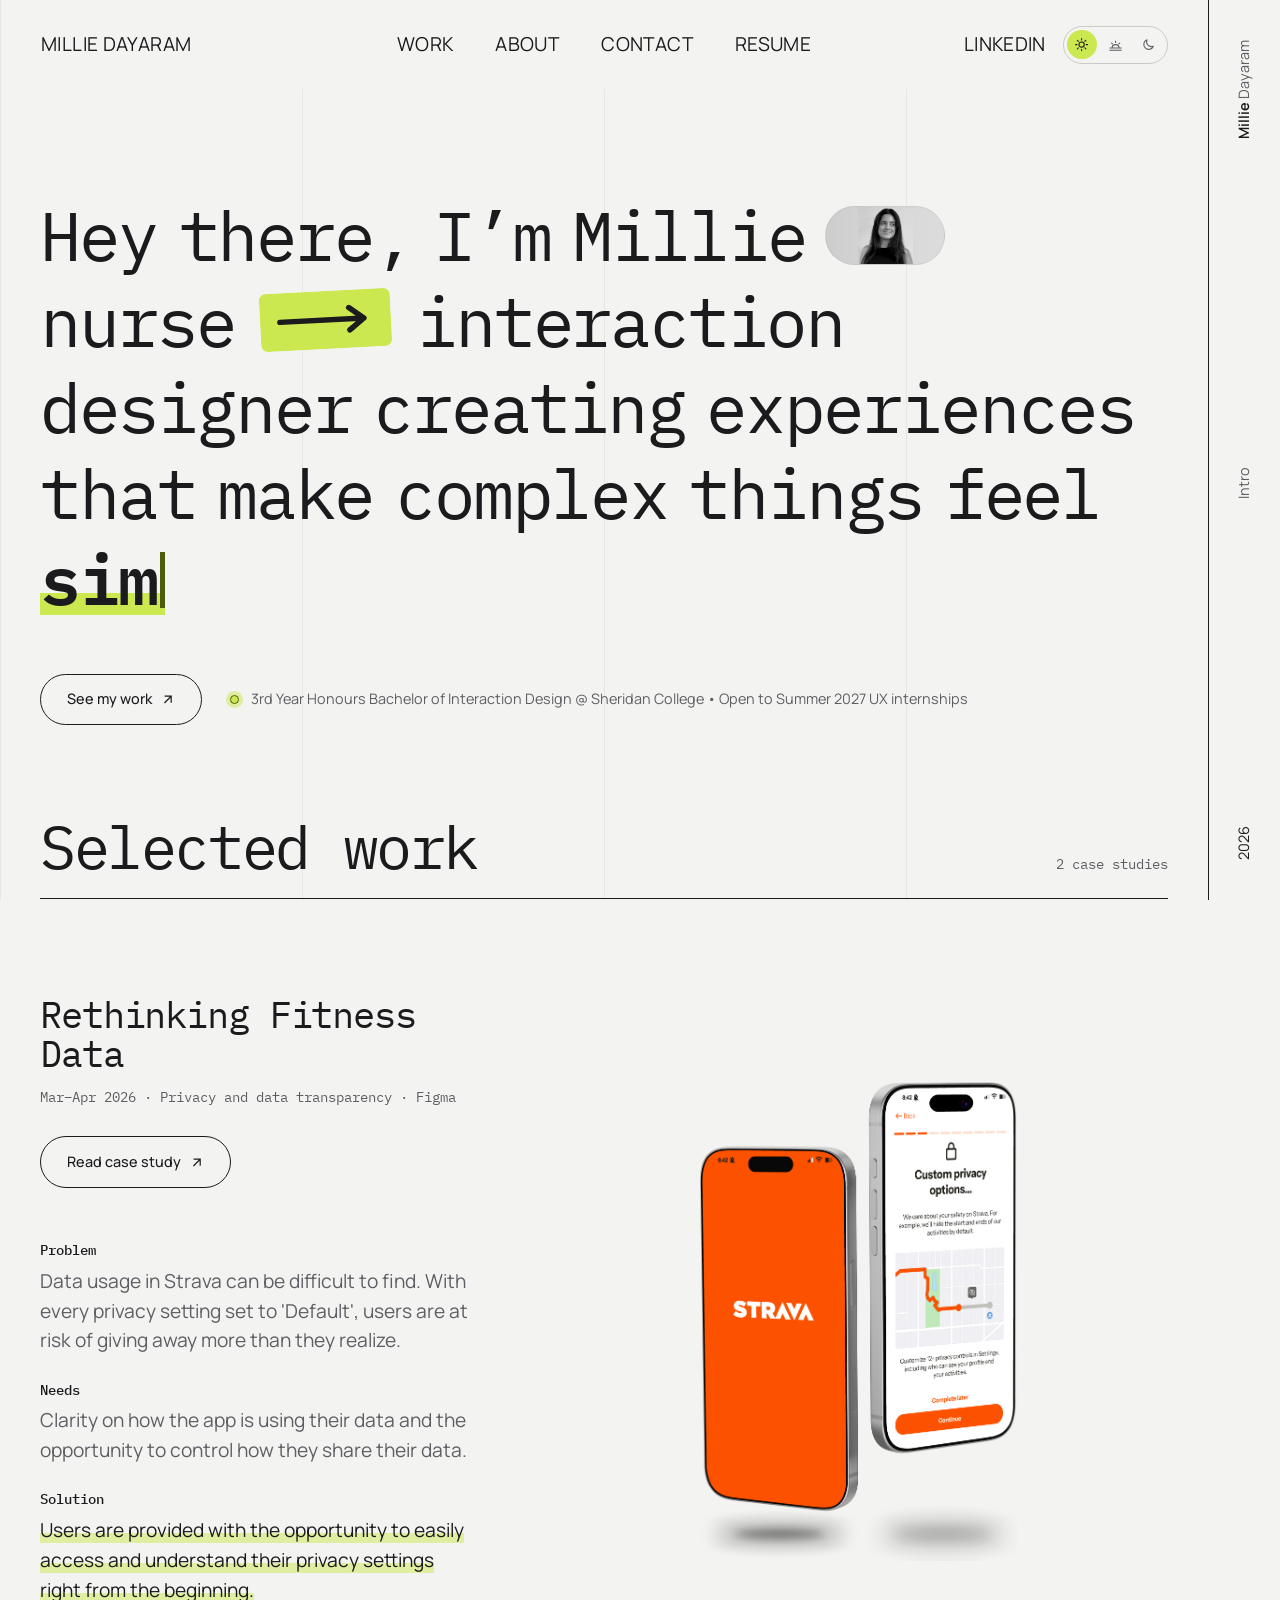
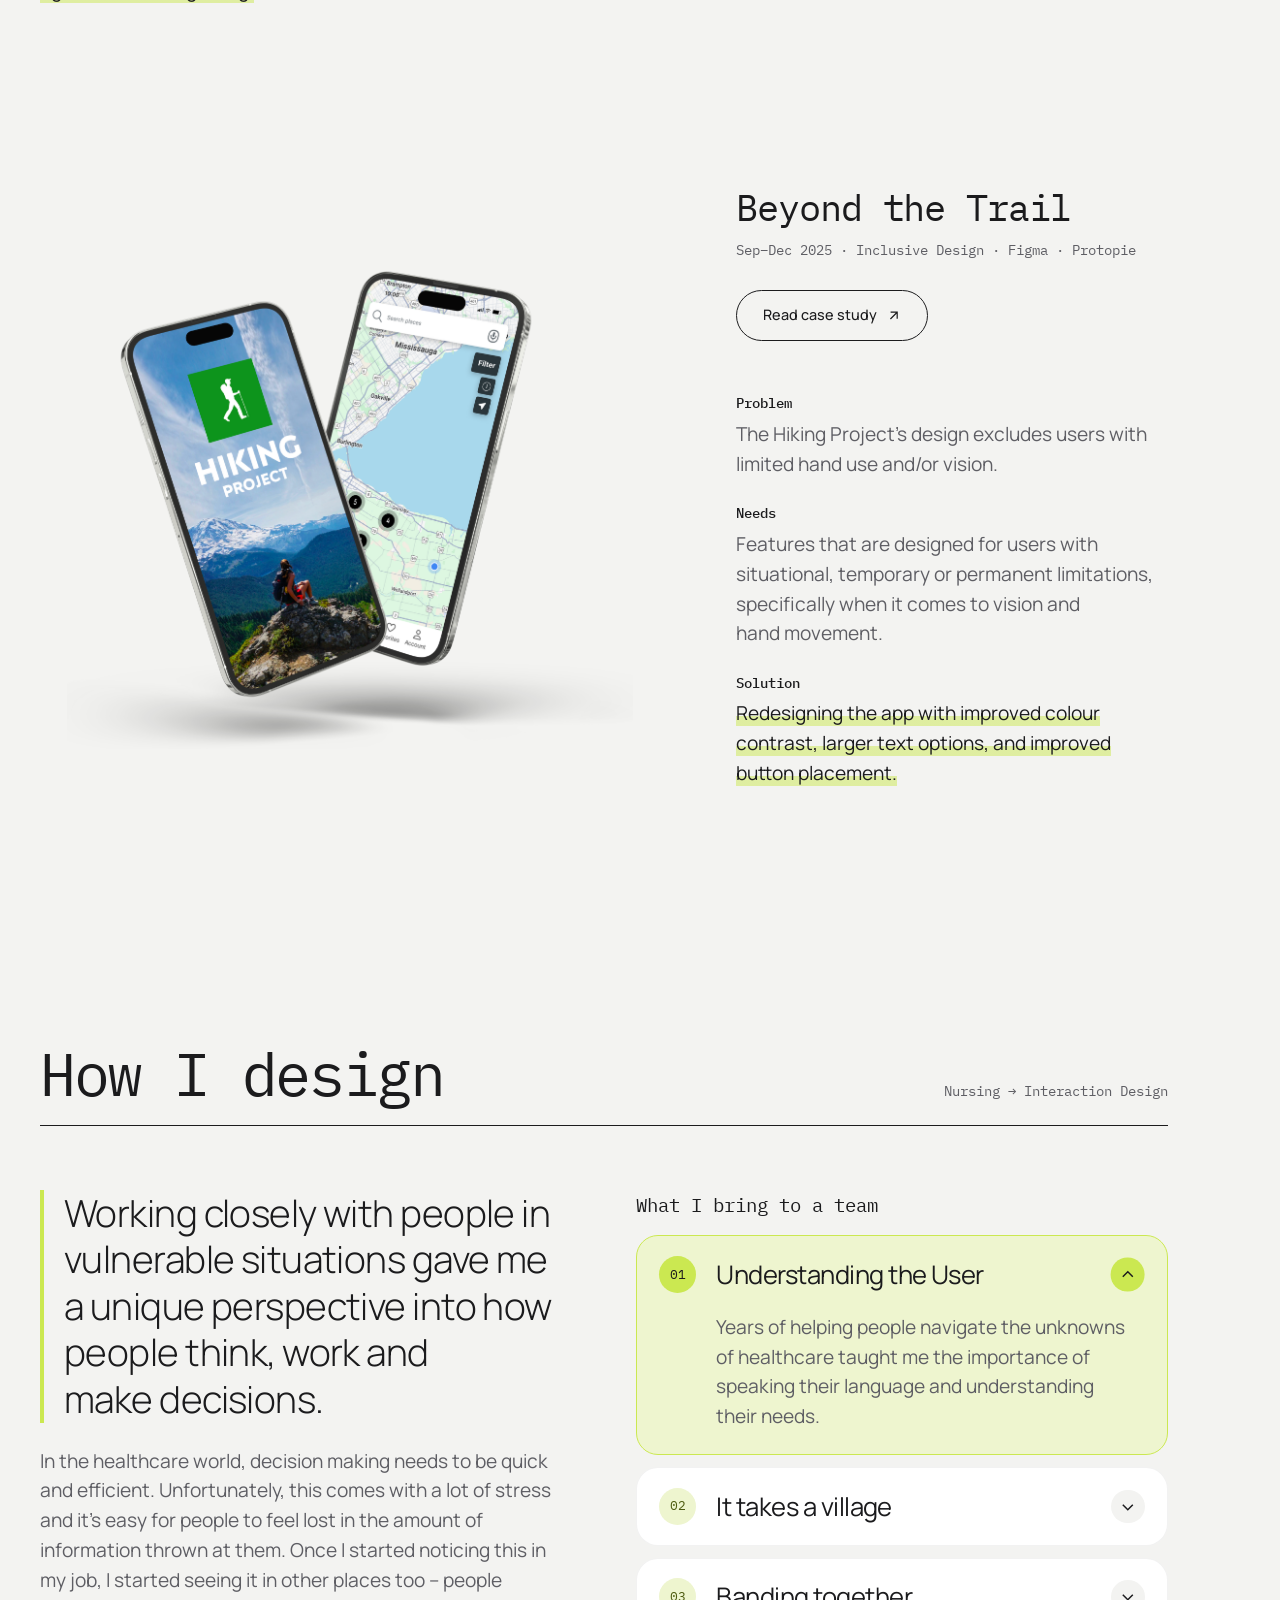
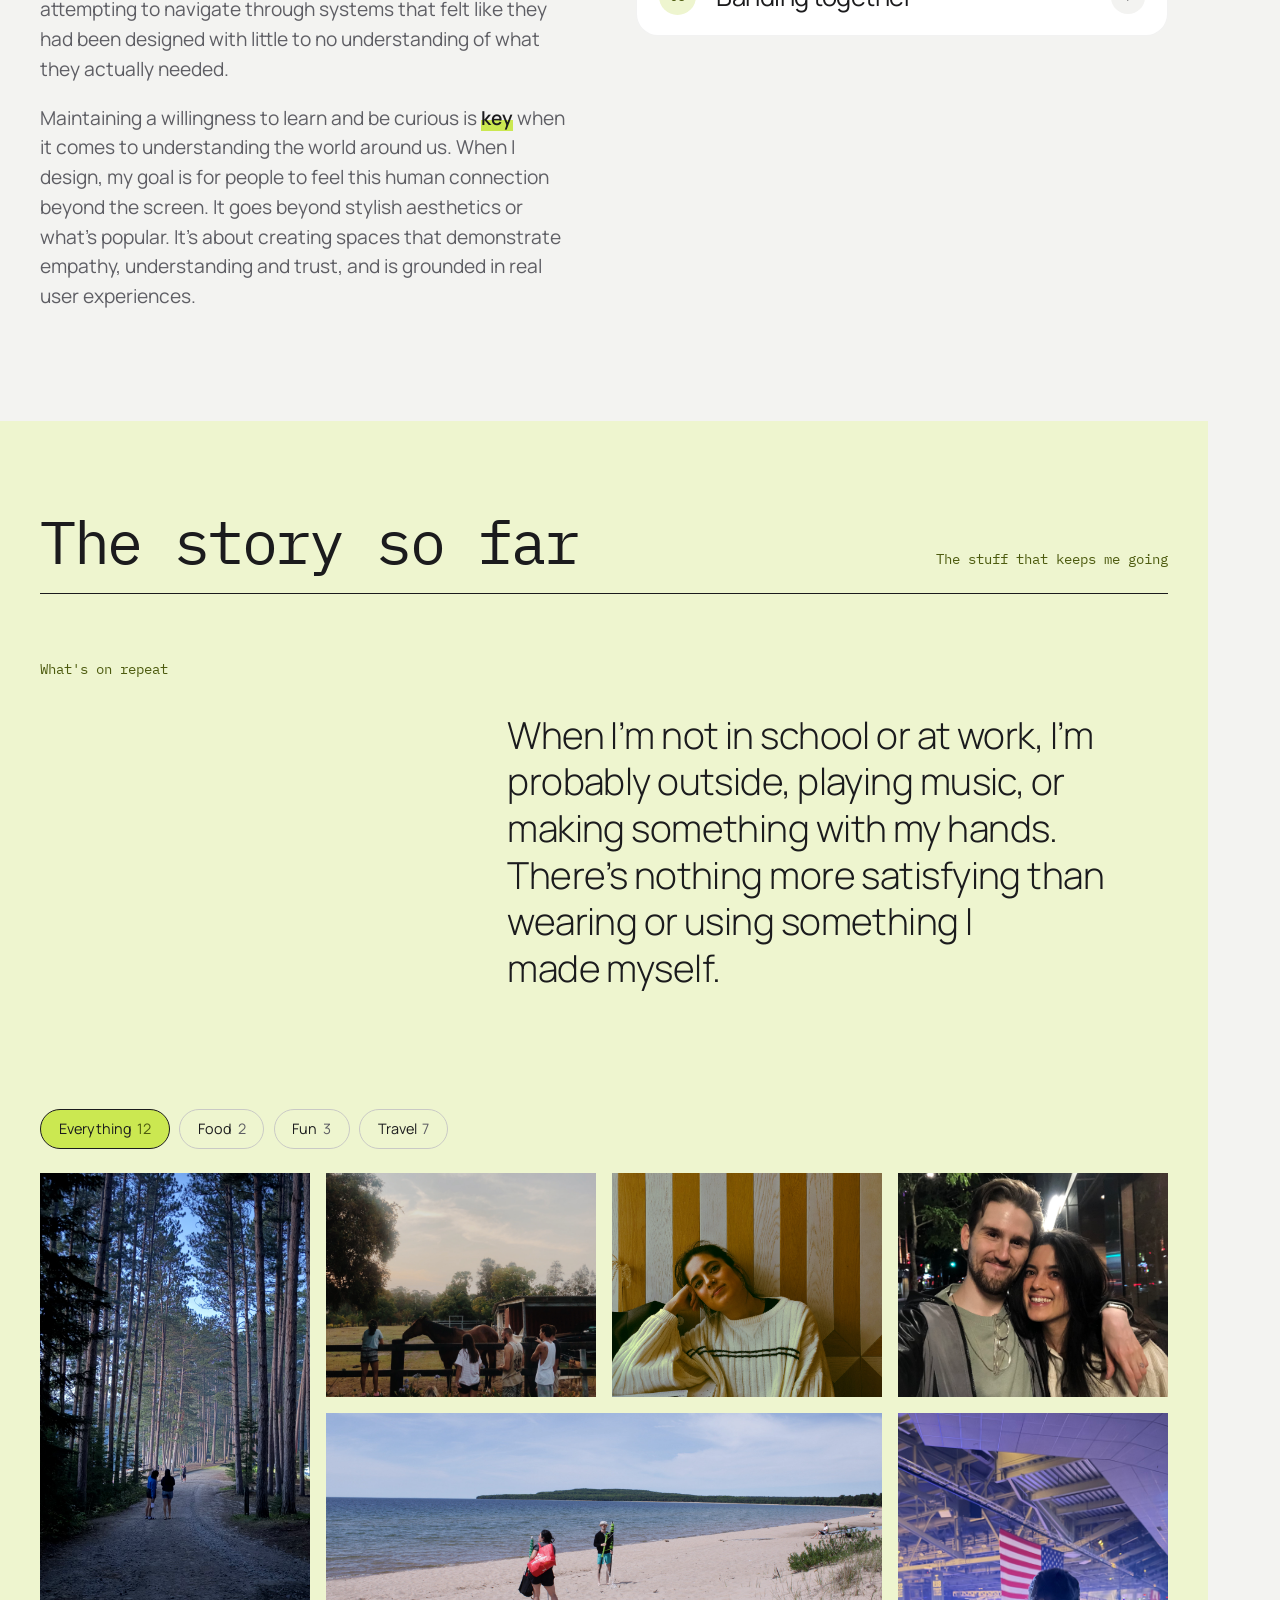
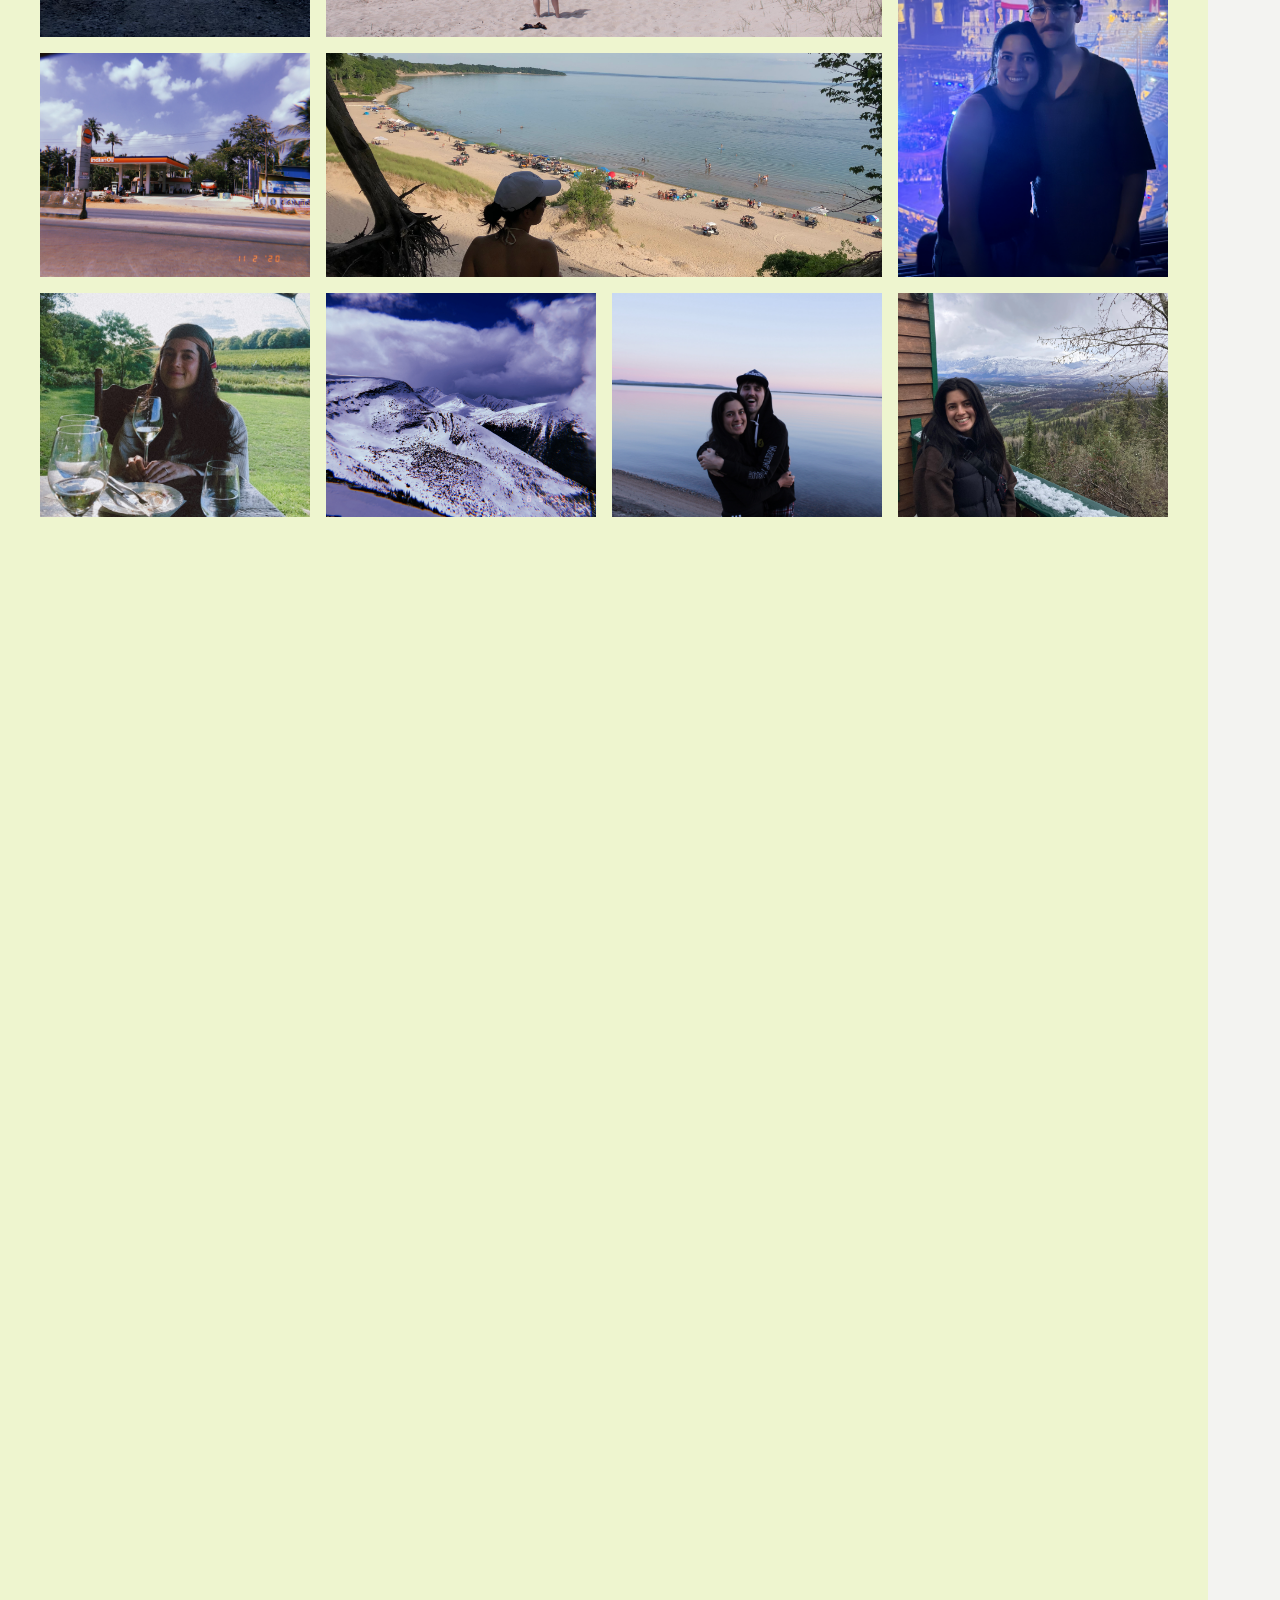
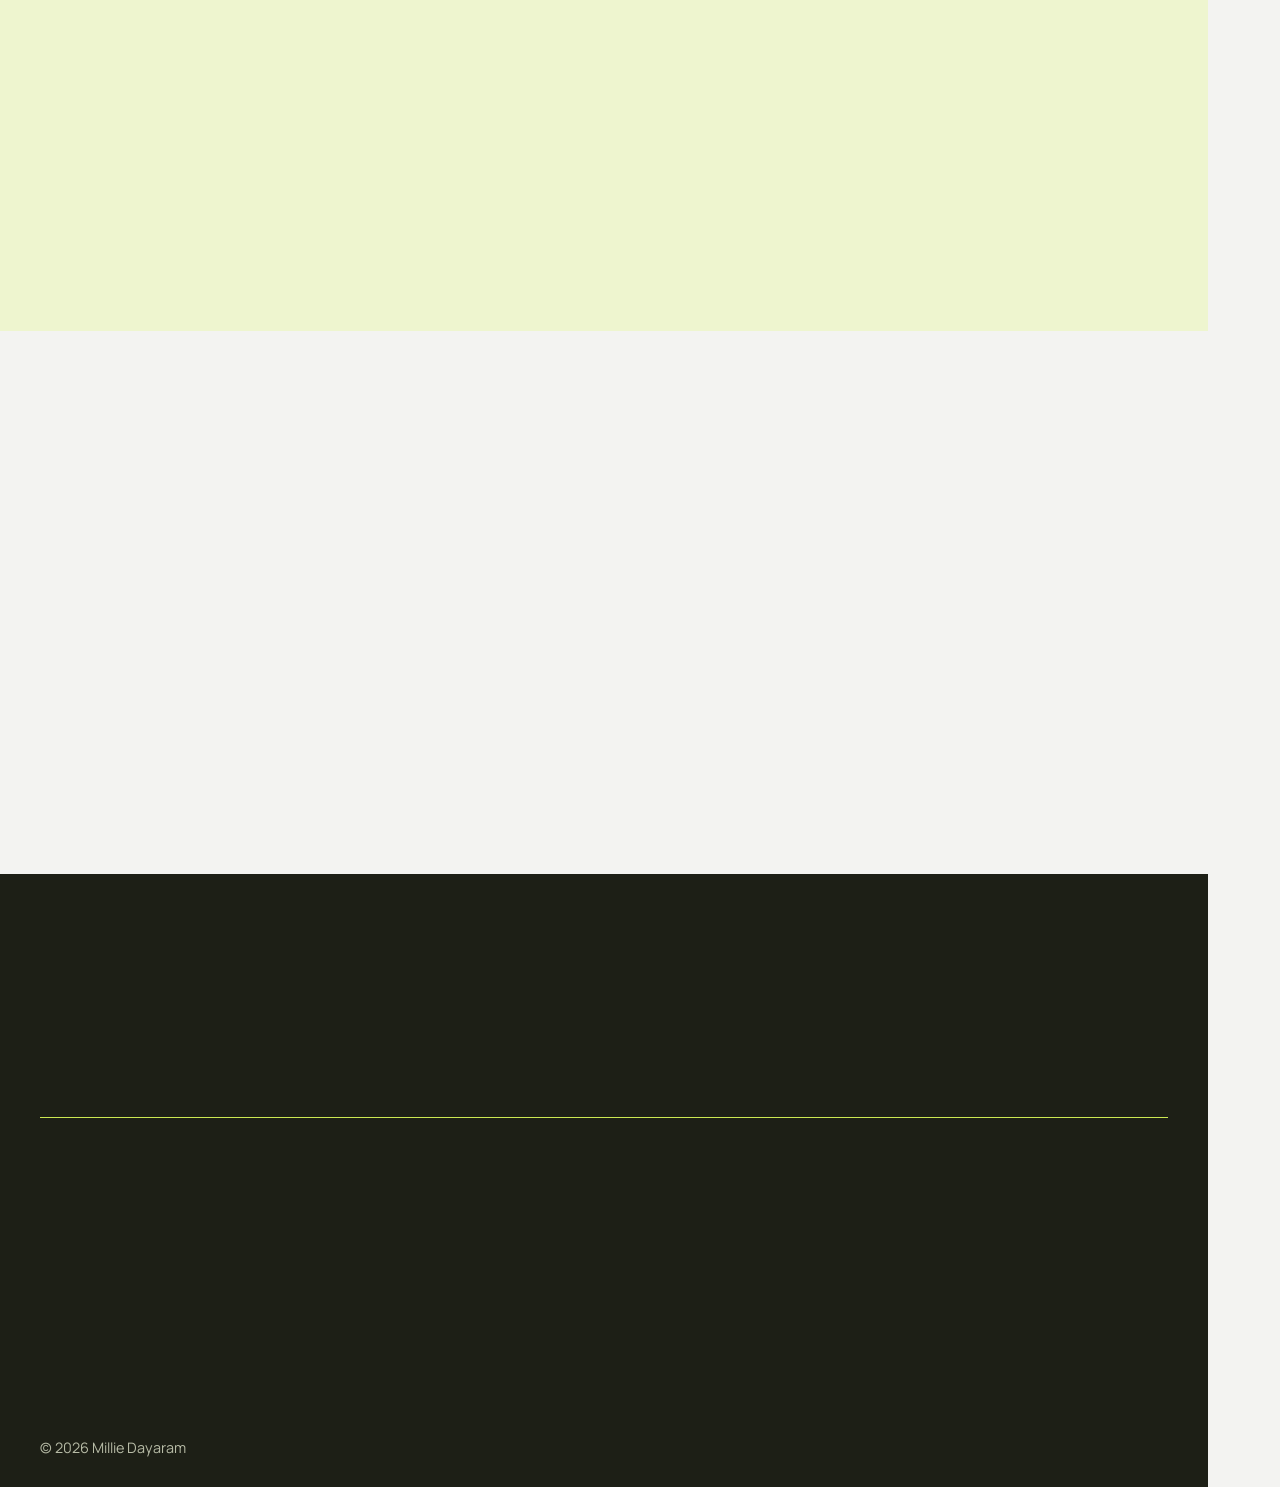
<file: index.html>
<!doctype html>
<html lang="en">
<head>
  <meta charset="utf-8">
  <meta name="viewport" content="width=device-width, initial-scale=1">
  <title>Millie Dayaram — Interaction Designer</title>
  <meta name="description" content="Portfolio of Millie Dayaram, an interaction design student and former registered nurse designing calm, clear experiences for people under pressure.">
  <link rel="preconnect" href="https://fonts.googleapis.com">
  <link rel="preconnect" href="https://fonts.gstatic.com" crossorigin>
  <link href="https://fonts.googleapis.com/css2?family=IBM+Plex+Mono:wght@400;500&family=Manrope:wght@300;400;500;600;700&display=swap" rel="stylesheet">
  <link rel="stylesheet" href="styles.css">
</head>
<body>
  <a class="skip-link" href="#main">Skip to content</a>
  <div class="grid-lines" aria-hidden="true"></div>

  <aside class="rail" aria-hidden="true">
    <span class="rail__label"><strong>Millie</strong> Dayaram</span>
    <span class="rail__label" data-rail-section>Intro</span>
    <span class="rail__section">2026</span>
  </aside>

  <div class="page">
    <header class="site-header wrap">
      <a class="site-header__name" href="index.html">Millie Dayaram</a>
      <nav class="site-nav" aria-label="Main">
        <ul>
          <li><a href="#work">Work</a></li>
          <li><a href="#approach">About</a></li>
          <li><a href="#contact">Contact</a></li>
          <!-- Put your resume PDF in the main folder and update the link -->
          <li><a href="resume.pdf">Resume</a></li>
        </ul>
      </nav>
       <a class="site-header__extra" href="https://www.linkedin.com/in/millie-dayaram" target="_blank" rel="noopener">LinkedIn</a>
    </header>

    <main id="main">
      <!-- ============ Intro ============ -->
      <section class="hero wrap" id="intro" data-section="Intro" aria-labelledby="intro-title">
        <h1 class="hero__statement" id="intro-title" data-typewriter>
          Hey there, I’m Millie <img class="hero__portrait" src="images/millie-pill.jpg" alt="Portrait of Millie smiling" width="577" height="600"> <span class="nowrap">nurse <span class="hero__arrow">→</span></span> interaction designer creating experiences that make complex things feel <a href="#approach"><span class="tw-word">simple</span></a>
        </h1>
        <div class="hero__meta">
          <a class="pill" href="#work">
            See my work
            <svg viewBox="0 0 24 24" aria-hidden="true"><path fill="currentColor" d="M6 6v2h8.59L5 17.59 6.41 19 16 9.41V18h2V6z"/></svg>
          </a>
          <p><span class="status-dot" aria-hidden="true"></span>3rd Year Honours Bachelor of Interaction Design @ Sheridan College • Open to Summer 2027 UX internships</p>
        </div>
      </section>

      <!-- ============ Work ============ -->
      <section class="section wrap" id="work" data-section="Work" aria-labelledby="work-title">
        <div class="section-title">
          <h2 id="work-title">Selected work</h2>
          <span>2 case studies</span>
        </div>

      <!-- Project: ChequeMate -->
        <!-- <article class="project">
          <div class="project__text">
            <h3 class="project__title"><a href="chequemate.html">ChequeMate</a></h3>
            <p class="project__when">Nov 2026 · Financial resilience · <span class="todo">Figma</span></p>
            <div class="project__link-row">
              <a class="pill" href="chequemate.html">
                Read case study
                <svg viewBox="0 0 24 24" aria-hidden="true"><path fill="currentColor" d="M6 6v2h8.59L5 17.59 6.41 19 16 9.41V18h2V6z"/></svg>
              </a>
            </div>
            <dl class="pnr">
              <dt>Problem</dt>
              <dd><span class="todo">An unexpected expense, like a job loss, car repair or rent increase, can throw people's finances off track, and most banking apps only show what has already happened.</span></dd>
              <dt>Needs</dt>
              <dd><span class="todo">A clear picture of how prepared they are for a financial shock, and simple, realistic steps to recover from one.</span></dd>
              <dt>Solution</dt>
              <dd><span class="todo">A financial resilience engine, built on banking data from 4,500 accounts, that tests a customer's finances against a shock and turns the result into a step-by-step plan, with challenges and badges to keep them motivated.</span></dd>
            </dl>
          </div>
          <div class="project__media">
            <img class="project__img" src="images/chequemate/chequemate-mockup.png" alt="The ChequeMate app on a phone, showing a customer's financial resilience plan.">
          </div> -->
        
        </article><!-- Strava -->
        <article class="project">
          <div class="project__text">
            <h3 class="project__title"><a href="fitness-app.html">Rethinking Fitness Data</a></h3>
            <p class="project__when">Mar–Apr 2026 · Privacy and data transparency · Figma</p>
            <div class="project__link-row">
              <a class="pill" href="fitness-app.html">
                Read case study
                <svg viewBox="0 0 24 24" aria-hidden="true"><path fill="currentColor" d="M6 6v2h8.59L5 17.59 6.41 19 16 9.41V18h2V6z"/></svg>
              </a>
            </div>
            <dl class="pnr">
              <dt>Problem</dt>
              <dd>Data usage in Strava can be difficult to find. With every privacy setting set to 'Default', users are at risk of giving away more than they realize.</dd>
              <dt>Needs</dt>
              <dd>Clarity on how the app is using their data and the opportunity to control how they share their data.</dd>
              <dt>Solution</dt>
              <dd><span class="todo">Users are provided with the opportunity to easily access and understand their privacy settings right from the beginning.</span></dd>
            </dl>
          </div>
          <div class="project__media">
            <img class="project__img" src="images/strava/strava-iphone-mockup-shadow.png" alt="Two iPhones showing the redesigned Strava app: the Strava splash screen, and the Custom privacy options screen from the new onboarding." width="1359" height="1840">
          </div>
        </article>

        <!-- Hiking Project -->
        <article class="project project--flip">
          <div class="project__text">
            <h3 class="project__title"><a href="hiking-app.html">Beyond the Trail</a></h3>
            <p class="project__when">Sep–Dec 2025 · Inclusive Design · Figma · Protopie</p>
            <div class="project__link-row">
              <a class="pill" href="hiking-app.html">
                Read case study
                <svg viewBox="0 0 24 24" aria-hidden="true"><path fill="currentColor" d="M6 6v2h8.59L5 17.59 6.41 19 16 9.41V18h2V6z"/></svg>
              </a>
            </div>
            <dl class="pnr">
              <dt>Problem</dt>
              <dd>The Hiking Project's design excludes users with limited hand use and/or vision.</dd>
              <dt>Needs</dt>
              <dd>Features that are designed for users with situational, temporary or permanent limitations, specifically when it comes to vision and hand movement.</dd>
              <dt>Solution</dt>
              <dd><span class="todo">Redesigning the app with improved colour contrast, larger text options, and improved button placement.</span></dd>
            </dl>
          </div>
          <div class="project__media">
            <img class="project__img" src="images/hiking-project/hiking-project-iphone-mockup.png" alt="The redesigned hiking app on an iPhone, with higher-contrast colours, larger text and easier-to-reach buttons.">
          </div>
        </article>
      </section>

      <!-- ============ Approach / About ============ -->
      <section class="section wrap" id="approach" data-section="About" aria-labelledby="approach-title">
        <div class="section-title">
          <h2 id="approach-title">How I design</h2>
          <span>Nursing → Interaction Design</span>
        </div>

        <div class="approach">
          <div>
            <p class="approach__lead">Working closely with people in vulnerable situations gave me a unique perspective into how people think, work and make decisions.</p>
            <div class="approach__body">
              <p>In the healthcare world, decision making needs to be quick and efficient. Unfortunately, this comes with a lot of stress and it's easy for people to feel lost in the amount of information thrown at them. Once I started noticing this in my job, I started seeing it in other places too – people attempting to navigate through systems that felt like they had been designed with little to no understanding of what they actually needed.</p>
              <p>Maintaining a willingness to learn and be curious is <strong>key</strong> when it comes to understanding the world around us. When I design, my goal is for people to feel this human connection beyond the screen. It goes beyond stylish aesthetics or what's popular. It's about creating spaces that demonstrate empathy, understanding and trust, and is grounded in real user experiences.</p>
            </div>
          </div>

          <div class="accordion">
            <p class="accordion__intro">What I bring to a team</p>
            <details open>
              <summary>
                Understanding the User
                <svg viewBox="0 0 16 16" aria-hidden="true"><path fill="none" stroke="currentColor" stroke-width="1.5" d="M3 6l5 5 5-5"/></svg>
              </summary>
              <p>Years of helping people navigate the unknowns of healthcare taught me the importance of speaking their language and understanding their needs.</p>
            </details>
            <details>
              <summary>
                It takes a village
                <svg viewBox="0 0 16 16" aria-hidden="true"><path fill="none" stroke="currentColor" stroke-width="1.5" d="M3 6l5 5 5-5"/></svg>
              </summary>
              <p>Design is a multidisciplinary effort that requires collaboration and the willingness to be open and learn from each other. I know I don't know everything, and I value the knowledge and skills of those around me.
            
              </p>
            </details>
            <details>
              <summary>
                Banding together
                <svg viewBox="0 0 16 16" aria-hidden="true"><path fill="none" stroke="currentColor" stroke-width="1.5" d="M3 6l5 5 5-5"/></svg>
              </summary>
              <p>Supporting each other and working together is how we create the best experiences for people, including ourselves!</p>
            </details>
            </div>
        </div>
      </section>

      <!-- ============ Tools ============
           Grouped list of tools. Add or remove a <li> to change what's shown. -->
      <!-- <section class="section wrap" id="tools" data-section="Tools" aria-labelledby="tools-title">
        <div class="section-title">
          <h2 id="tools-title">Tools</h2>
          <span>What I design and build with</span>
        </div>
        <div class="tools">
          <div class="tools__group">
            <h3 class="tools__label">Design &amp; prototyping</h3>
            <ul class="tools__list">
              <li>Figma</li>
              <li>Protopie</li>
              <li>Framer</li>
            </ul>
          </div>
          <div class="tools__group">
            <h3 class="tools__label">Code</h3>
            <ul class="tools__list">
              <li>HTML</li>
              <li>CSS</li>
              <li>JavaScript</li>
              <li>GitHub</li>
            </ul>
          </div>
          <div class="tools__group">
            <h3 class="tools__label">Website builders</h3>
            <ul class="tools__list">
              <li>Wix</li>
              <li>Framer</li>
            </ul>
          </div>
        </div>
      </section> -->

      <!-- ============ Beyond design ============ -->
      <section class="section wrap band band--lime" id="life" data-section="Life" aria-labelledby="life-title">
        <div class="section-title">
          <h2 id="life-title">The story so far</h2>
          <span>The stuff that keeps me going</span>
        </div>

        <div class="life__top">
          <div class="life__listening">
            <p class="life__label">What's on repeat</p>
            <iframe class="life__player"
                    src="https://open.spotify.com/embed/playlist/0u87bnviADv1MMYPwZg2Tr?utm_source=generator"
                    loading="lazy" title="Millie's Spotify playlist"
                    allow="autoplay; clipboard-write; encrypted-media; fullscreen; picture-in-picture"></iframe>
          </div>
          <p class="life__intro">When I’m not in school or at work, I’m probably outside, playing music, or making something with my hands. There’s nothing more satisfying than wearing or using something I made myself.</p>
        </div>

        <!-- Photo gallery
             To add a photo: replace the <div class="ph">…</div> inside an item with
               <img src="images/life-1.jpg" alt="Describe the photo">
             data-tag   = which filter it belongs to: food, fun or travel
             data-size  = optional: "tall" (portrait photos) or "wide" (landscape photos)
             Copy a whole <li> … </li> to add more photos. -->
        <div class="gallery">
          <div class="gallery__filters" role="group" aria-label="Filter photos">
          <button type="button" class="chip" data-filter="all" aria-pressed="true">Everything</button>
          <button type="button" class="chip" data-filter="food" aria-pressed="false">Food</button>
          <button type="button" class="chip" data-filter="fun" aria-pressed="false">Fun</button>
          <button type="button" class="chip" data-filter="travel" aria-pressed="false">Travel</button>
          </div>
          <p class="visually-hidden" aria-live="polite" data-gallery-status></p>
          <ul class="gallery__grid">
          <li class="gallery__item" data-tag="travel" data-size="tall">
            <button class="gallery__open" type="button">
              <div class="ph"><img src="images/about/algonquin-camping.png" alt="Camping in Algonquin"></div>
              <span class="gallery__caption"><span class="todo">Camping in Algonquin Provincial Park</span></span>
            </button>
          </li>
          <li class="gallery__item" data-tag="travel">
            <button class="gallery__open" type="button">
              <div class="ph"><img src="images/about/australia.png" alt="Friends in Australia"></div>
              <span class="gallery__caption"><span class="todo">Newcastle, Australia</span></span>
            </button>
          </li>
          <li class="gallery__item" data-tag="food">
            <button class="gallery__open" type="button">
              <div class="ph"><img src="images/about/coffee.png" alt="At a Toronto coffee shop"></div>
              <span class="gallery__caption"><span class="todo">At a coffee shop</span></span>
            </button>
          </li>
          <li class="gallery__item" data-tag="travel" data-size="wide">
            <button class="gallery__open" type="button">
              <div class="ph"><img src="images/about/pancake-bay-2.jpg" alt="Pancake Bay Beach"></div>
              <span class="gallery__caption"><span class="todo">Pancake Bay Beach</span></span>
            </button>
          </li>
          <li class="gallery__item" data-tag="fun">
            <button class="gallery__open" type="button">
              <div class="ph"><img src="images/about/me_adam.png" alt="Millie and Adam"></div>
              <span class="gallery__caption"><span class="todo">Exploring Toronto</span></span>
            </button>
          </li>
          <li class="gallery__item" data-tag="fun" data-size="tall">
            <button class="gallery__open" type="button">
              <div class="ph"><img src="images/about/tame-impala.png" alt="At a Tame Impala concert"></div>
              <span class="gallery__caption"><span class="todo">Seeing Tame Impala live</span></span>
            </button>
          </li>
          <li class="gallery__item" data-tag="travel">
            <button class="gallery__open" type="button">
              <div class="ph"><img src="images/about/india.png" alt="Gas station in India"></div>
              <span class="gallery__caption"><span class="todo">Travelling in India</span></span>
            </button>
          </li>
          <li class="gallery__item" data-tag="fun" data-size="wide">
            <button class="gallery__open" type="button">
              <div class="ph"><img src="images/about/port-colbourne.png" alt="A beach in Port Colborne"></div>
              <span class="gallery__caption"><span class="todo">At a beach in Port Colborne</span></span>
            </button>
          </li>
          <li class="gallery__item" data-tag="food">
            <button class="gallery__open" type="button">
              <div class="ph"><img src="images/about/westcott.jpg" alt="At Westcott Winery"></div>
              <span class="gallery__caption"><span class="todo">At Westcott Winery</span></span>
            </button>
          </li>
          <li class="gallery__item" data-tag="travel">
            <button class="gallery__open" type="button">
              <div class="ph"><img src="images/about/jasper.jpg" alt="Rocky Mountains in Jasper"></div>
              <span class="gallery__caption"><span class="todo">Rocky Mountains in Jasper</span></span>
            </button>
          </li>
          <li class="gallery__item" data-tag="travel">
            <button class="gallery__open" type="button">
              <div class="ph"><img src="images/about/pancake-bay.jpg" alt="Lake Superior"></div>
              <span class="gallery__caption"><span class="todo">Visiting Lake Superior</span></span>
            </button>
          </li>
          <li class="gallery__item" data-tag="travel">
            <button class="gallery__open" type="button">
              <div class="ph"><img src="images/about/jasper-2.png" alt="Selfie in Jasper"></div>
              <span class="gallery__caption"><span class="todo">Visiting Jasper National Park for the first time</span></span>
            </button>
          </li>
          </ul>
        </div>

        <dialog class="viewer" aria-label="Photo viewer">
          <div class="viewer__inner">
            <div class="viewer__media" data-viewer-media></div>
            <div class="viewer__bar">
              <p class="viewer__caption" data-viewer-caption></p>
              <div class="viewer__controls">
                <span class="viewer__count" data-viewer-count></span>
                <button type="button" class="viewer__btn" data-viewer-prev aria-label="Previous photo">
                  <svg viewBox="0 0 16 16" aria-hidden="true"><path fill="none" stroke="currentColor" stroke-width="1.5" d="M10 3L5 8l5 5"/></svg>
                </button>
                <button type="button" class="viewer__btn" data-viewer-next aria-label="Next photo">
                  <svg viewBox="0 0 16 16" aria-hidden="true"><path fill="none" stroke="currentColor" stroke-width="1.5" d="M6 3l5 5-5 5"/></svg>
                </button>
                <button type="button" class="pill viewer__close" data-viewer-close>Close</button>
              </div>
            </div>
          </div>
        </dialog>

        <h3 class="life__subhead">Where I find inspiration</h3>
        <div class="inspo">
          <article>
            <h4>Connecting with people</h4>
            <p>I’m always inspired by how people are creating and growing, and I love hearing what they’re working on or thinking about. Good food and good conversation are my love language. Also, I have no shame in scrolling endlessly watching people flip houses and furniture.</p>
          </article>
          <article>
            <h4>Touching grass</h4>
            <p>Moving my body is how I refresh my brain. Hearing the birds and feeling the sun on my skin brings me a sense of peace and refreshes me like nothing else can.</p>
          </article>
          <article>
            <h4>Investing in myself</h4>
            <p>Between school and work, it’s easy for the time to quickly disappear. I’ve worked hard to find a balance between work and play, and to keep doing things that bring me joy.</p>
          </article>
        </div>

        <h3 class="life__subhead">Lately</h3>
        <dl class="lately">
          <div>
            <dt>Reading</dt>
            <dd>Working through the Dungeon Crawler Carl series, plus whatever my book study is on
              <!-- Covers: replace a <span class="cover cover--empty">…</span> with
                    <img class="cover" src="images/lately/dungeon-crawler-carl.jpg" alt="Dungeon Crawler Carl book cover">
                   Copy a whole <li> … </li> to add more. -->
              <ul class="covers">
                <li><img class="cover" src="images/dungeon-crawler-carl.jpeg" alt="Dungeon Crawler Carl book cover"></li>
                <!-- <li><span class="cover cover--empty">Book study pick</span></li> -->
              </ul>
            </dd>
          </div>
          <div>
            <dt>Playing</dt>
            <dd>Guitar, piano and violin</dd>
          </div>
          <div>
            <dt>Making</dt>
            <dd>Getting back into knitting and sewing (yay!)</dd>
          </div>
          <div>
            <dt>Watching</dt>
            <dd>Movies and shows with my guy. All-time favourites: Arrival, Chernobyl, Mindhunter, Parks and Rec, Arrested Development
              <ul class="covers">
                <li><img class="cover" src="images/arrival.jpg" alt="Arrival movie cover"></li>
                <li><img class="cover" src="images/chernobyl.png" alt="Chernobyl TV show cover"></li>
                <li><img class="cover" src="images/mindhunter.png" alt="Mindhunter TV show cover"></li>
                <li><img class="cover" src="images/parks-and-rec.png" alt="Parks and Rec TV show cover"></li>
                <li><img class="cover" src="images/arrested-development.png" alt="Arrested Development TV show cover"></li>
              </ul>
            </dd>
          </div>
          <div>
            <dt>Exploring</dt>
            <dd>The beautiful Niagara Region</dd>
          </div>
        </dl>
      </section>

      <!-- ============ Background ============ -->
      <section class="section wrap" id="background" data-section="Background" aria-labelledby="background-title">
        <div class="section-title">
          <h2 id="background-title">Background</h2>
          <span>Niagara Region, Ontario</span>
        </div>
        <div class="background">
          <div>
            <h3>Education</h3>
            <ul class="entries">
              <li>
                <span class="what">Honours Bachelor of Interaction Design</span>
                <span class="where">Sheridan College | GPA 3.6/4.0</span>
                <span class="when">Expected 2028</span>
              </li>
              <li>
                <span class="what">Honours Bachelor of Nursing</span>
                <span class="where">Brock University</span>
                <span class="when">2017</span>
              </li>
            </ul>
          </div>
          <div>
            <h3>Experience</h3>
            <ul class="entries">
              <li>
                <span class="what">Registered Nurse</span>
                <span class="where">Niagara Health, Niagara Region</span>
                <span class="when"><span class="todo">2024-Present</span></span>
              </li>
                <li>
                <span class="what">Registered Nurse</span>
                <span class="where">Meridia Medical, Toronto</span>
                <span class="when"><span class="todo">2023-2024</span></span>
              </li>
            </ul>
          </div>
        </div>
      </section>

      <!-- ============ Contact ============ -->
      <section class="section wrap band band--night" id="contact" data-section="Contact" aria-labelledby="contact-title">
        <h2 class="contact__big" id="contact-title">Let’s talk.</h2>
        <div class="contact__grid">
          <div>
            <h3>About</h3>
            <p>Millie Dayaram<br>Interaction Designer</p>
          </div>
          <div>
            <h3>Contact</h3>
            <ul>
              <!-- Add the email you want employers to use -->
              <li><a href="mailto:milliedayaram@gmail.com">milliedayaram@gmail.com</a></li>
            </ul>
          </div>
          <div>
            <h3>Elsewhere</h3>
            <ul>
              <li><a href="https://www.linkedin.com/in/millie-dayaram">LinkedIn</a></li>
              <li><a href="https://github.com/millivanillie">GitHub</a></li>
              <li><a href="resume.pdf">Resume (PDF)</a></li>
            </ul>
          </div>
        </div>
      </section>
    </main>

    <footer class="site-footer wrap band band--night">
      <p>© <span data-year>2026</span> Millie Dayaram</p>
      <!-- <p>Designed and coded by me in VS Code</p> -->
    </footer>
  </div>

  <script src="script.js"></script>
</body>
</html>
</file>
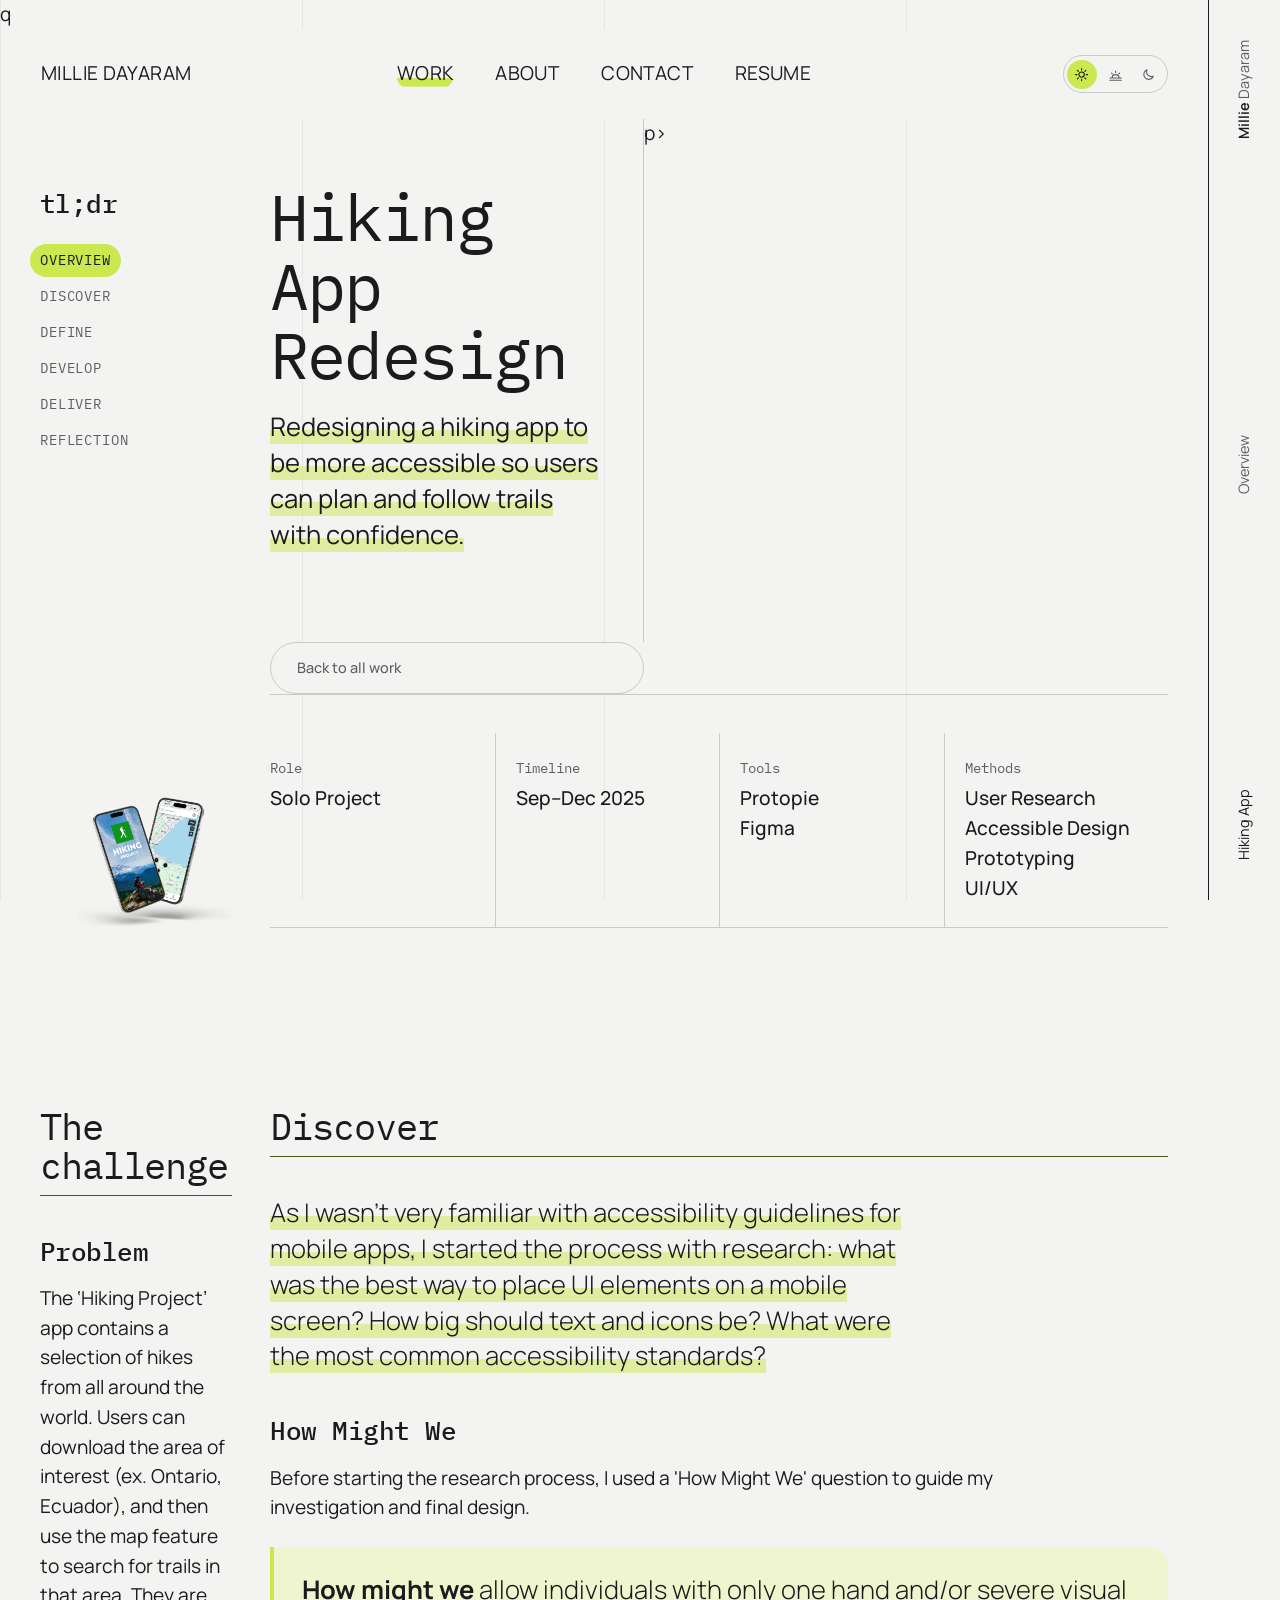
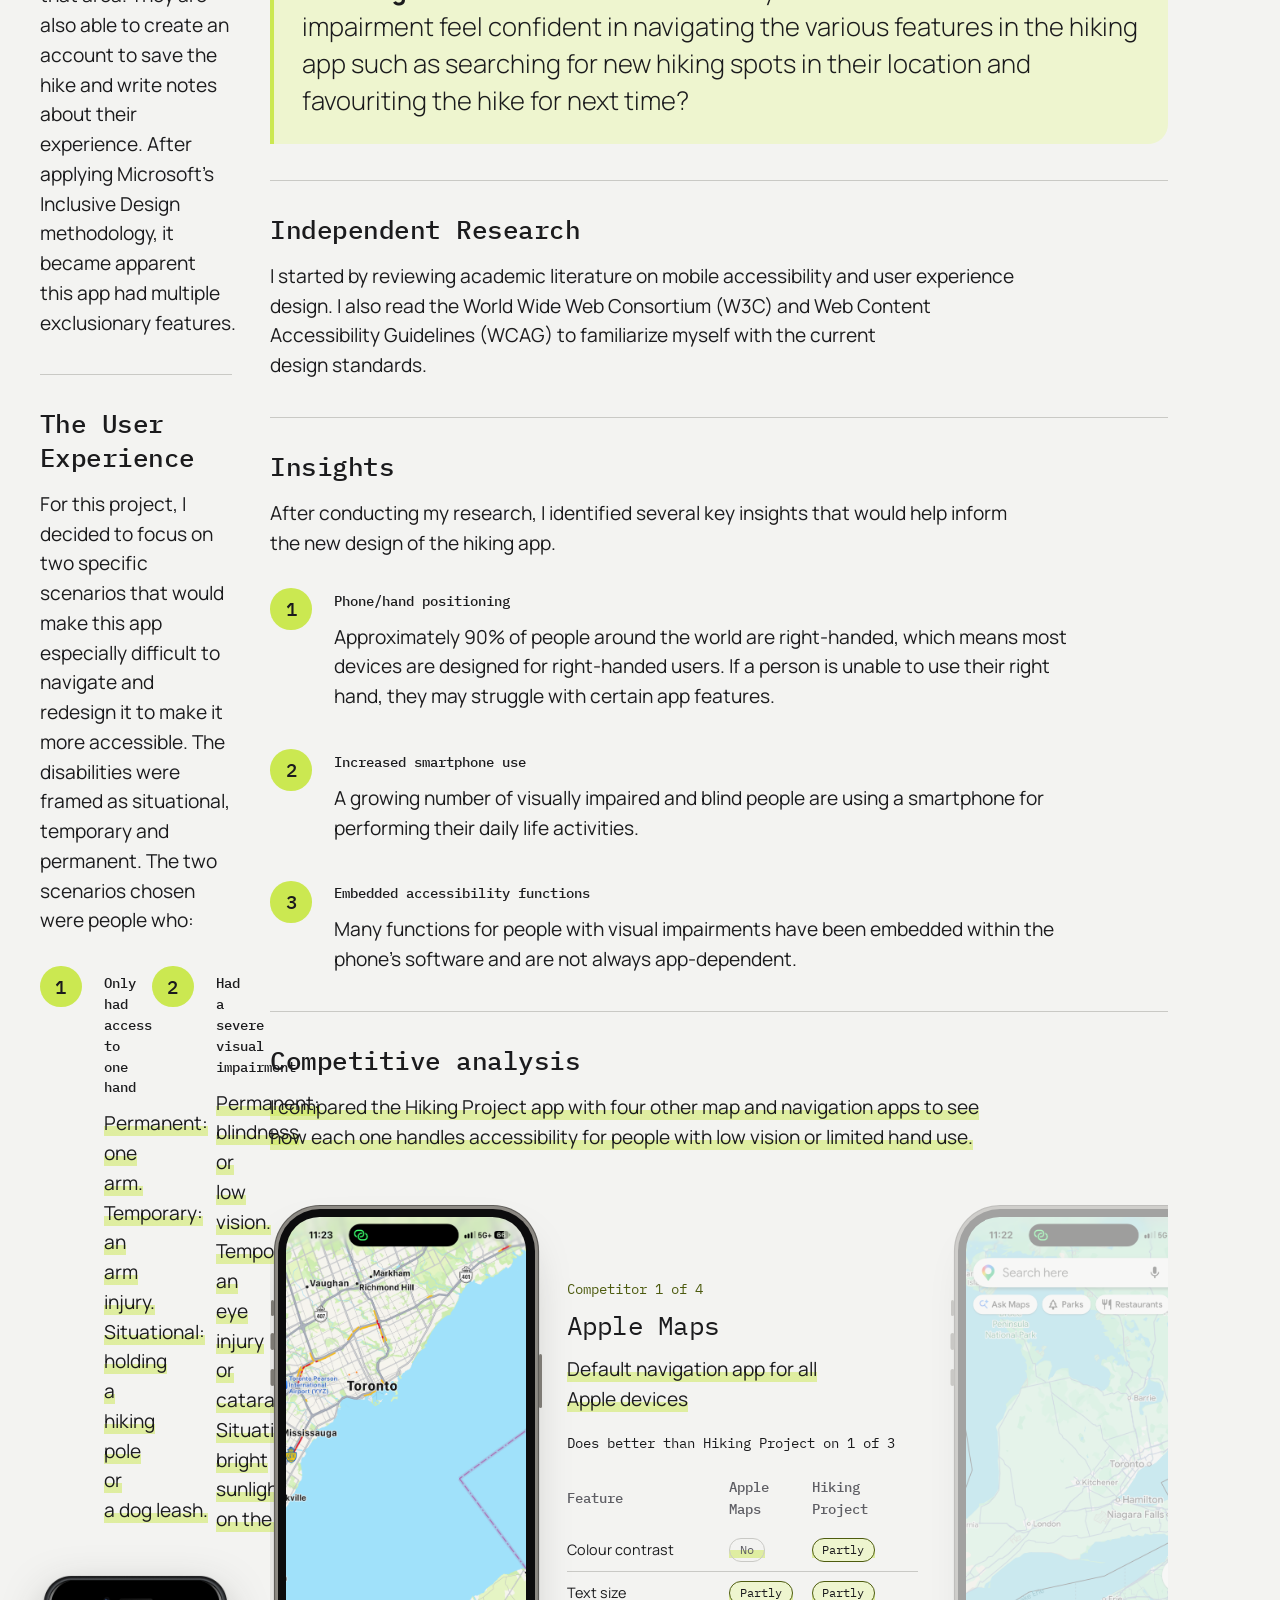
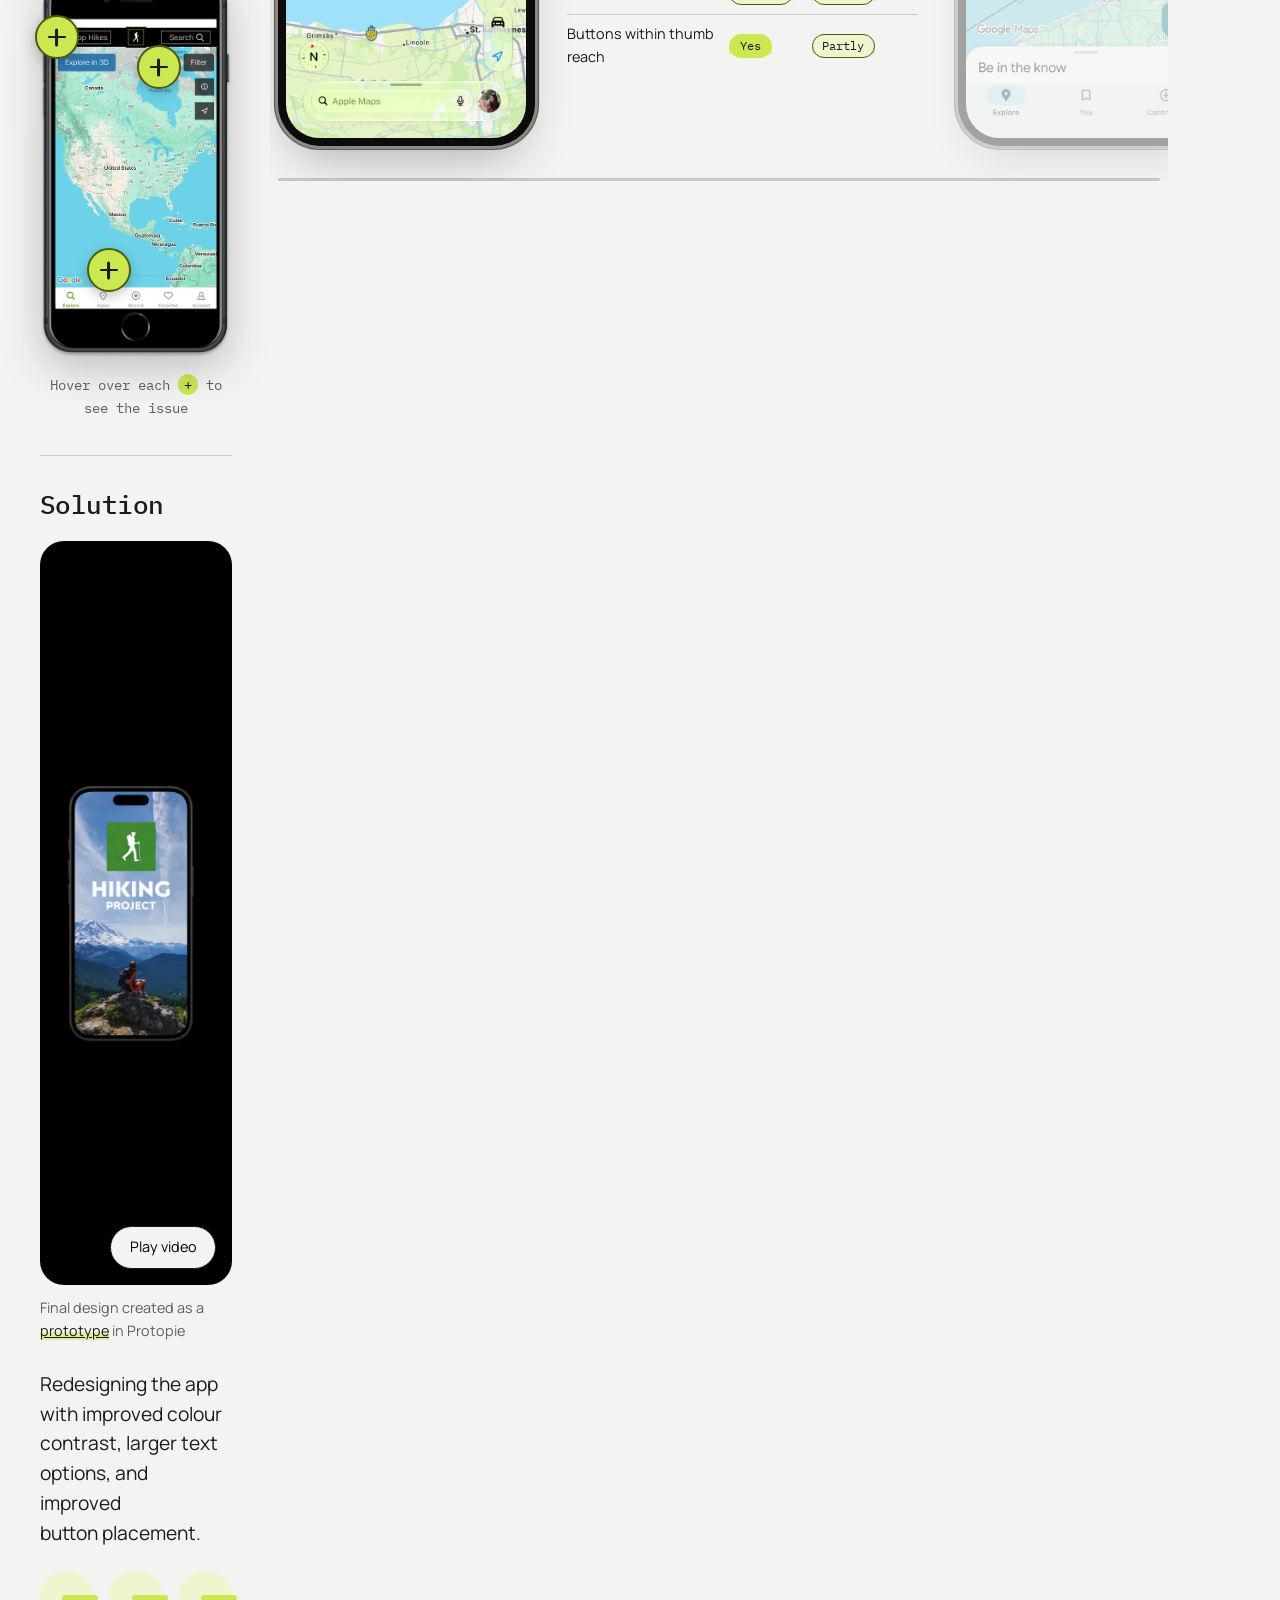
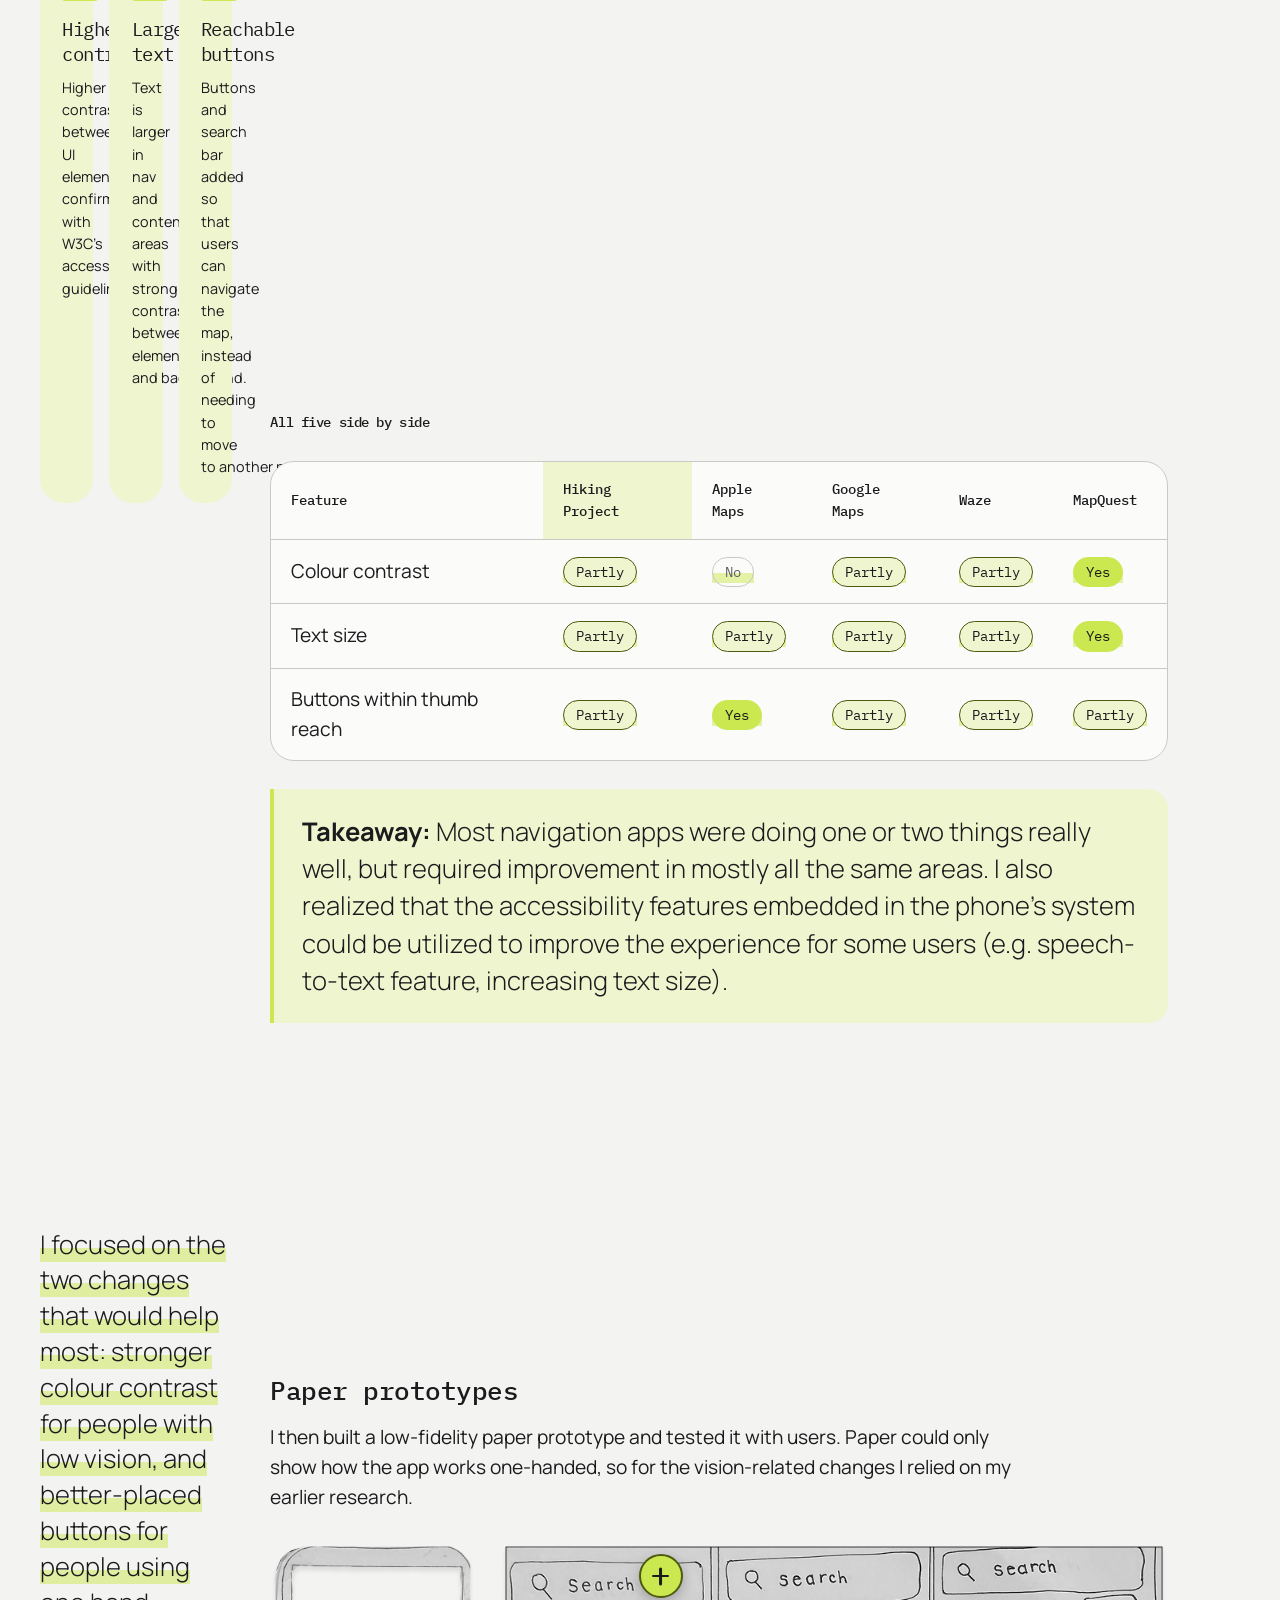
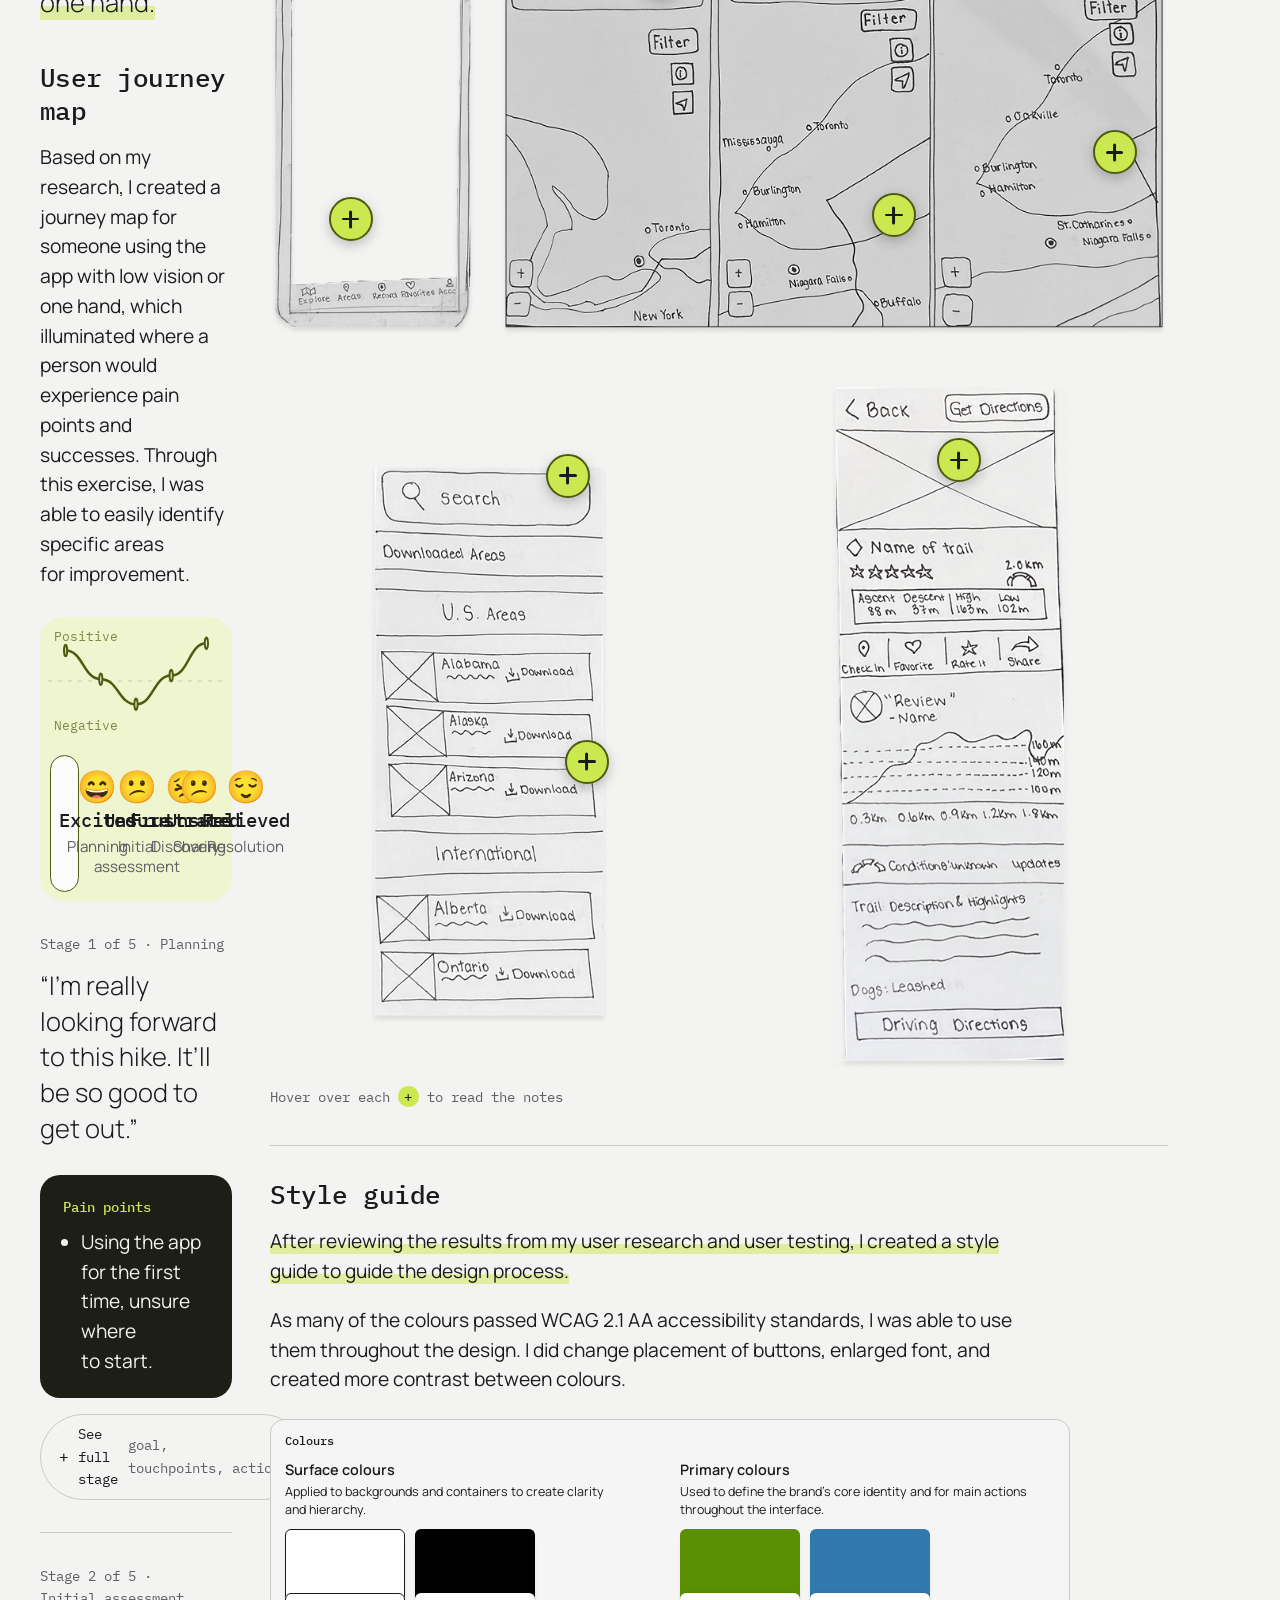
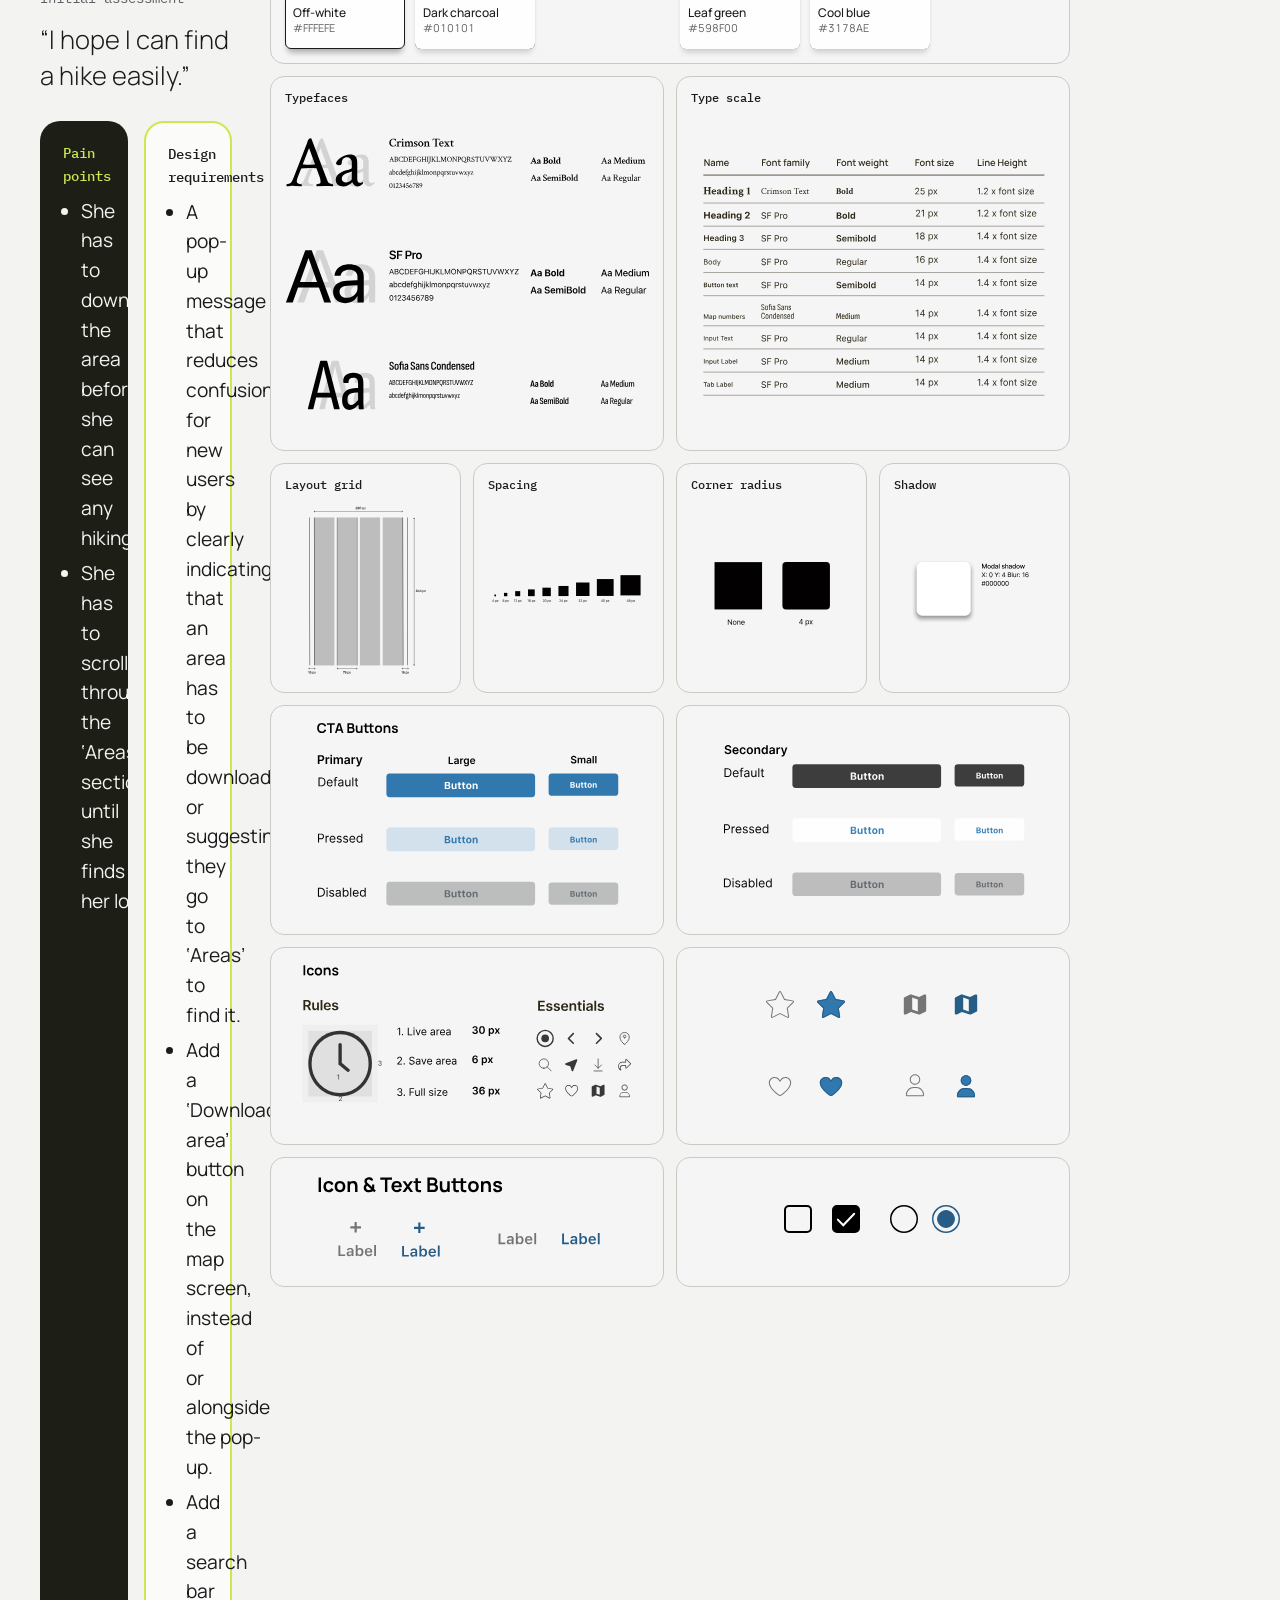
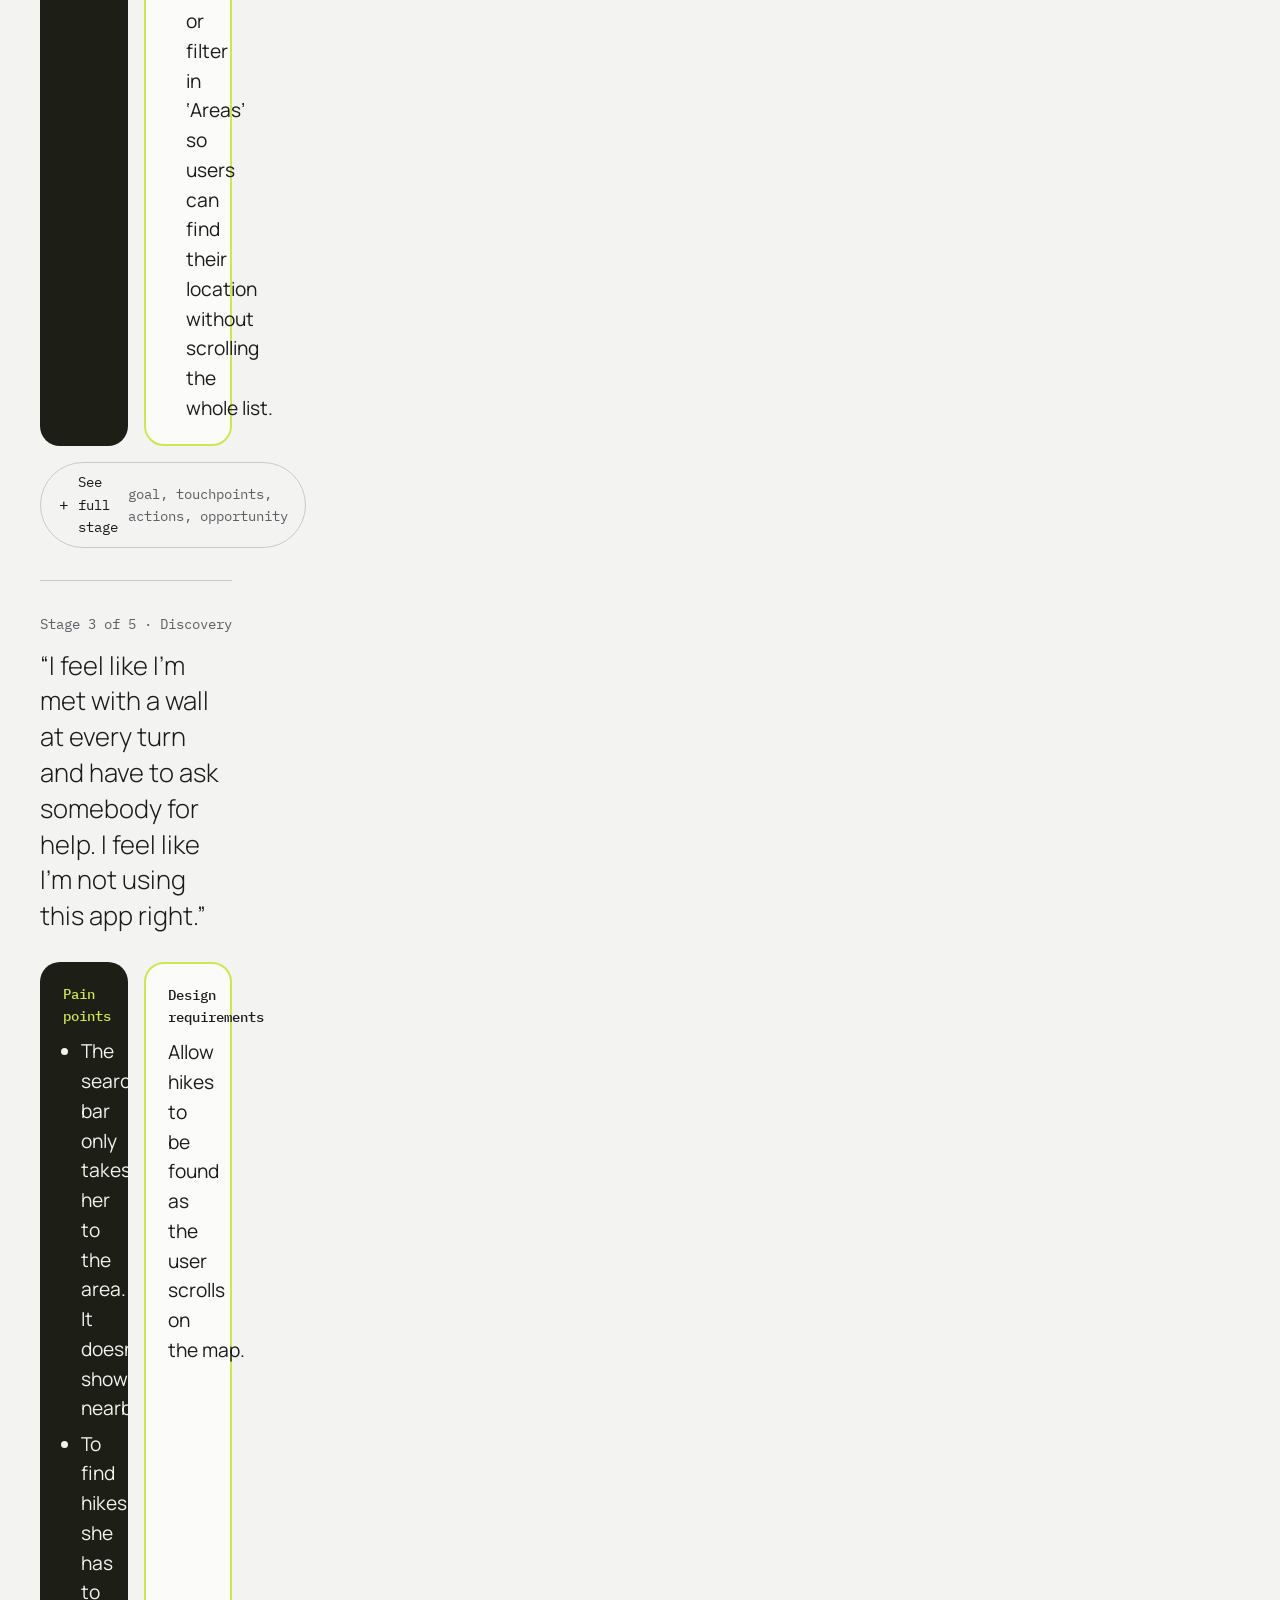
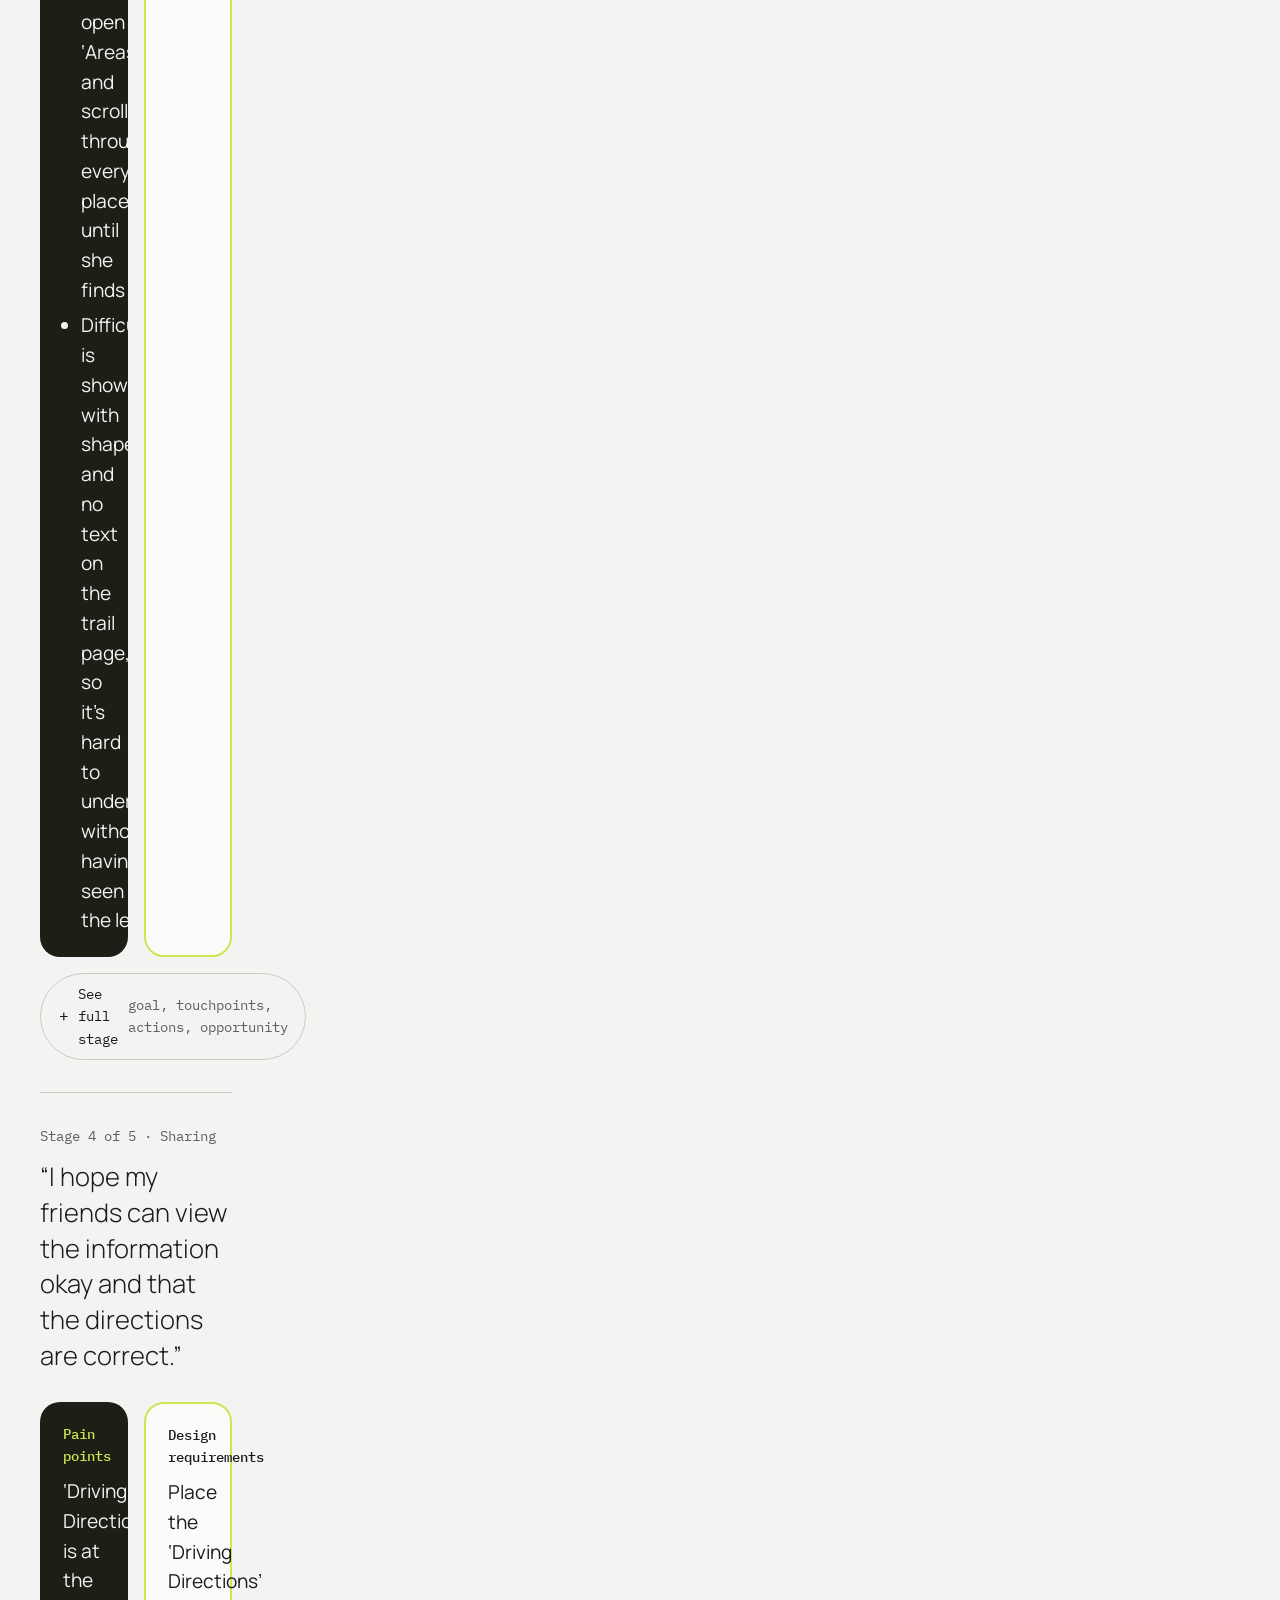
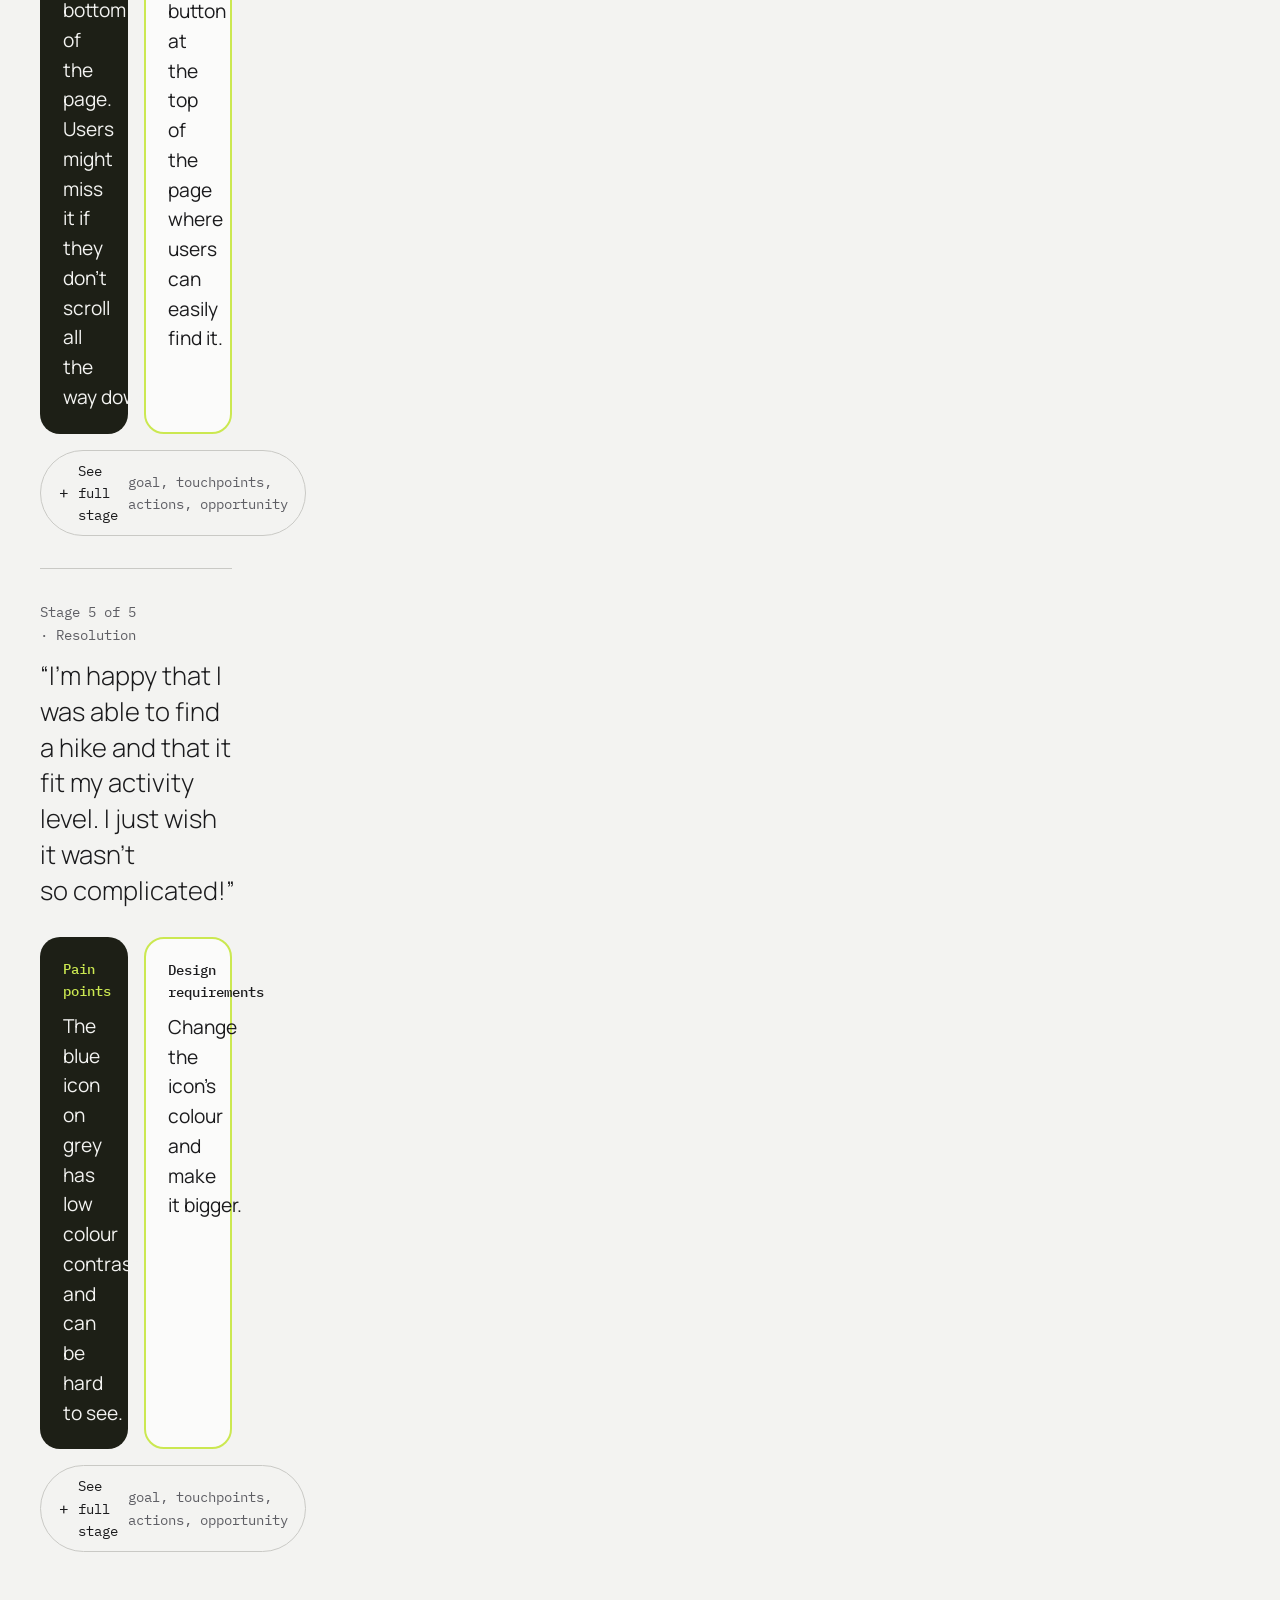
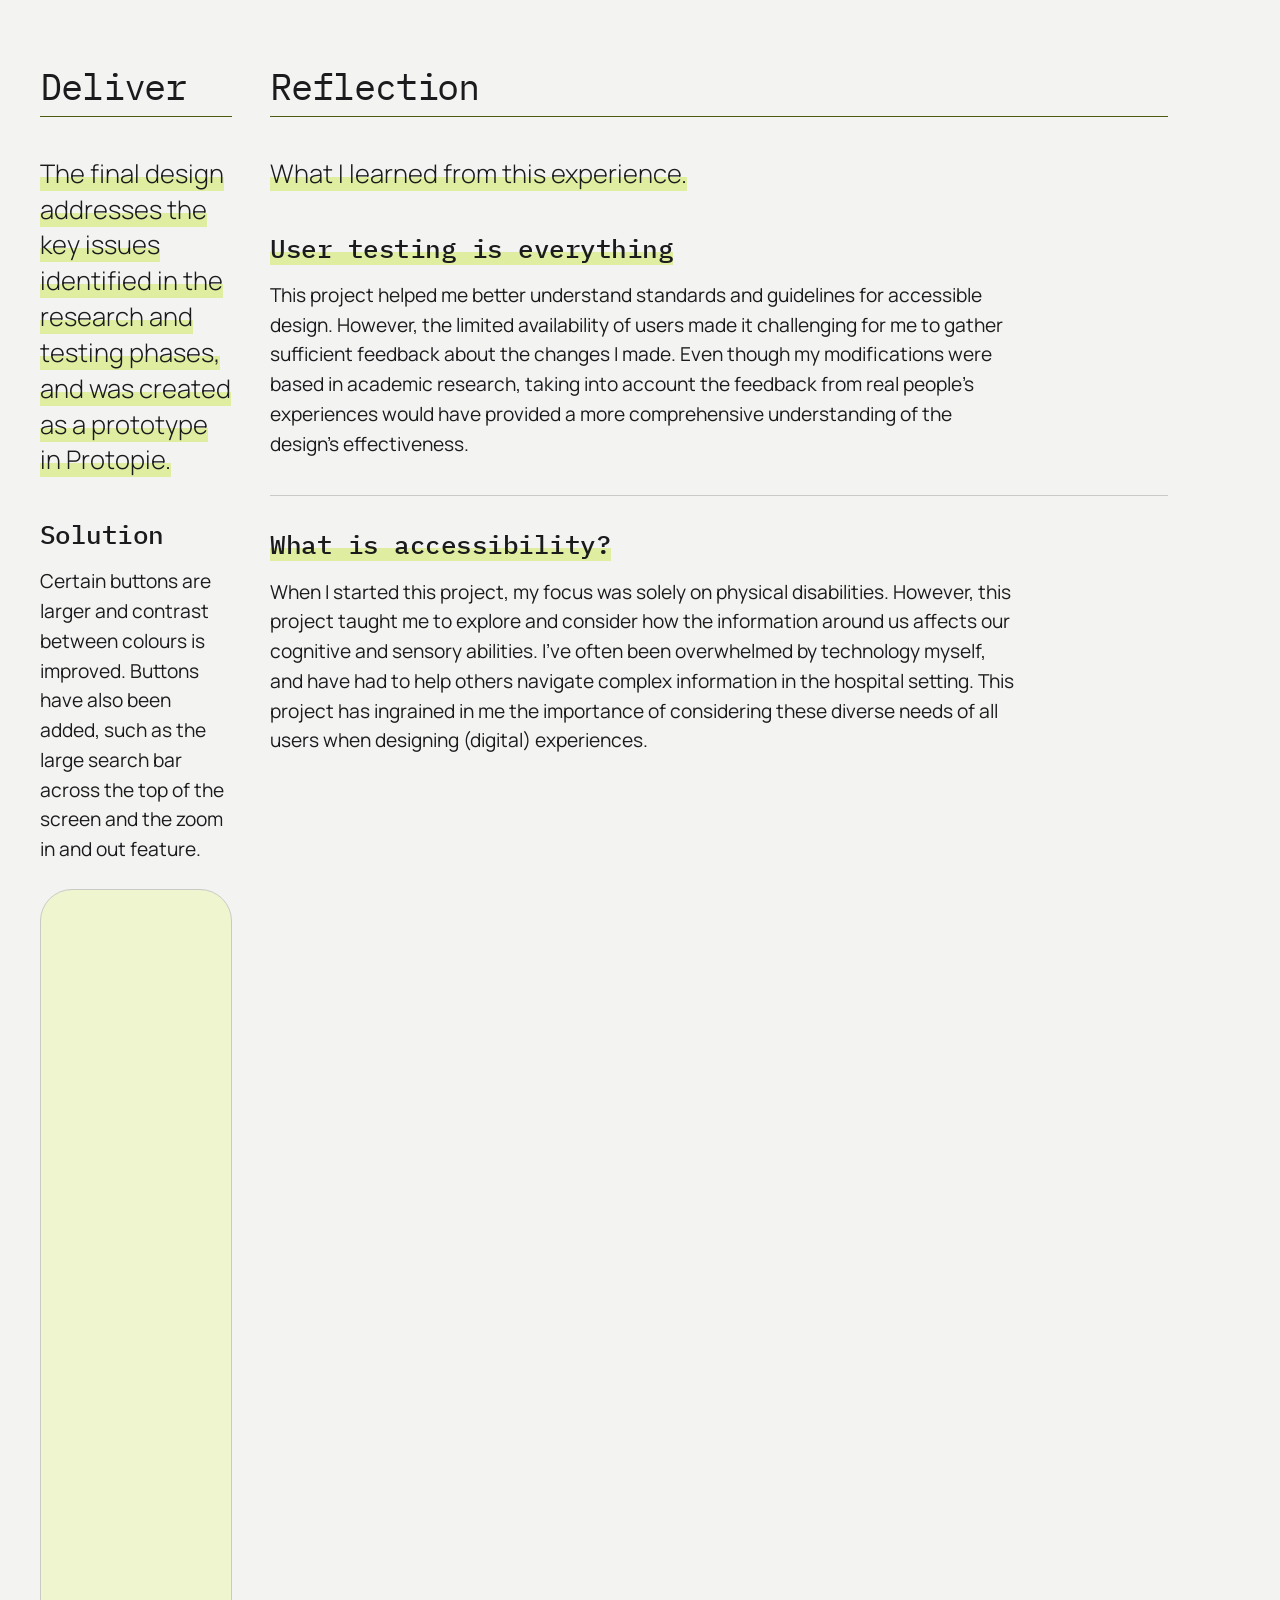
<file: hiking-app.html>
<!doctype html>
<html lang="en">
<head>
  <meta charset="utf-8">
  <meta name="viewport" content="width=device-width, initial-scale=1">
  <title>Hiking App Redesign — Millie Dayaram</title>
  <meta name="description" content="Redesigning a hiking app so people with low vision or limited hand use can plan and follow trails with confidence.">
  <link rel="preconnect" href="https://fonts.googleapis.com">
  <link rel="preconnect" href="https://fonts.gstatic.com" crossorigin>
  <link href="https://fonts.googleapis.com/css2?family=IBM+Plex+Mono:wght@400;500&family=Manrope:wght@300;400;500;600;700&display=swap" rel="stylesheet">
  <link rel="stylesheet" href="styles.css">q
</head>
<body>
  <a class="skip-link" href="#main">Skip to content</a>
  <div class="grid-lines" aria-hidden="true"></div>

  <aside class="rail" aria-hidden="true">
    <span class="rail__label"><strong>Millie</strong> Dayaram</span>
    <span class="rail__label" data-rail-section>Overview</span>
    <span class="rail__section">Hiking App</span>
  </aside>

  <div class="page">
    <header class="site-header wrap">
      <a class="site-header__name" href="index.html">Millie Dayaram</a>
      <nav class="site-nav" aria-label="Main">
        <ul>
          <li><a href="index.html#work" aria-current="page">Work</a></li>
          <li><a href="index.html#approach">About</a></li>
          <li><a href="index.html#contact">Contact</a></li>
          <li><a href="resume.pdf">Resume</a></li>
        </ul>
      </nav>
    </header>

    <main id="main" class="wrap cs-layout">
      <!-- Case study contents: stays beside the page as you scroll. Subheadings
           are added automatically from the h3 headings in each section. -->
      <nav class="toc" aria-label="Case study contents">
        <p class="toc__title">tl;dr</p>
        <ol class="toc__list">
          <li><a href="#overview">Overview</a></li>
          <li><a href="#discover">Discover</a></li>
          <li><a href="#define">Define</a></li>
          <li><a href="#develop">Develop</a></li>
          <li><a href="#deliver">Deliver</a></li>
          <li><a href="#reflection">Reflection</a></li>
        </ol>
      </nav>

      <div class="cs-body">
      <section class="cs-hero" id="overview" data-section="Overview" aria-labelledby="cs-title">
        <div class="cs-hero__text">
          <h1 class="cs-hero__title" id="cs-title">Hiking App Redesign</h1>
          <p class="cs-hero__summary"><span class="todo">Redesigning a hiking app to be more accessible so users can plan and follow trails with confidence.</span></div> p>
          <a class="pill pill--quiet" href="index.html#work">Back to all work</a>
        </div>
        <div class="cs-hero__media">
          <img class="cs-hero__img" src="images/hiking-project/hiking-project-iphone-mockup.png" alt="The redesigned hiking app on an iPhone, with higher-contrast colours, larger text and easier-to-reach buttons.">
        </div>
      </section>

      <dl class="cs-facts">
        <div><dt>Role</dt><dd>Solo Project</dd></div>
        <div><dt>Timeline</dt><dd>Sep–Dec 2025</dd></div>
        <div><dt>Tools</dt><dd>Protopie<br>Figma</dd></div>
        <div><dt>Methods</dt><dd>User Research<br>Accessible Design<br>Prototyping<br>UI/UX</dd></div>
      </dl>

      <section class="cs-section" data-section="Challenge" aria-labelledby="problem">
        <h2 id="problem">The challenge</h2>
        <div>
          <div class="cs-sub">
            <h3 class="cs-sub__title">Problem</h3>
            <p>The ‘Hiking Project’ app contains a selection of hikes from all around the world. Users can download the area of interest (ex. Ontario, Ecuador), and then use the map feature to search for trails in that area. They are also able to create an account to save the hike and write notes about their experience. After applying Microsoft’s Inclusive Design methodology, it became apparent this app had multiple exclusionary features.</p>
          </div>

          <div class="cs-sub">
            <h3 class="cs-sub__title">The User Experience</h3>
            <p>For this project, I decided to focus on two specific scenarios that would make this app especially difficult to navigate and redesign it to make it more accessible. The disabilities were framed as situational, temporary and permanent. The two scenarios chosen were people who:</p>
            <ol class="findings findings--pair">
              <li>
                <h4 class="findings__title">Only had access to one hand</h4>
                <p><span class="todo">Permanent: one arm. Temporary: an arm injury. Situational: holding a hiking pole or a dog leash.</span></p>
              </li>
              <li>
                <h4 class="findings__title">Had a severe visual impairment</h4>
                <p><span class="todo">Permanent: blindness or low vision. Temporary: an eye injury or cataracts. Situational: bright sunlight on the trail.</span></p>
              </li>
            </ol>

            <!-- Hotspots: hover over (or tap, or tab to) a + on the phone to see that issue.
                 Move a + by changing its --x / --y (position on the phone image, from the
                 top-left). hot--right opens the pop-up to the right of the +, hot--left to the left.
                 The lime box for each issue uses the same --x / --y / --w / --h as before. -->
            <div class="hotspots hotspots--center" data-hotspots>
              <figure class="hotspots__phone">
                <img src="images/hiking-project/iphone_app_mockup.png" alt="The hiking app’s map screen, with three marked problem areas: the header bar, the buttons at the top of the screen, and the navigation labels." loading="lazy">
                <span class="scrolly__mark hot__mark" data-mark="1" style="--x: 6.5%; --y: 12.7%; --w: 86.6%; --h: 7.1%;" aria-hidden="true"></span>
                <span class="scrolly__mark hot__mark" data-mark="2" style="--x: 4.9%; --y: 9.9%; --w: 90.5%; --h: 31.1%;" aria-hidden="true"></span>
                <span class="scrolly__mark hot__mark" data-mark="3" style="--x: 9%; --y: 80.6%; --w: 84.5%; --h: 7%;" aria-hidden="true"></span>
                <div class="hot hot--right" data-hot="1" style="--x: 9%; --y: 16.2%;">
                  <button class="hot__btn" type="button" aria-expanded="false" aria-controls="hot-1" aria-describedby="hot-1">
                    <span class="visually-hidden">Issue 1: Light font weight against a dark background</span>
                  </button>
                  <div class="hot__pop" id="hot-1" role="note">
                    <p class="hot__count">01 / 03</p>
                    <h4 class="hot__title">Light font weight against a dark background</h4>
                    <dl class="hot__detail">
                      <dt>The issue</dt>
                      <dd>Font colour and background pass the WCAG contrast requirements, but the text and borders are thin, which can make them difficult to read for people with a visual impairment.</dd>
                      <dt>The solution</dt>
                      <dd>Make colours brighter and font weights bolder so items are more legible, and let users switch between light and dark mode.</dd>
                    </dl>
                  </div>
                </div>
                <div class="hot hot--right" data-hot="2" style="--x: 62%; --y: 24%;">
                  <button class="hot__btn" type="button" aria-expanded="false" aria-controls="hot-2" aria-describedby="hot-2">
                    <span class="visually-hidden">Issue 2: Option buttons too high up on the screen</span>
                  </button>
                  <div class="hot__pop" id="hot-2" role="note">
                    <p class="hot__count">02 / 03</p>
                    <h4 class="hot__title">Option buttons too high up on the screen</h4>
                    <dl class="hot__detail">
                      <dt>The issue</dt>
                      <dd><span class="todo">Studies show the bottom 1/3 of the phone screen is the easiest to access for users of all ages who are using either right or left hand. Buttons at the top of the screen require the user to adjust the way they hold the phone, disrupting user flow. However, as most users are right-handed, having buttons on the upper right side does not cause as many issues for users.</span></dd>
                      <dt>The solution</dt>
                      <dd><span class="todo">Buttons at the top should be relocated to the bottom half of the phone or reconfigured in the bottom nav menu for functional purposes. </span></dd>
                    </dl>
                  </div>
                </div>
                <div class="hot hot--right" data-hot="3" style="--x: 36%; --y: 77%;">
                  <button class="hot__btn" type="button" aria-expanded="false" aria-controls="hot-3" aria-describedby="hot-3">
                    <span class="visually-hidden">Issue 3: Small text under icons</span>
                  </button>
                  <div class="hot__pop" id="hot-3" role="note">
                    <p class="hot__count">03 / 03</p>
                    <h4 class="hot__title">Small text under icons</h4>
                    <dl class="hot__detail">
                      <dt>The issue</dt>
                      <dd>The labels under the navigation icons are smaller than 16px, which makes them hard to read for people with a visual impairment. Grey text on white background has a contrast ratio of 2.86:1 and does not meet W3C standards.</dd>
                      <dt>The solution</dt>
                      <dd><span class="todo">Increase the text size and create more visual contrast between icons, text, and background.</span></dd>
                    </dl>
                  </div>
                </div>
              </figure>
              <p class="hotspots__hint">Hover over each <span class="hotspots__plus" aria-hidden="true">+</span> to see the issue</p>
            </div>
          </div>

          <div class="cs-sub">
            <h3 class="cs-sub__title">Solution</h3>
            <!-- Video: plays on its own (muted, looping) when it scrolls into view and
                 pauses when it scrolls away. -->
            <figure class="cs-video cs-video--inline">
              <div class="cs-video__stage">
                <video class="cs-video__player" data-autoplay-on-scroll
                       muted loop playsinline preload="metadata"
                       poster="images/hiking-project/hiking-demo-poster.jpg"
                       width="724" height="1172" style="aspect-ratio: 724 / 1172"
                       aria-label="Walkthrough of the redesigned hiking app: the welcome screen, a prompt to download trail areas, the list of provinces to download, and the map of downloaded trails.">
                  <source src="images/hiking-project/hiking-demo.mp4" type="video/mp4">
                </video>
                <button class="pill cs-video__toggle" type="button" data-video-toggle hidden>
                  <span data-video-toggle-label>Pause video</span>
                </button>
              </div>
              <figcaption class="cs-video__caption">Final design created as a <span class="todo"><a href="https://sheridan.protopie.cloud/p/a7b1785088936c1588417d8e?ui=true&scaleToFit=true&enableHotspotHints=true&cursorType=touch&mockup=true&bgColor=%23F5F5F5&bgImage=undefined&playSpeed=1" target="_blank" rel="noopener noreferrer">prototype</a></span> in Protopie</figcaption>
            </figure>

            <p>Redesigning the app with improved colour contrast, larger text options, and improved button placement.</p>

            <ul class="highlights">
              <li>
                <h4 class="highlights__title">Higher contrast</h4>
                <p>Higher contrast between UI elements confirmed with W3C's accessibility guidelines.</p>
              </li>
              <li>
                <h4 class="highlights__title">Larger text</h4>
                <p>Text is larger in nav and content areas with strong contrast between elements and background.</p>
              </li>
              <li>
                <h4 class="highlights__title">Reachable buttons</h4>
                <p>Buttons and search bar added so that users can navigate the map, instead of needing to move to another page.</p>
              </li>
            </ul>
          </div>
        </div>
      </section>

      <section class="cs-section" data-section="Discover" aria-labelledby="discover">
        <h2 id="discover">Discover</h2>
        <div>
          <p class="cs-lead"><span class="todo">As I wasn't very familiar with accessibility guidelines for mobile apps, I started the process with research: what was the best way to place UI elements on a mobile screen? How big should text and icons be? What were the most common accessibility standards?</span></p>

          <div class="cs-sub">
            <h3 class="cs-sub__title">How Might We</h3>
            <p>Before starting the research process, I used a 'How Might We' question to guide my investigation and final design.</p>
            <p class="cs-hmw"><strong>How might we</strong> allow individuals with only one hand and/or severe visual impairment feel confident in navigating the various features in the hiking app such as searching for new hiking spots in their location and favouriting the hike for next time?</p>
          </div>

           <div class="cs-sub">
            <h3 class="cs-sub__title">Independent Research</h3>
            <p>I started by reviewing academic literature on mobile accessibility and user experience design. I also read the World Wide Web Consortium (W3C) and Web Content Accessibility Guidelines (WCAG) to familiarize myself with the current design standards.</p>
            <!-- <ul class="people">
              <li>
                <p class="people__name">P1</p>
                <p><span class="todo">Age, how they hike, and their vision or hand-use needs</span></p>
              </li>
              <li>
                <p class="people__name">P2</p>
                <p><span class="todo">Age, how they hike, and their vision or hand-use needs</span></p>
              </li>
              <li>
                <p class="people__name">P3</p>
                <p><span class="todo">Age, how they hike, and their vision or hand-use needs</span></p>
              </li>
              <li>
                <p class="people__name">P4</p>
                <p><span class="todo">Age, how they hike, and their vision or hand-use needs</span></p>
              </li>
            </ul> -->
          </div>

          <!-- Stats: each number counts up from 0. Change data-count and the number
               beside it, or delete this block if you don't have numbers.
          <ul class="stats" aria-label="Research results">
              <li>
                <p class="stats__num"><span data-count="0" data-suffix="%">0%</span></p>
                <p class="stats__label"><span class="todo">What this number measures</span></p>
              </li>
              <li>
                <p class="stats__num"><span data-count="0" data-suffix="%">0%</span></p>
                <p class="stats__label"><span class="todo">What this number measures</span></p>
              </li>
              <li>
                <p class="stats__num"><span data-count="0" data-suffix="%">0%</span></p>
                <p class="stats__label"><span class="todo">What this number measures</span></p>
              </li>
          </ul>  -->

          <div class="cs-sub">
            <h3 class="cs-sub__title">Insights</h3>
            <p>After conducting my research, I identified several key insights that would help inform the new design of the hiking app.</p>
            <ol class="findings">
              <li>
                <h4 class="findings__title">Phone/hand positioning</h4>
                <p>Approximately 90% of people around the world are right-handed, which means most devices are designed for right-handed users. If a person is unable to use their right hand, they may struggle with certain app features.</p>
              </li>
              <li>
                <h4 class="findings__title">Increased smartphone use</h4>
                <p>A growing number of visually impaired and blind people are using a smartphone for performing their daily life activities.</p>
              </li>
              <li>
                <h4 class="findings__title">Embedded accessibility functions</h4>
                <p>Many functions for people with visual impairments have been embedded within the phone’s software and are not always app-dependent.</p>
              </li>
            </ol>
          </div>

          <div class="cs-sub">
            <h3 class="cs-sub__title">Competitive analysis</h3>
            <p><span class="todo">I compared the Hiking Project app with four other map and navigation apps to see how each one handles accessibility for people with low vision or limited hand use.</span></p>

            <!-- Phones: scroll down and they slide sideways, one app at a time.
                 On phones (or with reduced motion) they're a row you swipe through. -->
            <div class="hscroll" data-hscroll>
              <div class="hscroll__stage">
                <ol class="hscroll__track" aria-label="Apps compared">
              <li class="rival" data-app="apple-maps">
                <div class="iphone">
                  <img src="images/hiking-project/compare/apple-maps.png" alt="Apple Maps home screen: a full-screen map of Lake Ontario with the search bar and profile photo at the bottom, and map controls on the right." loading="lazy">
                </div>
                <div class="rival__info">
                  <p class="rival__tag">Competitor 1 of 4</p>
                  <h4 class="rival__name">Apple Maps</h4>
                  <p class="rival__note"><span class="todo">Default navigation app for all Apple devices</span></p>
                  <!-- the feature chart below fills in from the table further down -->
                  <div class="rival__chart" data-rival-chart></div>
                </div>
              </li>
              <li class="rival" data-app="google-maps">
                <div class="iphone">
                  <img src="images/hiking-project/compare/google-maps.png" alt="Google Maps home screen: a search bar and category buttons along the top, a map of southern Ontario, and Explore, You and Contribute tabs along the bottom." loading="lazy">
                </div>
                <div class="rival__info">
                  <p class="rival__tag">Competitor 2 of 4</p>
                  <h4 class="rival__name">Google Maps</h4>
                  <p class="rival__note"><span class="todo">Listed at #1 in the App Store</span></p>
                  <!-- the feature chart below fills in from the table further down -->
                  <div class="rival__chart" data-rival-chart></div>
                </div>
              </li>
              <li class="rival" data-app="waze">
                <div class="iphone">
                  <img src="images/hiking-project/compare/waze.png" alt="Waze home screen: a street map with a menu button at the top left and a ‘Where to?’ search bar at the bottom." loading="lazy">
                </div>
                <div class="rival__info">
                  <p class="rival__tag">Competitor 3 of 4</p>
                  <h4 class="rival__name">Waze</h4>
                  <p class="rival__note"><span class="todo">Listed at #4 in the App Store</span></p>
                  <!-- the feature chart below fills in from the table further down -->
                  <div class="rival__chart" data-rival-chart></div>
                </div>
              </li>
              <li class="rival" data-app="mapquest">
                <div class="iphone">
                  <img src="images/hiking-project/compare/mapquest.png" alt="MapQuest home screen: Search and Directions buttons at the top, category buttons, a map of North America, and a ‘Let’s explore!’ panel with My Places at the bottom." loading="lazy">
                </div>
                <div class="rival__info">
                  <p class="rival__tag">Competitor 4 of 4</p>
                  <h4 class="rival__name">MapQuest</h4>
                  <p class="rival__note"><span class="todo">Listed at #37 in the App Store</span></p>
                  <!-- the feature chart below fills in from the table further down -->
                  <div class="rival__chart" data-rival-chart></div>
                </div>
              </li>
                </ol>
                <div class="hscroll__progress" aria-hidden="true"><span class="hscroll__bar"></span></div>
              </div>
            </div>
            <p class="hscroll__hint">Swipe to compare →</p>

            <!-- All five side by side. This table is where you change the ratings:
                 the chart next to each phone above copies from it.
                 Ratings: rate--yes, rate--partly or rate--no (the word inside is what people read). -->
            <h4 class="compete__title">All five side by side</h4>
            <div class="compete" tabindex="0" role="region" aria-label="Competitive analysis table, scrolls sideways on small screens">
              <table class="compete__table" data-compete>
                <thead>
                  <tr>
                    <th scope="col">Feature</th>
                    <th scope="col" data-app="hiking-project" class="compete__us">Hiking Project</th>
                    <th scope="col" data-app="apple-maps">Apple Maps</th>
                    <th scope="col" data-app="google-maps">Google Maps</th>
                    <th scope="col" data-app="waze">Waze</th>
                    <th scope="col" data-app="mapquest">MapQuest</th>
                  </tr>
                </thead>
                <tbody>
                  <tr>
                    <th scope="row">Colour contrast</th>
                    <td><span class="todo"><span class="rate rate--partly">Partly</span></span></td>
                    <td><span class="todo"><span class="rate rate--no">No</span></span></td>
                    <td><span class="todo"><span class="rate rate--partly">Partly</span></span></td>
                    <td><span class="todo"><span class="rate rate--partly">Partly</span></span></td>
                    <td><span class="todo"><span class="rate rate--yes">Yes</span></span></td>
                  </tr>
                  <tr>
                    <th scope="row">Text size</th>
                    <td><span class="todo"><span class="rate rate--partly">Partly</span></span></td>
                    <td><span class="todo"><span class="rate rate--partly">Partly</span></span></td>
                    <td><span class="todo"><span class="rate rate--partly">Partly</span></span></td>
                    <td><span class="todo"><span class="rate rate--partly">Partly</span></span></td>
                    <td><span class="todo"><span class="rate rate--yes">Yes</span></span></td>
                  </tr>
                  <tr>
                    <th scope="row">Buttons within thumb reach</th>
                    <td><span class="todo"><span class="rate rate--partly">Partly</span></span></td>
                    <td><span class="todo"><span class="rate rate--yes">Yes</span></span></td>
                    <td><span class="todo"><span class="rate rate--partly">Partly</span></span></td>
                    <td><span class="todo"><span class="rate rate--partly">Partly</span></span></td>
                    <td><span class="todo"><span class="rate rate--partly">Partly</span></span></td>
                  </tr>
                  <!--<tr>
                    <th scope="row">Find trails by location</th>
                    <td><span class="todo"><span class="rate rate--partly">Partly</span></span></td>
                    <td><span class="todo"><span class="rate rate--partly">Partly</span></span></td>
                    <td><span class="todo"><span class="rate rate--yes">Yes</span></span></td>
                    <td><span class="todo"><span class="rate rate--no">No</span></span></td>
                    <td><span class="todo"><span class="rate rate--partly">Partly</span></span></td>
                  </tr>
                  <tr>
                    <th scope="row">Screen reader support</th>
                    <td><span class="todo"><span class="rate rate--partly">Partly</span></span></td>
                    <td><span class="todo"><span class="rate rate--yes">Yes</span></span></td>
                    <td><span class="todo"><span class="rate rate--yes">Yes</span></span></td>
                    <td><span class="todo"><span class="rate rate--partly">Partly</span></span></td>
                    <td><span class="todo"><span class="rate rate--partly">Partly</span></span></td>
                  </tr> -->
                </tbody>
              </table>
            </div>

            <p class="cs-hmw"><strong>Takeaway:</strong> Most navigation apps were doing one or two things really well, but required improvement in mostly all the same areas. I also realized that the accessibility features embedded in the phone's system could be utilized to improve the experience for some users (e.g. speech-to-text feature, increasing text size).</p>
          </div>
        </div>
      </section>

      <section class="cs-section" data-section="Define" aria-labelledby="define">
        <h2 id="define">Define</h2>
        <div>
          <p class="cs-lead"><span class="todo">I focused on the two changes that would help most: stronger colour contrast for people with low vision, and better-placed buttons for people using one hand.</span></p>

         <!-- <div class="cs-sub">
            <h3 class="cs-sub__title">User needs</h3>
            <p>Features that are designed for users with situational, temporary or permanent limitations, specifically when it comes to vision and hand movement.</p>
            <div class="xp">
              <article class="xp__card">
                <h3 class="xp__title"><span class="todo">Persona or need 1</span></h3>
                <p><span class="todo">Who they are and what they need from the app.</span></p>
              </article>
              <article class="xp__card">
                <h3 class="xp__title"><span class="todo">Persona or need 2</span></h3>
                <p><span class="todo">Who they are and what they need from the app.</span></p>
              </article>
            </div>
          </div> -->

          <div class="cs-sub">
            <h3 class="cs-sub__title">User journey map</h3>
            <p>Based on my research, I created a journey map for someone using the app with low vision or one hand, which illuminated where a person would experience pain points and successes. Through this exercise, I was able to easily identify specific areas for improvement.</p>

            <!-- Journey map: the curve and stage names stay pinned at the top while you
                 scroll through each stage; the current stage lights up. Clicking a stage
                 jumps to it. -->
            <div class="journey" data-journey>
              <div class="journey__head">
              <div class="journey__curve" aria-hidden="true">
                <svg viewBox="0 0 1000 200" preserveAspectRatio="none">
                  <line class="journey__mid" x1="0" y1="100.0" x2="1000" y2="100.0"/>
                  <path class="journey__line" d="M 100.0 52.4 C 200.0 52.4, 200.0 97.2, 300.0 97.2 C 400.0 97.2, 400.0 136.4, 500.0 136.4 C 600.0 136.4, 600.0 91.6, 700.0 91.6 C 800.0 91.6, 800.0 41.2, 900.0 41.2"/>
                  <circle class="journey__dot" data-stage="planning" cx="100.0" cy="52.4" r="9"/><circle class="journey__dot" data-stage="initial" cx="300.0" cy="97.2" r="9"/><circle class="journey__dot" data-stage="discovery" cx="500.0" cy="136.4" r="9"/><circle class="journey__dot" data-stage="sharing" cx="700.0" cy="91.6" r="9"/><circle class="journey__dot" data-stage="resolution" cx="900.0" cy="41.2" r="9"/>
                </svg>
                <span class="journey__axis journey__axis--pos">Positive</span>
                <span class="journey__axis journey__axis--neg">Negative</span>
              </div>
              <nav class="journey__tabs" aria-label="Journey stages">
              <a class="journey__tab" href="#jp-planning" data-stage="planning">
                <span class="journey__emoji" aria-hidden="true">😄</span>
                <span class="journey__feel">Excited</span>
                <span class="journey__stage">Planning</span>
              </a>
              <a class="journey__tab" href="#jp-initial" data-stage="initial">
                <span class="journey__emoji" aria-hidden="true">😕</span>
                <span class="journey__feel">Unsure</span>
                <span class="journey__stage">Initial assessment</span>
              </a>
              <a class="journey__tab" href="#jp-discovery" data-stage="discovery">
                <span class="journey__emoji" aria-hidden="true">😣</span>
                <span class="journey__feel">Frustrated</span>
                <span class="journey__stage">Discovery</span>
              </a>
              <a class="journey__tab" href="#jp-sharing" data-stage="sharing">
                <span class="journey__emoji" aria-hidden="true">😕</span>
                <span class="journey__feel">Unsure</span>
                <span class="journey__stage">Sharing</span>
              </a>
              <a class="journey__tab" href="#jp-resolution" data-stage="resolution">
                <span class="journey__emoji" aria-hidden="true">😌</span>
                <span class="journey__feel">Relieved</span>
                <span class="journey__stage">Resolution</span>
              </a>
              </nav>
              </div>
            <section class="journey__panel" id="jp-planning" data-stage="planning" aria-label="Planning">
              <p class="journey__step">Stage 1 of 5 · Planning</p>
              <blockquote class="journey__quote">“I’m really looking forward to this hike. It’ll be so good to get out.”</blockquote>
              <div class="journey__cards journey__cards--key">
                <div class="journey__card journey__card--pain">
                  <h5>Pain points</h5>
                  <ul><li>Using the app for the first time, unsure where to start.</li></ul>
                </div>
              </div>
              <details class="journey__more">
                <summary>See full stage <span class="journey__more-hint">goal, touchpoints, actions</span></summary>
                <div class="journey__cards">
                    <div class="journey__card">
                      <h5>Goal</h5>
                      <p>User is making plans with friends to go on a hike. They want to experience a trail they’ve never been on before.</p>
                    </div>
                    <div class="journey__card">
                      <h5>Touchpoints</h5>
                      <p>Mobile phone</p>
                    </div>
                    <div class="journey__card">
                      <h5>Actions</h5>
                      <p>Texting and calling friends to make plans.</p>
                    </div>
                </div>
              </details>
            </section>
            <section class="journey__panel" id="jp-initial" data-stage="initial" aria-label="Initial assessment">
              <p class="journey__step">Stage 2 of 5 · Initial assessment</p>
              <blockquote class="journey__quote">“I hope I can find a hike easily.”</blockquote>
              <div class="journey__cards journey__cards--key">
                <div class="journey__card journey__card--pain">
                  <h5>Pain points</h5>
                  <ul><li>She has to download the area before she can see any hiking spots.</li><li>She has to scroll through the ‘Areas’ section until she finds her location.</li></ul>
                </div>
                <div class="journey__card journey__card--req">
                  <h5>Design requirements</h5>
                  <ul><li>A pop-up message that reduces confusion for new users by clearly indicating that an area has to be downloaded, or suggesting they go to ‘Areas’ to find it.</li><li>Add a ‘Download area’ button on the map screen, instead of or alongside the pop-up.</li><li>Add a search bar or filter in ‘Areas’ so users can find their location without scrolling the whole list.</li></ul>
                </div>
              </div>
              <details class="journey__more">
                <summary>See full stage <span class="journey__more-hint">goal, touchpoints, actions, opportunity</span></summary>
                <div class="journey__cards">
                    <div class="journey__card">
                      <h5>Goal</h5>
                      <p>Use a hiking app to find trails in the area for the first time.</p>
                    </div>
                    <div class="journey__card">
                      <h5>Touchpoints</h5>
                      <p>Uses phone to access the ‘Hiking Project’ app.</p>
                    </div>
                    <div class="journey__card">
                      <h5>Actions</h5>
                      <ul><li>Opens the ‘Hiking Project’ app.</li><li>Zooms in on the map to find hikes in her area. A pop-up offers the option to download the area.</li><li>Selects ‘Download Area’, which takes her to the ‘Areas’ screen.</li><li>Selects ‘Go to area’, which takes her back to the map, where she can select a trail.</li></ul>
                    </div>
                    <div class="journey__card">
                      <h5>Opportunity</h5>
                      <p>Make the pop-up clearer that an area has to be downloaded to view its trails, and that it can easily be removed.</p>
                    </div>
                </div>
              </details>
            </section>
            <section class="journey__panel" id="jp-discovery" data-stage="discovery" aria-label="Discovery">
              <p class="journey__step">Stage 3 of 5 · Discovery</p>
              <blockquote class="journey__quote">“I feel like I’m met with a wall at every turn and have to ask somebody for help. I feel like I’m not using this app right.”</blockquote>
              <div class="journey__cards journey__cards--key">
                <div class="journey__card journey__card--pain">
                  <h5>Pain points</h5>
                  <ul><li>The search bar only takes her to the area. It doesn’t show nearby hikes.</li><li>To find hikes, she has to open ‘Areas’ and scroll through every place until she finds hers.</li><li>Difficulty is shown with shapes and no text on the trail page, so it’s hard to understand without having seen the legend.</li></ul>
                </div>
                <div class="journey__card journey__card--req">
                  <h5>Design requirements</h5>
                  <p>Allow hikes to be found as the user scrolls on the map.</p>
                </div>
              </div>
              <details class="journey__more">
                <summary>See full stage <span class="journey__more-hint">goal, touchpoints, actions, opportunity</span></summary>
                <div class="journey__cards">
                    <div class="journey__card">
                      <h5>Goal</h5>
                      <p>User is navigating the app, trying to find hikes in her area and at her activity level.</p>
                    </div>
                    <div class="journey__card">
                      <h5>Touchpoints</h5>
                      <p>Using the ‘Hiking Project’ app on her smartphone.</p>
                    </div>
                    <div class="journey__card">
                      <h5>Actions</h5>
                      <ul><li>Types her location into the search bar, but no hikes show up.</li><li>Tries ‘Top Hikes’, but can’t filter them by location.</li><li>Goes to ‘Areas’ and scrolls through locations until she finds hers, then finds hikes in her area.</li><li>Uses ‘Filter’ on the right side of the map to find suitable hikes.</li></ul>
                    </div>
                    <div class="journey__card">
                      <h5>Opportunity</h5>
                      <p>Add a tutorial that shows new users how to use the app.</p>
                    </div>
                </div>
              </details>
            </section>
            <section class="journey__panel" id="jp-sharing" data-stage="sharing" aria-label="Sharing">
              <p class="journey__step">Stage 4 of 5 · Sharing</p>
              <blockquote class="journey__quote">“I hope my friends can view the information okay and that the directions are correct.”</blockquote>
              <div class="journey__cards journey__cards--key">
                <div class="journey__card journey__card--pain">
                  <h5>Pain points</h5>
                  <p>‘Driving Directions’ is at the bottom of the page. Users might miss it if they don’t scroll all the way down.</p>
                </div>
                <div class="journey__card journey__card--req">
                  <h5>Design requirements</h5>
                  <p>Place the ‘Driving Directions’ button at the top of the page where users can easily find it.</p>
                </div>
              </div>
              <details class="journey__more">
                <summary>See full stage <span class="journey__more-hint">goal, touchpoints, actions, opportunity</span></summary>
                <div class="journey__cards">
                    <div class="journey__card">
                      <h5>Goal</h5>
                      <p>User finds a hike, opens the directions from the app, and shares the hike with her friends.</p>
                    </div>
                    <div class="journey__card">
                      <h5>Touchpoints</h5>
                      <ul><li>‘Hiking Project’ app to a navigation app.</li><li>‘Hiking Project’ app to a messaging app to share with friends.</li></ul>
                    </div>
                    <div class="journey__card">
                      <h5>Actions</h5>
                      <ul><li>Presses ‘Share’ on the trail page, which opens ways to send a message.</li><li>Scrolls to the bottom of the trail page and taps ‘Driving Directions’, then picks a navigation app.</li></ul>
                    </div>
                    <div class="journey__card">
                      <h5>Opportunity</h5>
                      <p>Move ‘Driving Directions’ to the top of the page, where it’s easy to spot.</p>
                    </div>
                </div>
              </details>
            </section>
            <section class="journey__panel" id="jp-resolution" data-stage="resolution" aria-label="Resolution">
              <p class="journey__step">Stage 5 of 5 · Resolution</p>
              <blockquote class="journey__quote">“I’m happy that I was able to find a hike and that it fit my activity level. I just wish it wasn’t so complicated!”</blockquote>
              <div class="journey__cards journey__cards--key">
                <div class="journey__card journey__card--pain">
                  <h5>Pain points</h5>
                  <p>The blue icon on grey has low colour contrast and can be hard to see.</p>
                </div>
                <div class="journey__card journey__card--req">
                  <h5>Design requirements</h5>
                  <p>Change the icon’s colour and make it bigger.</p>
                </div>
              </div>
              <details class="journey__more">
                <summary>See full stage <span class="journey__more-hint">goal, touchpoints, actions, opportunity</span></summary>
                <div class="journey__cards">
                    <div class="journey__card">
                      <h5>Goal</h5>
                      <p>User goes on the hike with friends and completes the whole trail, because it matched her needs.</p>
                    </div>
                    <div class="journey__card">
                      <h5>Touchpoints</h5>
                      <ul><li>‘Hiking Project’ app to a navigation app.</li><li>‘Hiking Project’ app to a messaging app to share with friends.</li></ul>
                    </div>
                    <div class="journey__card">
                      <h5>Actions</h5>
                      <p>Opens directions from the ‘Hiking Project’ app to navigate to the trail.</p>
                    </div>
                    <div class="journey__card">
                      <h5>Opportunity</h5>
                      <p>Change the icon’s colour and make it bigger.</p>
                    </div>
                </div>
              </details>
            </section>
            </div>
          </div>
        </div>
      </section>

      <section class="cs-section" data-section="Develop" aria-labelledby="develop">
        <h2 id="develop">Develop</h2>
        <div>
          <p class="cs-lead"><span class="todo">With my research in mind, I narrowed in on the specific design changes the app needed and conducted user testing with paper prototypes.</span></p>

          <div class="cs-sub">
            <h3 class="cs-sub__title">Paper prototypes</h3>
            <p>I then built a low-fidelity paper prototype and tested it with users. Paper could only show how the app works one-handed, so for the vision-related changes I relied on my earlier research.</p>
            <!-- Paper prototypes: hover over (or tap, or tab to) a + to read a note.
                 Move a + with its --x / --y (position on that sketch, from the top-left).
                 hot--right opens the note to the right of the +, hot--left to the left.
                 Images are in images/hiking-project/paper-prototypes/. -->
            <div class="sketches hotspots" data-hotspots>
              <div class="sketches__row sketches__row--top">
                <figure class="sketch sketch--phone-frame">
                  <img src="images/hiking-project/paper-prototypes/phone-outline.png" alt="Hand-drawn phone frame with a bottom navigation bar: Explore, Areas, Record, Favorites and Account." loading="lazy">
                  <div class="hot hot--right" data-hot="p1" style="--x: 39%; --y: 70%;">
                    <button class="hot__btn" type="button" aria-expanded="false" aria-controls="pp-1" aria-describedby="pp-1">
                      <span class="visually-hidden">Note 1: Icon changes</span>
                    </button>
                    <div class="hot__pop" id="pp-1" role="note">
                      <h4 class="hot__title"><span class="todo">Icon changes</span></h4>
                      <p>Explore icon changed from a magnifying glass to reduce user confusion. ‘Explore’ takes the user to the list of places, while ‘Search’ takes them to the search bar.</p>
                    </div>
                  </div>
                </figure>
                <figure class="sketch sketch--map-zoom">
                  <img src="images/hiking-project/paper-prototypes/maps.png" alt="Hand-drawn map screen in three steps, zooming in from Toronto towards Niagara Falls. Each has a search bar at the top, Filter, info and location buttons on the right, and zoom buttons at the bottom left." loading="lazy">
                  <div class="hot hot--right" data-hot="p2" style="--x: 24%; --y: 8%;">
                    <button class="hot__btn" type="button" aria-expanded="false" aria-controls="pp-2" aria-describedby="pp-2">
                      <span class="visually-hidden">Note 2: Search bar</span>
                    </button>
                    <div class="hot__pop" id="pp-2" role="note">
                      <h4 class="hot__title"><span class="todo">Search bar</span></h4>
                      <p>Search bar extending along top of phone and enlarged for ease of use.</p>
                    </div>
                  </div>
                  <div class="hot hot--left" data-hot="p3" style="--x: 59%; --y: 69%;">
                    <button class="hot__btn" type="button" aria-expanded="false" aria-controls="pp-3" aria-describedby="pp-3">
                      <span class="visually-hidden">Note 3: Zooming function</span>
                    </button>
                    <div class="hot__pop" id="pp-3" role="note">
                      <h4 class="hot__title"><span class="todo">Zooming function</span></h4>
                      <p>‘+’ and ‘-’ buttons added to bottom left of screen as this is easier for users to access than bottom right. Allows users to zoom in and out more easily if one-handed.</p>
                    </div>
                  </div>
                  <div class="hot hot--left" data-hot="p4" style="--x: 92%; --y: 53%;">
                    <button class="hot__btn" type="button" aria-expanded="false" aria-controls="pp-4" aria-describedby="pp-4">
                      <span class="visually-hidden">Note 4: Button placement</span>
                    </button>
                    <div class="hot__pop" id="pp-4" role="note">
                      <h4 class="hot__title"><span class="todo">Button placement</span></h4>
                      <p>‘Filter’, ‘information’ and ‘arrow’ buttons left at top right as this is easier for users to reach. 4/5 users were able to find ‘Filter’ button easily.</p>
                    </div>
                  </div>
                </figure>
              </div>
              <div class="sketches__row sketches__row--bottom">
                <figure class="sketch sketch--areas-downloaded">
                  <img src="images/hiking-project/paper-prototypes/areas.png" alt="Hand-drawn Areas screen: a search bar, Ontario under Downloaded Areas with Go to, Delete and Upload options, then U.S. areas with Download buttons." loading="lazy">
                  <div class="hot hot--right" data-hot="p5" style="--x: 83%; --y: 2%;">
                    <button class="hot__btn" type="button" aria-expanded="false" aria-controls="pp-5" aria-describedby="pp-5">
                      <span class="visually-hidden">Note 5: Search bar</span>
                    </button>
                    <div class="hot__pop" id="pp-5" role="note">
                      <h4 class="hot__title"><span class="todo">Search bar</span></h4>
                      <p>‘Search’ bar remains up top so users can quickly find desired location.</p>
                    </div>
                  </div>
                  <div class="hot hot--right" data-hot="p6" style="--x: 91%; --y: 53%;">
                    <button class="hot__btn" type="button" aria-expanded="false" aria-controls="pp-6" aria-describedby="pp-6">
                      <span class="visually-hidden">Note 6: Enlarge buttons</span>
                    </button>
                    <div class="hot__pop" id="pp-6" role="note">
                      <h4 class="hot__title"><span class="todo">Enlarge buttons</span></h4>
                      <p>Download button made bigger so users can see it better.</p>
                    </div>
                  </div>
                </figure>
                <figure class="sketch sketch--trail-page">
                  <img src="images/hiking-project/paper-prototypes/about-trail.png" alt="Hand-drawn trail page with Back and Get Directions at the top, then the trail name, rating, distance, review, elevation chart, conditions and description." loading="lazy">
                  <div class="hot hot--left" data-hot="p7" style="--x: 54%; --y: 11%;">
                    <button class="hot__btn" type="button" aria-expanded="false" aria-controls="pp-7" aria-describedby="pp-7">
                      <span class="visually-hidden">Note 7: Button placement</span>
                    </button>
                    <div class="hot__pop" id="pp-7" role="note">
                      <h4 class="hot__title"><span class="todo">Button placement</span></h4>
                      <p>‘Get Directions’ button added to top as well as bottom of page for quick access</p>
                    </div>
                  </div>
                  <!-- <div class="hot hot--left" data-hot="p8" style="--x: 86%; --y: 50%;">
                    <button class="hot__btn" type="button" aria-expanded="false" aria-controls="pp-8" aria-describedby="pp-8">
                      <span class="visually-hidden">Note 8: Reviews and elevation</span>
                    </button>
                    <div class="hot__pop" id="pp-8" role="note">
                      <h4 class="hot__title"><span class="todo">Reviews and elevation</span></h4>
                      <p><span class="todo">What you tested here and what users said.</span></p>
                    </div>
                  </div> -->
                </figure>
              </div>
              <p class="hotspots__hint">Hover over each <span class="hotspots__plus" aria-hidden="true">+</span> to read the notes</p>
            </div>
          </div>

          <div class="cs-sub">
            <h3 class="cs-sub__title">Style guide</h3>
            <p><span class="todo">After reviewing the results from my user research and user testing, I created a style guide to guide the design process.</span></p>
            <p>As many of the colours passed WCAG 2.1 AA accessibility standards, I was able to use them throughout the design. I did change placement of buttons, enlarged font, and created more contrast between colours.</p>
            <!-- Style guide: each tile is one graphic exported from Figma
                 (in images/hiking-project/design-system/). -->
            <div class="ds">
              <!-- Colours: change a colour by editing its --swatch and the hex text. -->
              <figure class="ds__tile ds__tile--colours">
                <figcaption class="ds__label">Colours</figcaption>
                <div class="palette">
                  <div class="palette__group">
                    <h4 class="palette__title">Surface colours</h4>
                    <p class="palette__note">Applied to backgrounds and containers to create clarity and hierarchy.</p>
                    <ul class="swatches">
                      <li class="swatch swatch--light" style="--swatch: #FFFEFE;">
                        <span class="swatch__chip" aria-hidden="true"></span>
                        <span class="swatch__label">
                          <span class="swatch__name">Off-white</span>
                          <span class="swatch__hex">#FFFEFE</span>
                        </span>
                      </li>
                      <li class="swatch" style="--swatch: #010101;">
                        <span class="swatch__chip" aria-hidden="true"></span>
                        <span class="swatch__label">
                          <span class="swatch__name">Dark charcoal</span>
                          <span class="swatch__hex">#010101</span>
                        </span>
                      </li>
                    </ul>
                  </div>
                  <div class="palette__group">
                    <h4 class="palette__title">Primary colours</h4>
                    <p class="palette__note">Used to define the brand’s core identity and for main actions throughout the interface.</p>
                    <ul class="swatches">
                      <li class="swatch" style="--swatch: #598F00;">
                        <span class="swatch__chip" aria-hidden="true"></span>
                        <span class="swatch__label">
                          <span class="swatch__name">Leaf green</span>
                          <span class="swatch__hex">#598F00</span>
                        </span>
                      </li>
                      <li class="swatch" style="--swatch: #3178AE;">
                        <span class="swatch__chip" aria-hidden="true"></span>
                        <span class="swatch__label">
                          <span class="swatch__name">Cool blue</span>
                          <span class="swatch__hex">#3178AE</span>
                        </span>
                      </li>
                    </ul>
                  </div>
                </div>
              </figure>
              <figure class="ds__tile ds__tile--wide">
                <figcaption class="ds__label">Typefaces</figcaption>
                <img src="images/hiking-project/design-system/typefaces.svg" alt="Three typefaces: Crimson Text, SF Pro and Sofia Sans Condensed, each shown with its alphabet and its Bold, SemiBold, Medium and Regular weights." loading="lazy">
              </figure>
              <figure class="ds__tile ds__tile--wide">
                <figcaption class="ds__label">Type scale</figcaption>
                <img src="images/hiking-project/design-system/type-scale.svg" alt="Type scale. Heading 1: Crimson Text Bold, 25px. Heading 2: SF Pro Bold, 21px. Both at 1.2 times line height. Heading 3: SF Pro Semibold, 18px. Body: SF Pro Regular, 16px. Button text: SF Pro Semibold, 14px. Map numbers: Sofia Sans Condensed Medium, 14px. Input text: SF Pro Regular, 14px. Input label and tab label: SF Pro Medium, 14px. All at 1.4 times line height." loading="lazy">
              </figure>
              <figure class="ds__tile ds__tile--tall">
                <figcaption class="ds__label">Layout grid</figcaption>
                <img src="images/hiking-project/design-system/layout-grid.svg" alt="Layout grid for a 390 by 844 pixel screen: four 76px columns with 16px margins on each side." loading="lazy">
              </figure>
              <figure class="ds__tile">
                <figcaption class="ds__label">Spacing</figcaption>
                <img src="images/hiking-project/design-system/spacing.svg" alt="Spacing scale: 4, 8, 12, 16, 20, 24, 32, 40 and 48 pixels." loading="lazy">
              </figure>
              <figure class="ds__tile">
                <figcaption class="ds__label">Corner radius</figcaption>
                <img src="images/hiking-project/design-system/corner-radius.svg" alt="Corner radius: square corners or a 4px radius." loading="lazy">
              </figure>
              <figure class="ds__tile">
                <figcaption class="ds__label">Shadow</figcaption>
                <img src="images/hiking-project/design-system/shadow.svg" alt="Modal shadow: X 0, Y 4, blur 16, colour #000000." loading="lazy">
              </figure>
              <figure class="ds__tile ds__tile--wide ds__tile--fit">
                <figcaption class="visually-hidden">CTA buttons</figcaption>
                <img src="images/hiking-project/design-system/cta-buttons.svg" width="540" height="300" alt="Primary call-to-action buttons in cool blue, large and small: default, pressed (light blue with blue text) and disabled (grey)." loading="lazy">
              </figure>
              <figure class="ds__tile ds__tile--wide ds__tile--fit">
                <figcaption class="visually-hidden">Secondary buttons</figcaption>
                <img src="images/hiking-project/design-system/secondary-buttons.svg" width="540" height="272" alt="Secondary buttons, large and small: default (dark charcoal), pressed (white with blue text) and disabled (grey)." loading="lazy">
              </figure>
              <figure class="ds__tile ds__tile--wide ds__tile--fit">
                <figcaption class="visually-hidden">Icons</figcaption>
                <img src="images/hiking-project/design-system/icons.svg" width="524" height="244" alt="Icon rules: 30px live area, 6px safe area, 36px full size. Essential icons: record, back, forward, location pin, search, navigate, download, share, star, heart, map and person." loading="lazy">
              </figure>
              <figure class="ds__tile ds__tile--wide ds__tile--fit">
                <figcaption class="visually-hidden">Icon buttons</figcaption>
                <img src="images/hiking-project/design-system/icon-buttons.svg" width="250" height="181" alt="Icon buttons in grey for default and blue when selected: star, map, heart and person." loading="lazy">
              </figure>
              <figure class="ds__tile ds__tile--wide ds__tile--fit">
                <figcaption class="visually-hidden">Icons and text</figcaption>
                <img src="images/hiking-project/design-system/icons-and-text.svg" width="300" height="103" alt="Icon with a text label underneath, in grey for default and blue when selected." loading="lazy">
              </figure>
              <figure class="ds__tile ds__tile--wide ds__tile--fit">
                <figcaption class="visually-hidden">Select indicators</figcaption>
                <img src="images/hiking-project/design-system/select-indicators.svg" width="220" height="103" alt="Checkbox, empty and checked in black, and radio button, empty and selected in blue." loading="lazy">
              </figure>
            </div>
          </div>
        </div>
      </section>

      <section class="cs-section" data-section="Deliver" aria-labelledby="deliver">
        <h2 id="deliver">Deliver</h2>
        <div>
          <p class="cs-lead"><span class="todo">The final design addresses the key issues identified in the research and testing phases, and was created as a prototype in Protopie.</span></p>

          <div class="cs-sub proto">
            <h3 class="cs-sub__title">Solution</h3>
            <p>Certain buttons are larger and contrast between colours is improved. Buttons have also been added, such as the large search bar across the top of the screen and the zoom in and out feature.</p>
            <!-- Protopie prototype: paste Protopie's embed code (an <iframe>) inside
                 proto__frame in place of the placeholder, and remove its width/height. -->
            <div class="proto__frame">
              <iframe src="https://sheridan.protopie.cloud/p/a7b1785088936c1588417d8e?ui=true&amp;scaleToFit=true&amp;enableHotspotHints=true&amp;cursorType=touch&amp;mockup=true&amp;bgColor=%23F5F5F5&amp;bgImage=undefined&amp;playSpeed=1" title="Interactive Protopie prototype of the redesigned hiking app" loading="lazy" allowfullscreen></iframe>
            </div>
            <p class="proto__link"><a href="https://sheridan.protopie.cloud/p/a7b1785088936c1588417d8e?ui=true&amp;scaleToFit=true&amp;enableHotspotHints=true&amp;cursorType=touch&amp;mockup=true&amp;bgColor=%23F5F5F5&amp;bgImage=undefined&amp;playSpeed=1" target="_blank" rel="noopener noreferrer">Open the prototype in a new tab</a></p>
          </div>
        </div>
      </section>

      <section class="cs-section" data-section="Reflection" aria-labelledby="reflection">
        <h2 id="reflection">Reflection</h2>
        <div>
          <p class="cs-lead"><span class="todo">What I learned from this experience.</span></p>

          <div class="cs-sub">
            <h3 class="cs-sub__title"><span class="todo">User testing is everything</span></h3>
            <p>This project helped me better understand standards and guidelines for accessible design. However, the limited availability of users made it challenging for me to gather sufficient feedback about the changes I made. Even though my modifications were based in academic research, taking into account the feedback from real people's experiences would have provided a more comprehensive understanding of the design's effectiveness.</p>
          </div>

          <div class="cs-sub">
            <h3 class="cs-sub__title"><span class="todo">What is accessibility?</span></h3>
            <p>When I started this project, my focus was solely on physical disabilities. However, this project taught me to explore and consider how the information around us affects our cognitive and sensory abilities. I've often been overwhelmed by technology myself, and have had to help others navigate complex information in the hospital setting. This project has ingrained in me the importance of considering these diverse needs of all users when designing (digital) experiences.</p>
          </div>

          <!-- <div class="cs-sub">
            <h3 class="cs-sub__title"><span class="todo">Reflection 3</span></h3>
            <p><span class="todo">What you’d do differently next time.</span></p>
          </div> -->
        </div>
      </section>

      <nav class="cs-next" aria-label="Next case study">
        <div>
          <p>Next case study</p>
          <a class="cs-next__title" href="fitness-app.html">Strava App Redesign</a>
        </div>
        <a class="pill" href="fitness-app.html">Read case study <svg viewBox="0 0 24 24" aria-hidden="true"><path fill="currentColor" d="M6 6v2h8.59L5 17.59 6.41 19 16 9.41V18h2V6z"/></svg></a>
      </nav>
      </div>
    </main>

    <footer class="site-footer wrap band band--night">
      <p>© <span data-year>2026</span> Millie Dayaram</p>
    </footer>
  </div>

  <script src="script.js"></script>
</body>
</html>
</file>
<file: styles.css>
/* =========================================================
   Millie Dayaram — Portfolio
   Edit the tokens below to change colours, type and spacing
   across the whole site.
   ========================================================= */

:root {
  /* Colour */
  --paper: #f3f3f1;        /* page background */
  --paper-raised: #fbfbfa; /* image placeholders, inputs */
  --ink: #1b1b1d;          /* main text */
  --ink-soft: #5e5e64;     /* secondary text */
  --rule: #c9c9c5;         /* lines and borders */
  --grid: rgba(27, 27, 29, 0.055); /* background column lines */
  --accent: #cbe851;       /* lime: fills, highlights, the caret */
  --accent-soft: #eef5cf;  /* pale lime: the tinted "Beyond design" band */
  --accent-glow: rgba(203, 232, 81, 0.5);
  --accent-ink: #4d5b0f;   /* dark olive: use this when green needs to be text */
  --night: #1d1f16;        /* the dark band behind Contact and the footer */
  --night-soft: #b7bba6;   /* secondary text on the dark band */
  --on-accent: #1b1b1d;    /* text that sits on the accent colour */
  --surface: #fff;         /* cards (e.g. the "How I design" list) */
  --ba-before: #e8e8e5;    /* the grey "Before" panels */

  /* Type */
  --sans: "Manrope", "Helvetica Neue", Arial, sans-serif;   /* body text */
  --mono: "IBM Plex Mono", ui-monospace, Menlo, Consolas, monospace; /* smaller headings and labels */

  /* Type scale (fluid) */
  --step--1: clamp(0.84rem, 0.82rem + 0.1vw, 0.9rem);
  --step-0: clamp(1.05rem, 1rem + 0.25vw, 1.2rem);
  --step-1: clamp(1.3rem, 1.18rem + 0.55vw, 1.6rem);
  --step-2: clamp(1.7rem, 1.45rem + 1.1vw, 2.4rem);
  --step-3: clamp(2.3rem, 1.8rem + 2.4vw, 4rem);
  --step-4: clamp(2.6rem, 1.7rem + 4.2vw, 5.6rem);

  /* Layout */
  --gutter: clamp(1rem, 0.5rem + 2.5vw, 3rem);
  --rail: 4.5rem;          /* width of the vertical side rail */
  --max: 92rem;
  --radius: 999px;         /* pill buttons */
}

/* ---------- Base ---------- */
*,
*::before,
*::after { box-sizing: border-box; }

html { scroll-behavior: smooth; }

body {
  margin: 0;
  background: var(--paper);
  color: var(--ink);
  font-family: var(--sans);
  font-size: var(--step-0);
  line-height: 1.55;
  -webkit-font-smoothing: antialiased;
  text-rendering: optimizeLegibility;
  overflow-x: hidden;
}

img { max-width: 100%; display: block; }

a { color: inherit; }

p { margin: 0 0 1em; max-width: 62ch; }

h1, h2, h3 {
  font-weight: 400;
  margin: 0;
  letter-spacing: -0.025em;
  line-height: 1.06;
}

::selection { background: var(--accent); color: var(--on-accent); }

:focus-visible {
  outline: 2px solid var(--ink);
  outline-offset: 3px;
  border-radius: 4px;
}

.skip-link {
  position: absolute;
  left: var(--gutter);
  top: -4rem;
  background: var(--ink);
  color: var(--paper);
  padding: 0.6rem 1rem;
  border-radius: var(--radius);
  z-index: 100;
  text-decoration: none;
}
.skip-link:focus { top: 1rem; }

.visually-hidden {
  position: absolute !important;
  width: 1px; height: 1px;
  overflow: hidden;
  clip: rect(0 0 0 0);
  white-space: nowrap;
}

/* ---------- Background column grid (from reference 3) ---------- */
.grid-lines {
  position: fixed;
  inset: 0 var(--rail) 0 0;
  pointer-events: none;
  z-index: -1;
  background-image: linear-gradient(to right, var(--grid) 1px, transparent 1px);
  background-size: 25% 100%;
}

/* ---------- Vertical side rail (from reference 1) ---------- */
.rail {
  position: fixed;
  top: 0;
  right: 0;
  width: var(--rail);
  height: 100vh;
  border-left: 1px solid var(--ink);
  display: flex;
  flex-direction: column;
  align-items: center;
  justify-content: space-between;
  padding: 2.5rem 0;
  font-size: var(--step--1);
  z-index: 20;
  background: var(--paper);
}
.rail__label {
  writing-mode: vertical-rl;
  transform: rotate(180deg);
  white-space: nowrap;
  color: var(--ink-soft);
}
.rail__label strong { color: var(--ink); font-weight: 600; }
.rail__section {
  writing-mode: vertical-rl;
  transform: rotate(180deg);
  white-space: nowrap;
}

.page {
  margin-right: var(--rail);
  overflow-x: clip; /* stops decorative lines and the glow from causing sideways scroll */
}

.wrap {
  max-width: var(--max);
  margin: 0 auto;
  padding: 0 var(--gutter);
}

/* ---------- Header ---------- */
.site-header {
  display: flex;
  justify-content: space-between;
  align-items: baseline;
  gap: 1rem;
  padding-top: 2rem;
  padding-bottom: 2rem;
}

/* Sticky, rounded nav bar: stays at the top as you scroll and lines up
   with the edges of the content below it */
.site-header.wrap {
  position: sticky;
  top: 1rem;
  z-index: 15;
  width: calc(100% - 2 * var(--gutter));
  max-width: calc(var(--max) - 2 * var(--gutter));
  margin: 1rem auto 0;
  padding: 1rem 1.75rem;
  border: 1px solid var(--grid); /* same grey as the background column lines */
  border-radius: 50px;
  background: color-mix(in srgb, var(--paper) 94%, transparent);
  backdrop-filter: blur(10px);
  -webkit-backdrop-filter: blur(10px);
  align-items: center;
  transition: box-shadow 0.25s ease;
}
/* Covers the small gap above the bar so content doesn't peek through it */
.site-header.wrap::before {
  content: "";
  position: absolute;
  left: -100vw;
  right: -100vw;
  bottom: calc(100% + 1px);
  height: 1rem;
  background: var(--paper);
}
/* Once you start scrolling, a soft shadow lifts it off the page */
.site-header.is-stuck {
  box-shadow: 0 8px 24px -12px rgba(27, 27, 29, 0.25);
}

/* Leave room for the sticky nav when jumping to a section */
[id] { scroll-margin-top: 6.5rem; }
.site-header__name {
  font-weight: 600;
  text-decoration: none;
  letter-spacing: -0.01em;
}
.site-nav ul {
  list-style: none;
  margin: 0;
  padding: 0;
  display: flex;
  flex-wrap: wrap;
  gap: 0.4rem 1.75rem;
}
.site-nav a {
  text-decoration: none;
  background-image: linear-gradient(var(--accent), var(--accent));
  background-size: 0 0.45em;
  background-position: 0 88%;
  background-repeat: no-repeat;
  transition: background-size 0.25s ease;
}
.site-nav a:hover,
.site-nav a[aria-current="page"] { background-size: 100% 0.45em; }

/* ---------- Pill buttons (from reference 1) ---------- */
.pill {
  display: inline-flex;
  align-items: center;
  gap: 0.6rem;
  padding: 0.85rem 1.6rem;
  border: 1px solid var(--ink);
  border-radius: var(--radius);
  font-size: var(--step--1);
  font-weight: 500;
  text-decoration: none;
  background: var(--paper);
  transition: background 0.2s ease, color 0.2s ease;
}
.pill svg { width: 1em; height: 1em; transition: transform 0.2s ease; }
a.pill:hover { background: var(--accent); color: var(--on-accent); }
a.pill:hover svg { transform: translate(2px, -2px); }

.pill--quiet {
  border-color: var(--rule);
  color: var(--ink-soft);
}

/* ---------- Hero ---------- */
.hero {
  position: relative;
  padding-top: clamp(3rem, 8vw, 7rem);
  padding-bottom: clamp(4rem, 10vw, 9rem);
}

/* Remove the lime glow behind the intro */
.hero::before { display: none;
}

.hero__statement {
  font-size: clamp(2.2rem, 1.3rem + 3.75vw, 5rem);
  font-weight: 400;
  line-height: 1.25;
  word-spacing: -0.25em;
  max-width: none;
}
/* "calm and clear" gets a lime highlighter that swipes in once typing ends */
.hero__statement a {
  text-decoration: none;
  background-image: linear-gradient(var(--accent), var(--accent));
  background-repeat: no-repeat;
  background-position: 0 86%;
  background-size: 100% 0.32em;
  transition: background-size 0.6s cubic-bezier(0.2, 0.7, 0.2, 1);
  -webkit-box-decoration-break: clone;
  box-decoration-break: clone;
}
.hero__statement.is-typing a { background-size: 0 0.32em; transition: none; }
.hero__statement a:hover { background-size: 100% 0.9em; }
/* Your photo, sitting inline in the title as a pill. The whole photo is
   shown, scaled down to fit, on a grey that matches its backdrop. */
.hero__portrait {
  display: inline-block;
  width: 1.75em;
  height: 0.86em;
  margin: 0 -0.04em;
  vertical-align: -0.06em;
  object-fit: contain;
  object-position: 50% 100%;
  background: linear-gradient(to right, #cdcdcd, #d6d6d6 45%, #dcdcdc);
  border-radius: 50px;
  border: 1px solid var(--grid);
}
/* The photo pops in (no fade or blur): it appears instantly and grows smoothly into place */
.hero__portrait.tw-char { filter: none; transition: none; }
.hero__portrait.tw-char.is-on { animation: portrait-in 0.5s cubic-bezier(0.34, 1.4, 0.64, 1) both; }
@keyframes portrait-in {
  from { transform: scale(0.6); }
  to { transform: scale(1); }
}
/* Each word fades in softly instead of snapping on */
.tw-char {
  opacity: 0;
  transition: opacity 0.3s ease-out;   /* a soft fade, no blur */
}
.tw-char.is-on { opacity: 1; }
.caret {
  display: inline-block;
  width: 0.08em;
  height: 0.82em;
  margin-left: 0.04em;
  vertical-align: -0.04em;
  background: var(--accent-ink);
  animation: caret-blink 1.05s steps(1) infinite;
}
.caret.is-typing { animation: none; } /* stays solid while typing, like a real cursor */
@keyframes caret-blink { 50% { opacity: 0; } }

.hero__meta {
  display: flex;
  flex-wrap: wrap;
  align-items: center;
  gap: 1rem 1.5rem;
}
.hero__meta p { margin: 0; color: var(--ink-soft); font-size: var(--step--1); }

.status-dot {
  display: inline-block;
  vertical-align: middle;
  margin: 0 0.75rem 0.15em 0.25rem;
  width: 0.55rem;
  height: 0.55rem;
  border-radius: 50%;
  background: var(--accent);
  border: 1px solid var(--accent-ink);
  box-shadow: 0 0 0 4px var(--accent-glow);
}

/* ---------- Section title row (from reference 2) ---------- */
.section {
  padding-top: clamp(3rem, 7vw, 6rem);
  padding-bottom: clamp(3rem, 7vw, 6rem);
}
.section-title {
  display: flex;
  justify-content: space-between;
  align-items: baseline;
  gap: 1rem;
  border-bottom: 1px solid var(--ink);
  padding-bottom: 1.25rem;
  margin-bottom: clamp(2.5rem, 5vw, 4.5rem);
}
.section-title h2 { font-size: var(--step-3); }
.section-title span { color: var(--ink-soft); font-size: var(--step--1); }

/* ---------- Project rows ---------- */
.project {
  display: grid;
  grid-template-columns: minmax(0, 5fr) minmax(0, 7fr);
}
.project + .project { margin-top: clamp(3rem, 6vw, 5rem); }
.project--flip { grid-template-columns: minmax(0, 7fr) minmax(0, 5fr); }
.project--flip .project__text { order: 2; }

.project__text {
  padding: 2rem clamp(1.25rem, 3vw, 3rem) 2rem 0;
  display: flex;
  flex-direction: column;
}
.project--flip .project__text { padding: 2rem 0 2rem clamp(1.25rem, 3vw, 3rem); }

.project__title {
  font-size: var(--step-2);
  margin-bottom: 0.75rem;
}
.project__title a { text-decoration: none; }
.project__when {
  color: var(--ink-soft);
  font-size: var(--step--1);
  margin-bottom: 1.75rem;
}
.project__link-row {
  position: relative;
  margin: 0 0 2rem;
}
.project__link-row::before {
  /* line through the button: removed */
  content: none;
  position: absolute;
  left: 0;
  right: calc(-1 * clamp(1.25rem, 3vw, 3rem));
  top: 50%;
  border-top: 1px solid var(--rule);
  z-index: -1;
}
.project--flip .project__link-row::before {
  left: calc(-1 * clamp(1.25rem, 3vw, 3rem));
  right: 0;
}

.pnr dt {
  font-weight: 600;
  font-size: var(--step--1);
  margin-bottom: 0.35rem;
}
.pnr dd {
  margin: 0 0 1.4rem;
  color: var(--ink-soft);
  max-width: 48ch;
}

.project__media {
  padding: 2rem 0 2rem clamp(1.25rem, 3vw, 3rem);
}
.project--flip .project__media { padding: 2rem clamp(1.25rem, 3vw, 3rem) 2rem 0; }
/* project image straight on the page: no frame, border or white box */
.project__media { display: flex; align-items: center; justify-content: center; }
/* Both project mockups share one size: same maximum height, centred */
.project__media img,
.project__img {
  display: block;
  width: auto;
  height: auto;
  max-width: 100%;
  max-height: 30rem;
  margin: 0 auto;
}
.project__img--small { max-width: 75%; }
/* Fitness project: the phones run the full page width above the text */
.project--wide { grid-template-columns: 1fr; }
.project--wide .project__media { order: -1; padding: 0 0 1rem; }
.project--wide .project__text { padding: 0; }
/* Problem / Needs / Solution side by side under the wide image */
.project--wide .pnr {
  display: grid;
  grid-template-rows: auto auto;
  grid-auto-flow: column;
  grid-auto-columns: minmax(0, 1fr);
  column-gap: 2rem;
}
@media (max-width: 720px) {
  .project--wide .pnr { display: block; }
}

/* Image placeholder: replace each .ph with an <img> when ready */
.ph {
  position: relative;
  background: var(--paper-raised);
  border: 1px solid var(--rule);
  min-height: 18rem;
  height: 100%;
  display: grid;
  place-items: center;
  padding: 1.5rem;
  color: var(--ink-soft);
  font-size: var(--step--1);
  text-align: center;
}
.ph--tall { min-height: 32rem; }
.ph--wide { min-height: 26rem; }
.media-img {
  width: 100%;
  height: 100%;
  object-fit: cover;
  border: 1px solid var(--rule);
}

/* ---------- Approach (from reference 2: text left, list right) ---------- */
.approach {
  display: grid;
  grid-template-columns: minmax(0, 1fr) minmax(0, 1fr);
  gap: clamp(2rem, 5vw, 5rem);
}
.approach__lead {
  font-weight: 300;
  font-size: var(--step-2);
  line-height: 1.25;
  letter-spacing: -0.015em;
  margin-bottom: 1.5rem;
  max-width: 24ch;
}
.approach__body { color: var(--ink-soft); }

.accordion__intro { margin-bottom: 1rem; }
.accordion details {
  border-bottom: 1px solid var(--ink);
}
.accordion summary {
  list-style: none;
  cursor: pointer;
  display: flex;
  justify-content: space-between;
  align-items: center;
  gap: 1rem;
  padding: 1.1rem 0;
  font-size: var(--step-1);
  letter-spacing: -0.02em;
}
.accordion summary::-webkit-details-marker { display: none; }
.accordion summary svg {
  flex-shrink: 0;
  width: 1rem;
  height: 1rem;
  transition: transform 0.25s ease;
}
.accordion details[open] summary svg { transform: rotate(180deg); }
.accordion details p {
  color: var(--ink-soft);
  font-size: inherit;           /* same size as the paragraphs on the left */
  padding-bottom: 1.25rem;
  margin: 0;
}

/* Tools marquee (from reference 2) */
.marquee {
  margin-top: clamp(3rem, 6vw, 5rem);
  overflow: hidden;
  background: var(--accent);
  border-radius: var(--radius);
  padding: 1rem 0;
}
.marquee__track {
  display: flex;
  width: max-content;
  animation: marquee 32s linear infinite;
}
.marquee:hover .marquee__track { animation-play-state: paused; }
.marquee ul {
  list-style: none;
  display: flex;
  gap: 2.5rem;
  margin: 0;
  padding: 0 1.25rem;
}
.marquee li { white-space: nowrap; font-size: var(--step-1); letter-spacing: -0.02em; }
.marquee li::after { content: "•"; margin-left: 2.5rem; color: var(--accent-ink); }
@keyframes marquee { to { transform: translateX(-50%); } }

/* ---------- Beyond design ---------- */
.life__intro {
  font-weight: 300;
  font-size: var(--step-2);
  line-height: 1.25;
  letter-spacing: -0.015em;
  max-width: 30ch;
  margin-bottom: clamp(2.5rem, 5vw, 4rem);
}

/* Gallery: filter chips + grid + viewer */
.gallery__filters {
  display: flex;
  flex-wrap: wrap;
  gap: 0.6rem;
  margin-bottom: 1.5rem;
}
.chip {
  font: inherit;
  font-size: var(--step--1);
  color: var(--ink);
  background: transparent;
  border: 1px solid var(--rule);
  border-radius: var(--radius);
  padding: 0.5rem 1.1rem;
  cursor: pointer;
  transition: background 0.2s ease, border-color 0.2s ease, color 0.2s ease;
}
.chip:hover { border-color: var(--ink); }
.chip[aria-pressed="true"] {
  background: var(--accent);
  border-color: var(--on-accent);
  color: var(--on-accent);
}
.chip .chip__count { color: var(--ink-soft); margin-left: 0.35rem; }
.chip[aria-pressed="true"] .chip__count { color: var(--accent-ink); }

.gallery__grid {
  list-style: none;
  margin: 0;
  padding: 0;
  display: grid;
  grid-template-columns: repeat(4, minmax(0, 1fr));
  grid-auto-rows: 14rem;
  grid-auto-flow: dense;
  gap: 1rem;
}
.gallery__item[data-size="tall"] { grid-row: span 2; }
.gallery__item[data-size="wide"] { grid-column: span 2; }
.gallery__item[hidden] { display: none; }
.gallery__item.is-entering { animation: gallery-in 0.35s ease both; }
@keyframes gallery-in {
  from { opacity: 0; transform: translateY(8px); }
  to { opacity: 1; transform: none; }
}

.gallery__open {
  position: relative;
  display: block;
  width: 100%;
  height: 100%;
  padding: 0;
  margin: 0;
  border: 0;
  background: none;
  font: inherit;
  color: inherit;
  text-align: left;
  overflow: hidden;
  cursor: zoom-in;
}
.gallery__open .ph,
.gallery__open img {
  width: 100%;
  height: 100%;
  min-height: 0;
  object-fit: cover;
  transition: transform 0.5s ease;
}
.gallery__open img { border: 1px solid var(--rule); }
.gallery__caption {
  position: absolute;
  left: 0;
  right: 0;
  bottom: 0;
  padding: 2.5rem 1rem 0.9rem;
  font-size: var(--step--1);
  color: var(--ink);
  background: linear-gradient(to top, color-mix(in srgb, var(--paper) 96%, transparent) 45%, transparent);
  transform: translateY(101%);
  transition: transform 0.3s ease;
}
@media (hover: hover) {
  .gallery__open:hover .ph,
  .gallery__open:hover img { transform: scale(1.03); }
  .gallery__open:hover .gallery__caption,
  .gallery__open:focus-visible .gallery__caption { transform: none; }
}
@media (hover: none) {
  .gallery__caption { display: none; } /* tap opens the viewer, which shows the caption */
}

/* Viewer (lightbox) */
.viewer {
  width: min(64rem, calc(100vw - 2rem));
  max-height: calc(100vh - 2rem);
  padding: 0;
  border: 1px solid var(--ink);
  background: var(--paper);
  color: var(--ink);
}
.viewer::backdrop {
  background: rgba(27, 27, 29, 0.72);
  backdrop-filter: blur(4px);
}
.viewer__inner { display: flex; flex-direction: column; max-height: calc(100vh - 2rem); }
.viewer__media {
  flex: 1;
  min-height: 0;
  display: grid;
  place-items: center;
  background: var(--paper-raised);
}
.viewer__media img {
  max-width: 100%;
  max-height: calc(100vh - 8rem);
  object-fit: contain;
}
.viewer__media .ph { width: 100%; min-height: min(36rem, 65vh); border: 0; }
.viewer__bar {
  display: flex;
  justify-content: space-between;
  align-items: center;
  flex-wrap: wrap;
  gap: 0.75rem 1.5rem;
  padding: 1rem 1.25rem;
  border-top: 1px solid var(--ink);
}
.viewer__caption { margin: 0; }
.viewer__controls { display: flex; align-items: center; gap: 0.5rem; }
.viewer__count { color: var(--ink-soft); font-size: var(--step--1); margin-right: 0.5rem; font-variant-numeric: tabular-nums; }
.viewer__btn {
  display: grid;
  place-items: center;
  width: 2.75rem;
  height: 2.75rem;
  border: 1px solid var(--ink);
  border-radius: 50%;
  background: var(--paper);
  color: var(--ink);
  cursor: pointer;
}
.viewer__btn svg { width: 1rem; height: 1rem; }
.viewer__btn:hover { background: var(--ink); color: var(--paper); }
.viewer__close { cursor: pointer; font: inherit; font-size: var(--step--1); padding: 0.65rem 1.25rem; }
.viewer__close:hover { background: var(--ink); color: var(--paper); }

.life__subhead {
  font-size: var(--step-2);
  margin: clamp(3.5rem, 7vw, 6rem) 0 1.75rem;
}

.inspo {
  display: grid;
  grid-template-columns: repeat(3, minmax(0, 1fr));
  gap: clamp(1.5rem, 3vw, 3rem);
}
.inspo article {
  border-top: 1px solid var(--ink);
  padding-top: 1.25rem;
}
.inspo h4 {
  font-size: var(--step-1);
  font-weight: 400;
  letter-spacing: -0.02em;
  margin: 0 0 0.75rem;
}
.inspo p { color: var(--ink-soft); margin: 0; }

.lately { margin: 0; }
.lately div {
  display: grid;
  grid-template-columns: minmax(7rem, 3fr) minmax(0, 9fr);
  gap: 1.5rem;
  padding: 1.1rem 0;
  border-top: 1px solid var(--rule);
}
.lately div:last-child { border-bottom: 1px solid var(--rule); }
.lately dt { font-weight: 500; }
.lately dd { margin: 0; color: var(--ink-soft); max-width: 60ch; }

/* Book covers and posters under Reading / Watching */
.covers {
  list-style: none;
  margin: 1rem 0 0;
  padding: 0;
  display: flex;
  flex-wrap: wrap;
  gap: 0.75rem;
}
.cover {
  display: block;
  width: 6.5rem;
  aspect-ratio: 2 / 3;            /* book cover / poster shape */
  object-fit: cover;
  border-radius: 6px;
  box-shadow: 0 6px 14px -8px rgb(0 0 0 / 0.45);
}
.cover--empty {                   /* shown until a real image is added */
  display: grid;
  place-items: center;
  padding: 0.5rem;
  text-align: center;
  font-family: var(--mono);
  font-size: 0.7rem;
  line-height: 1.3;
  color: var(--ink-soft);
  border: 1px dashed var(--rule);
  box-shadow: none;
}

@media (max-width: 960px) {
  .inspo { grid-template-columns: 1fr; }
  .gallery__grid { grid-template-columns: repeat(3, minmax(0, 1fr)); }
}
@media (max-width: 720px) {
  .gallery__grid { grid-template-columns: repeat(2, minmax(0, 1fr)); grid-auto-rows: 10rem; gap: 0.6rem; }
  .gallery__item[data-size="wide"] { grid-column: span 2; }
  .lately div { grid-template-columns: 1fr; gap: 0.25rem; }
  .covers { gap: 0.5rem; }
  .cover { width: 4.6rem; }
}

/* ---------- Scroll story (hiking: The User Experience) ----------
   Default: steps listed one after another (no JS / reduced motion).
   With .is-live (added by script.js): the stage pins and steps swap on scroll. */
.scrolly { margin-top: 2rem; }
.scrolly__stage {
  display: grid;
  grid-template-columns: minmax(8rem, 12rem) minmax(0, 1fr);
  gap: clamp(1.25rem, 3vw, 2.5rem);
  align-items: start;
  padding: clamp(1.5rem, 3vw, 2.5rem);
  border-radius: 32px;
  background: var(--accent-soft);
}
.scrolly__media { display: grid; gap: 1.5rem; }
.scrolly__shot { margin: 0; }
.scrolly__shot img,
.scrolly__shot .ph {
  display: block;
  width: 100%;
  aspect-ratio: 9 / 19;
  height: auto;
  min-height: 0;
  object-fit: contain;
  border-radius: 26px;
  background: #fff;
  box-shadow: 0 14px 32px -20px rgba(27, 27, 29, 0.45);
}
.scrolly__shot .ph { border: 0; padding: 1rem; display: grid; place-items: center; }
/* Real phone mockups: no white card, just a soft shadow that follows the phone */
.scrolly__shot img {
  aspect-ratio: auto;
  object-fit: contain;
  border-radius: 0;
  background: none;
  box-shadow: none;
  filter: drop-shadow(0 14px 20px rgba(27, 27, 29, 0.25));
}
.scrolly__text { display: grid; gap: 2.5rem; }
.scrolly__count {
  margin: 0 0 0.75rem;
  font-family: var(--mono);
  font-size: var(--step--1);
  color: var(--accent-ink);
}
.scrolly h4.scrolly__title {
  font-size: var(--step-1);
  line-height: 1.2;
  margin: 0 0 1.25rem;
}
.scrolly__detail { margin: 0; }
.scrolly__detail dt {
  font-family: var(--mono);
  font-size: var(--step--1);
  font-weight: 500;
  margin-bottom: 0.35rem;
}
.scrolly__detail dd { margin: 0 0 1.1rem; max-width: 46ch; font-size: var(--step--1); line-height: 1.55; }
.scrolly__detail dd:last-child { margin-bottom: 0; }
.scrolly__dots { display: none; }

/* One phone with issue highlights */
.scrolly__phone { position: relative; margin: 0; }
.scrolly__phone img {
  display: block;
  width: 100%;
  height: auto;
  filter: drop-shadow(0 14px 20px rgba(27, 27, 29, 0.25));
}
.scrolly__mark {
  position: absolute;
  left: var(--x);
  top: var(--y);
  width: var(--w);
  height: var(--h);
  border: 3px solid var(--accent);
  border-radius: 12px;
  /* thin olive line inside and out keeps the lime visible on light and dark screens */
  box-shadow:
    inset 0 0 0 1px var(--accent-ink),
    0 0 0 1px var(--accent-ink),
    0 0 0 7px var(--accent-glow);
  pointer-events: none;
}

/* Live mode */
/* The panel fills the screen while pinned, so there's no empty gap under it,
   and the page only stays pinned long enough to step through each issue. */
.scrolly.is-live {
  --pin-top: 6.5rem;
  --step-len: 55vh;
  height: calc(100vh - var(--pin-top) - 1rem + (var(--steps) - 1) * var(--step-len) + 20vh);
}
.scrolly.is-live .scrolly__stage {
  position: sticky;
  top: var(--pin-top);
  height: calc(100vh - var(--pin-top) - 1rem);
  align-items: center;
  grid-template-columns: minmax(10rem, 16rem) minmax(0, 1fr);
}
.scrolly.is-live .scrolly__phone img { max-height: calc(100vh - var(--pin-top) - 5rem); width: auto; margin: 0 auto; }
.scrolly.is-live .scrolly__media,
.scrolly.is-live .scrolly__text {
  display: grid;
  grid-template-areas: "stack";
}
.scrolly.is-live .scrolly__shot,
.scrolly.is-live .scrolly__step {
  grid-area: stack;
  transition: opacity 0.5s ease, transform 0.6s cubic-bezier(0.2, 0.7, 0.2, 1);
}
/* Waiting below, current, or moved away above */
.scrolly.is-live .scrolly__step { opacity: 0; transform: translateY(3rem); pointer-events: none; }
.scrolly.is-live .scrolly__step.is-past { transform: translateY(-3rem); }
.scrolly.is-live .scrolly__step.is-current { opacity: 1; transform: none; pointer-events: auto; }
.scrolly.is-live .scrolly__step .scrolly__title { transition: transform 0.6s cubic-bezier(0.2, 0.7, 0.2, 1); }
.scrolly.is-live .scrolly__step.is-past .scrolly__title { transform: translateY(-2rem); }
.scrolly.is-live .scrolly__shot { opacity: 0; transform: scale(0.96); }
.scrolly.is-live .scrolly__shot.is-current { opacity: 1; transform: none; }
/* Highlights: only the current step's box shows, popping in as it arrives */
.scrolly.is-live .scrolly__mark {
  opacity: 0;
  transform: scale(1.08);
  transition: opacity 0.35s ease, transform 0.45s cubic-bezier(0.2, 0.7, 0.2, 1);
}
.scrolly.is-live .scrolly__mark.is-current { opacity: 1; transform: none; }
.scrolly.is-live .scrolly__dots {
  display: flex;
  gap: 0.4rem;
  position: absolute;
  right: 1.5rem;
  bottom: 1.25rem;
}
.scrolly__dots span {
  width: 0.5rem;
  height: 0.5rem;
  border-radius: 50%;
  background: rgba(77, 91, 15, 0.25);
  transition: background 0.3s ease, width 0.3s ease;
}
.scrolly__dots span.is-current { width: 1.5rem; border-radius: var(--radius); background: var(--accent-ink); }
@media (max-width: 720px) {
  .scrolly__stage { grid-template-columns: 1fr; }
  .scrolly.is-live { --pin-top: 10.25rem; --step-len: 60vh; }
  .scrolly.is-live .scrolly__stage { grid-template-columns: 1fr; align-content: center; padding: 1.25rem; gap: 1rem; }
  .scrolly.is-live .scrolly__phone img { max-height: 30vh; }
  .scrolly.is-live .scrolly__media { max-width: 9rem; margin: 0 auto; }
  .scrolly h4.scrolly__title { margin-bottom: 0.75rem; }
  .scrolly.is-live .scrolly__media { max-width: 7.5rem; }
}

/* Highlighted prompts stay readable on the dark cards */
.results .todo,
.stats .todo { color: var(--paper); background: linear-gradient(transparent 60%, rgba(203, 232, 81, 0.35) 60%); }

/* "How might we" question: a highlighted callout */
.cs-hmw {
  margin: 1.5rem 0 0;
  padding: 1.5rem 1.75rem;
  border-left: 4px solid var(--accent);
  border-radius: 0 20px 20px 0;
  background: var(--accent-soft);
  font-weight: 300;
  font-size: var(--step-1);
  line-height: 1.45;
  max-width: none;
}
.cs-hmw strong { font-weight: 700; }   /* "How might we", "Takeaway:" */

/* ---------- Journey map (hiking: Define) ---------- */
.journey { margin-top: 1.75rem; }
/* Curve + stage names stay pinned while you scroll through the stages */
.journey__head {
  position: sticky;
  top: 6.25rem;            /* just below the nav bar */
  z-index: 5;
  border-radius: 24px;
  background: var(--accent-soft);
  box-shadow: 0 0 0 0.75rem var(--paper);   /* keeps scrolled text from peeking around it */
}
/* While pinned, covers the gap between the nav and the curve so text doesn't show through */
.journey__head.is-pinned::before {
  content: "";
  position: absolute;
  left: -0.75rem; right: -0.75rem; bottom: 100%;
  height: 7rem;
  background: var(--paper);
  pointer-events: none;
}
.journey__curve {
  position: relative;
  height: 8rem;
  padding: 0 0.5rem;
  border-radius: 24px 24px 0 0;
  background: var(--accent-soft);
}
.journey__curve svg { display: block; width: 100%; height: 100%; overflow: visible; }
.journey__mid { stroke: rgba(77, 91, 15, 0.25); stroke-width: 1; stroke-dasharray: 4 6; vector-effect: non-scaling-stroke; }
.journey__line { fill: none; stroke: var(--accent-ink); stroke-width: 2.5; vector-effect: non-scaling-stroke; }
.journey__dot { fill: var(--paper-raised); stroke: var(--accent-ink); stroke-width: 2; vector-effect: non-scaling-stroke; transition: fill 0.2s ease; }
.journey__dot.is-current { fill: var(--accent); }
.journey__axis {
  position: absolute;
  left: 0.9rem;
  font-family: var(--mono);
  font-size: 0.8rem;
  color: var(--accent-ink);
  opacity: 0.7;
}
.journey__axis--pos { top: 0.6rem; }
.journey__axis--neg { bottom: 0.6rem; }

.journey__tabs {
  display: grid;
  grid-template-columns: repeat(5, minmax(0, 1fr));
  gap: 0.4rem;
  padding: 0.6rem;
  border-radius: 0 0 24px 24px;
  background: var(--accent-soft);
}
.journey__tab {
  text-decoration: none;
  display: grid;
  align-content: start;      /* keeps the emoji lined up when a stage name wraps */
  justify-items: center;
  gap: 0.15rem;
  padding: 0.9rem 0.5rem;
  border: 1px solid transparent;
  border-radius: 16px;
  background: transparent;
  font: inherit;
  color: var(--ink);
  text-align: center;
  cursor: pointer;
  transition: background 0.2s ease, border-color 0.2s ease;
}
.journey__tab:hover { background: rgba(255, 255, 255, 0.6); }
.journey__tab[aria-current="step"] { background: var(--paper-raised); border-color: var(--accent-ink); }
.journey__emoji { font-size: 2rem; line-height: 1; }
.journey__feel { font-family: var(--mono); font-size: var(--step-0); font-weight: 500; }
.journey__stage { font-size: 0.95rem; color: var(--ink-soft); line-height: 1.3; }

.journey__panel { padding-top: 2rem; }
.journey .journey__panel { scroll-margin-top: 25rem; }   /* lands each stage just below the pinned curve */
.journey__panel + .journey__panel { margin-top: 2rem; border-top: 1px solid var(--rule); }
.journey.is-live .journey__panel[hidden] { display: none; }
.journey.is-live .journey__panel + .journey__panel { margin-top: 0; border-top: 0; }
.journey__step {
  margin: 0 0 0.75rem;
  font-family: var(--mono);
  font-size: var(--step--1);
  color: var(--ink-soft);
}
.journey__quote {
  margin: 0 0 1.75rem;
  font-weight: 300;
  font-size: var(--step-1);
  line-height: 1.4;
  max-width: 44ch;
}
.journey__quote-feel {
  display: block;
  margin-top: 0.6rem;
  font-family: var(--mono);
  font-size: var(--step--1);
  font-weight: 400;
  color: var(--accent-ink);
}
.journey__cards {
  display: grid;
  grid-template-columns: repeat(2, minmax(0, 1fr));
  gap: 1rem;
}
.journey__card {
  padding: 1.25rem 1.4rem;
  border: 1px solid var(--rule);
  border-radius: 20px;
  background: var(--paper-raised);
}
.journey__card--wide { grid-column: 1 / -1; }
.journey__card--pain { border-color: transparent; background: var(--night); color: var(--paper); }
.journey__card--req { border: 2px solid var(--accent); }
/* Pain points and design requirements side by side; full width when a stage only has one */
.journey__cards--key > .journey__card:only-child { grid-column: 1 / -1; }

/* "See full stage": the rest of the stage, tucked away until opened */
.journey__more { margin-top: 1rem; }
.journey__more > summary {
  display: inline-flex;
  align-items: center;
  gap: 0.6rem;
  padding: 0.55rem 1.1rem;
  border: 1px solid var(--rule);
  border-radius: var(--radius);
  font-family: var(--mono);
  font-size: var(--step--1);
  cursor: pointer;
  list-style: none;
}
.journey__more > summary::-webkit-details-marker { display: none; }
.journey__more > summary::before { content: "+"; font-size: 1.1em; line-height: 1; }
.journey__more[open] > summary::before { content: "\2212"; }
.journey__more > summary:hover { border-color: var(--accent-ink); background: var(--accent-soft); }
.journey__more > summary:focus-visible { outline: 2px solid var(--accent-ink); outline-offset: 3px; }
.journey__more-hint { color: var(--ink-soft); }
.journey__more[open] > .journey__cards { margin-top: 1rem; }
.journey__card h5 {
  margin: 0 0 0.6rem;
  font-family: var(--mono);
  font-size: var(--step--1);
  font-weight: 500;
  letter-spacing: 0;
}
.journey__card--pain h5 { color: var(--accent); }
.journey__card p,
.journey__card ul { margin: 0; font-size: var(--step-0); line-height: 1.55; }   /* same as body text */
.journey__card ul { padding-left: 1.1rem; }
.journey__card li + li { margin-top: 0.35rem; }
@media (max-width: 1100px) {
  .journey__head { top: 9rem; }        /* below the nav and the section strip */
}
@media (max-width: 720px) {
  .journey__head { top: 10.5rem; }
  .journey__curve { height: 3.5rem; }
  .journey__axis { display: none; }
  .journey .journey__panel { scroll-margin-top: 20rem; }
  .journey__tabs { gap: 0.2rem; padding: 0.4rem; }
  .journey__tab { padding: 0.55rem 0.15rem; }
  .journey__stage { display: none; }
  .journey__feel { font-size: 0.68rem; }
  .journey__emoji { font-size: 1.5rem; }
  .journey__stage { font-size: 0.8rem; }
  .journey__cards { grid-template-columns: 1fr; }
  .journey__more-hint { display: none; }
}

/* ---------- Competitive analysis table (hiking: Discover) ---------- */
.compete {
  margin: 1.75rem 0;
  overflow-x: auto;                 /* scrolls sideways on small screens */
  border: 1px solid var(--rule);
  border-radius: 24px;
  background: var(--paper-raised);
}
/* let the column shrink so only the table scrolls, not the page */
.cs-section > div:has(.compete), .cs-section > div:has(.hscroll),
.cs-sub:has(.compete) { min-width: 0; max-width: 100%; }
.compete { max-width: 100%; }
.compete:focus-visible { outline: 2px solid var(--accent-ink); outline-offset: 3px; }
.compete__table {
  width: 100%;
  min-width: 34rem;
  border-collapse: collapse;
  font-size: var(--step-0);
}
.compete__table th,
.compete__table td {
  padding: 1rem 1.25rem;
  text-align: left;
  vertical-align: middle;
  border-bottom: 1px solid var(--rule);
}
.compete__table tbody tr:last-child th,
.compete__table tbody tr:last-child td { border-bottom: 0; }
.compete__table thead th {
  font-family: var(--mono);
  font-size: var(--step--1);
  font-weight: 500;
}
.compete__table tbody th { font-weight: 400; }
.compete__table .compete__us { background: var(--accent-soft); }
.rate {
  display: inline-block;
  padding: 0.2rem 0.75rem;
  border-radius: 50px;
  font-family: var(--mono);
  font-size: var(--step--1);
  border: 1px solid var(--accent-ink);
}
.rate--yes { background: var(--accent); border-color: var(--accent); color: var(--on-accent); }
.rate--partly { background: var(--accent-soft); }
.rate--no { background: transparent; color: var(--ink-soft); border-color: var(--rule); }

/* ---------- Competitive analysis: phones that slide sideways (hiking: Discover) ---------- */
/* iPhone 15 Pro frame: titanium edge, thin black bezel, rounded screen.
   The screenshots already include the status bar and Dynamic Island. */
.iphone {
  --w: 15rem;
  position: relative;
  flex: none;
  width: var(--w);
  aspect-ratio: 1179 / 2556;
  box-sizing: content-box;
  padding: calc(var(--w) * 0.035);
  border-radius: calc(var(--w) * 0.175);
  background: #0c0c0d;
  box-shadow:
    0 0 0 calc(var(--w) * 0.012) #8d8a84,          /* natural titanium band */
    0 0 0 calc(var(--w) * 0.017) #5f5d59,
    0 1.5rem 3rem -1rem rgba(27, 27, 29, 0.35);
}
.iphone img,
.iphone__ph {
  display: block;
  width: 100%;
  height: 100%;
  border-radius: calc(var(--w) * 0.14);
  object-fit: cover;
}
.iphone__ph { min-height: 0; padding: 1rem; font-size: 0.75rem; }
/* side buttons: action + volume on the left, power on the right */
.iphone::before,
.iphone::after {
  content: "";
  position: absolute;
  width: calc(var(--w) * 0.014);
  border-radius: 2px;
  background: #7d7a74;
}
.iphone::before {
  left: calc(var(--w) * -0.03);
  top: 17%;
  height: 3%;
  box-shadow: 0 calc(var(--w) * 0.14) 0 0.5px #7d7a74, 0 calc(var(--w) * 0.29) 0 0.5px #7d7a74;
}
.iphone::after {
  right: calc(var(--w) * -0.03);
  top: 27%;
  height: 10%;
}

.hscroll { margin: 2rem 0 0.5rem; }
.hscroll__track {
  list-style: none;
  margin: 0;
  padding: 1.5rem 0.5rem 2rem;
  display: flex;
  gap: 2.5rem;
  overflow-x: auto;                 /* swipe on phones */
  scroll-snap-type: x mandatory;
  scrollbar-width: thin;
}
.rival {
  flex: none;
  width: min(40rem, 86vw);
  scroll-snap-align: start;
  display: flex;
  gap: 2rem;
  align-items: center;
}
.rival__info { flex: 1; min-width: 0; }
.rival__tag {
  margin: 0 0 0.35rem;
  font-family: var(--mono);
  font-size: var(--step--1);
  color: var(--accent-ink);
}
.rival__name { margin: 0 0 0.6rem; font-size: var(--step-1); font-weight: 400; }
.rival__note { margin-bottom: 1.1rem; }
.rival__sum { margin: 0 0 0.75rem; font-family: var(--mono); font-size: var(--step--1); }
.rival__chart table { width: 100%; border-collapse: collapse; }
.rival__chart th,
.rival__chart td {
  padding: 0.55rem 0.4rem 0.55rem 0;
  text-align: left;
  border-bottom: 1px solid var(--rule);
  font-size: var(--step--1);
  vertical-align: middle;
}
.rival__chart thead th { font-family: var(--mono); font-weight: 500; color: var(--ink-soft); }
.rival__chart tbody th { font-weight: 400; color: var(--ink); }
.rival__chart tr:last-child th,
.rival__chart tr:last-child td { border-bottom: 0; }
.rival__chart .rate { font-size: 0.75rem; padding: 0.1rem 0.6rem; }

.hscroll__progress { display: none; }
.hscroll__hint {
  font-family: var(--mono);
  font-size: var(--step--1);
  color: var(--ink-soft);
}

/* Live mode (set by script.js on wider screens): pin the row and move it
   sideways as you scroll down. */
.hscroll.is-live { margin-bottom: 0; }
.hscroll.is-live .hscroll__stage {
  position: sticky;
  top: var(--hs-top, 6.25rem);
  overflow: hidden;      /* sized to the phones, so there's no empty space below them */
}
.hscroll.is-live .hscroll__track { overflow: visible; scroll-snap-type: none; will-change: transform; }
.hscroll.is-live .rival { width: 100%; max-width: 40rem; }
.hscroll.is-live .iphone { --w: min(15rem, (100vh - 14rem) * 0.4613); }
.hscroll.is-live .rival { opacity: 0.35; transition: opacity 0.3s ease; }
.hscroll.is-live .rival.is-current { opacity: 1; }
.hscroll.is-live .hscroll__progress {
  display: block;
  height: 3px;
  margin: 0 0.5rem;
  border-radius: 3px;
  background: var(--rule);
  overflow: hidden;
}
.hscroll__bar { display: block; height: 100%; width: 100%; background: var(--accent-ink); transform-origin: left; transform: scaleX(0); }
.hscroll.is-live + .hscroll__hint { display: none; }
@media (max-width: 1100px) { .hscroll { --hs-top: 9rem; } }

@media (max-width: 720px) {
  .rival { flex-direction: column; align-items: flex-start; width: 82vw; }
  .iphone { --w: 11.5rem; align-self: center; }
}
.cs-sub:has(> .hscroll) { min-width: 0; max-width: 100%; }

.compete__title { margin: 2.5rem 0 0; font-family: var(--mono); font-size: var(--step--1); font-weight: 500; }

/* ---------- Hotspots: hover a + on the phone to see the issue (hiking: Challenge) ---------- */
.hotspots { margin: 2rem 0 1rem; }
.hotspots__phone {
  position: relative;
  width: min(21rem, 100%);
  margin: 0;
}
.hotspots__phone > img {
  display: block;
  width: 100%;
  height: auto;
  filter: drop-shadow(0 14px 20px rgba(27, 27, 29, 0.25));
}
/* lime box over the problem area while its issue is open */
.hot__mark { opacity: 0; transition: opacity 0.2s ease; pointer-events: none; }
.hotspots[data-open="1"] .hot__mark[data-mark="1"],
.hotspots[data-open="2"] .hot__mark[data-mark="2"],
.hotspots[data-open="3"] .hot__mark[data-mark="3"] { opacity: 1; }

.hot {
  position: absolute;
  left: var(--x);
  top: var(--y);
  z-index: 2;
}
.hot__btn {
  position: relative;
  display: grid;
  place-items: center;
  width: 2.75rem;
  height: 2.75rem;
  margin: -1.375rem 0 0 -1.375rem;   /* centre the + on its --x / --y point */
  padding: 0;
  border: 2px solid var(--accent-ink);
  border-radius: 50%;
  background: var(--accent);
  color: var(--on-accent);
  cursor: pointer;
  box-shadow: 0 4px 12px rgba(27, 27, 29, 0.25);
  transition: transform 0.2s ease, background 0.2s ease;
}
.hot__btn::before,
.hot__btn::after {               /* the + */
  content: "";
  position: absolute;
  width: 1.1rem;
  height: 2.5px;
  border-radius: 2px;
  background: currentColor;
  transition: transform 0.25s ease;
}
.hot__btn::after { transform: rotate(90deg); }
.hot.is-open .hot__btn { transform: scale(1.08); background: var(--paper-raised); }
.hot.is-open .hot__btn::before { transform: rotate(45deg); }
.hot.is-open .hot__btn::after { transform: rotate(135deg); }
.hot__btn:focus-visible { outline: 3px solid var(--accent-ink); outline-offset: 3px; }
/* gentle pulse so people notice they can hover */
@media (prefers-reduced-motion: no-preference) {
  .hot:not(.is-open) .hot__btn { animation: hot-pulse 2.4s ease-out infinite; }
  .hot[data-hot="2"] .hot__btn { animation-delay: 0.8s; }
  .hot[data-hot="3"] .hot__btn { animation-delay: 1.6s; }
}
@keyframes hot-pulse {
  0%   { box-shadow: 0 4px 12px rgba(27, 27, 29, 0.25), 0 0 0 0 var(--accent-glow); }
  70%  { box-shadow: 0 4px 12px rgba(27, 27, 29, 0.25), 0 0 0 14px rgba(203, 232, 81, 0); }
  100% { box-shadow: 0 4px 12px rgba(27, 27, 29, 0.25), 0 0 0 0 rgba(203, 232, 81, 0); }
}

.hot__pop {
  position: absolute;
  top: -1.375rem;
  width: min(20rem, 70vw);
  padding: 1.25rem 1.4rem 1.4rem;
  border: 1px solid var(--accent-ink);
  border-radius: 20px;
  background: var(--paper-raised);
  box-shadow: 0 18px 40px -12px rgba(27, 27, 29, 0.35);
  opacity: 0;
  visibility: hidden;
  transform: translateY(6px);
  transition: opacity 0.2s ease, transform 0.2s ease, visibility 0s linear 0.2s;
}
.hot--right .hot__pop { left: 2rem; }
.hot--left .hot__pop { right: 2rem; }
.hot.is-open .hot__pop {
  opacity: 1;
  visibility: visible;
  transform: none;
  transition: opacity 0.2s ease, transform 0.2s ease, visibility 0s;
}
.hot.is-open { z-index: 3; }
.hot__count {
  margin: 0 0 0.4rem;
  font-family: var(--mono);
  font-size: var(--step--1);
  color: var(--accent-ink);
}
.hot__title {
  margin: 0 0 0.9rem;
  font-family: var(--mono);
  font-size: var(--step-0);
  font-weight: 500;
  line-height: 1.35;
  text-transform: uppercase;
  letter-spacing: 0.04em;
}
.hot__detail { margin: 0; }
.hot__detail dt {
  font-family: var(--mono);
  font-size: var(--step--1);
  font-weight: 500;
  color: var(--accent-ink);
}
.hot__detail dd { margin: 0.2rem 0 0.9rem; font-size: var(--step--1); line-height: 1.55; }
.hot__detail dd:last-child { margin-bottom: 0; }
.hotspots__hint {
  margin-top: 1rem;
  font-family: var(--mono);
  font-size: var(--step--1);
  color: var(--ink-soft);
}
.hotspots__plus {
  display: inline-grid;
  place-items: center;
  width: 1.4em;
  height: 1.4em;
  border-radius: 50%;
  background: var(--accent);
  color: var(--on-accent);
}
@media (hover: none) { .hotspots__hint { font-size: 0; } .hotspots__hint::after { content: "Tap each + to see the issue"; font-size: var(--step--1); } }

/* Small screens: the pop-up sits under the phone, full width */
@media (max-width: 720px) {
  .hotspots__phone { margin: 0 auto; width: min(19rem, 100%); }
  .hotspots { position: relative; }
  .hot { position: absolute; }
  .hot__pop {
    position: fixed;
    left: 1rem !important;
    right: 1rem !important;
    top: auto;
    bottom: 1rem;
    width: auto;
    max-height: 60vh;
    overflow: auto;
    z-index: 40;
  }
}

/* ---------- Paper prototypes + design system (hiking: Develop) ---------- */
.cs-intro { margin: 0 0 2.5rem; }

.paper {
  display: grid;
  grid-template-columns: repeat(4, minmax(0, 1fr));
  gap: 1.5rem 1rem;
  align-items: start;
  margin-top: 1.5rem;
}
.paper__item { margin: 0; }
.paper__item--wide { grid-column: 1 / -1; }
.paper__item .ph { min-height: 14rem; }
.paper__item img { display: block; width: 100%; height: auto; }
.paper__item figcaption { margin-top: 0.6rem; font-size: var(--step--1); color: var(--ink-soft); }

.ds {
  display: grid;
  grid-template-columns: repeat(2, minmax(0, 1fr));
  gap: 1rem;
  margin-top: 1.5rem;
}
.ds__tile {
  margin: 0;
  padding: 1.1rem 1.25rem 1.25rem;
  border: 1px solid var(--rule);
  border-radius: 20px;
  background: #f5f5f5;            /* matches the background inside the Figma exports */
  display: flex;
  flex-direction: column;
  gap: 0.75rem;
}
.ds__tile img { display: block; width: 100%; height: auto; margin: auto 0; }
.ds__tile--wide { grid-column: 1 / -1; }
.ds__tile--tall { grid-row: span 3; }
.ds__tile--tall img { max-width: 20rem; margin: auto; }
.ds__label {
  font-family: var(--mono);
  font-size: var(--step--1);
  font-weight: 500;
  color: var(--ink);
}
@media (max-width: 720px) {
  .paper { grid-template-columns: repeat(2, minmax(0, 1fr)); }
  .ds { grid-template-columns: 1fr; }
  .ds__tile--tall { grid-row: auto; }
}

/* Paper prototype sketches with hover notes */
.sketches { margin-top: 2rem; }
.sketches__row { display: flex; gap: 1.5rem; align-items: flex-start; }
.sketches__row + .sketches__row { margin-top: 3rem; }
.sketch { position: relative; margin: 0; flex-basis: 0; }
.sketch > img { display: block; width: 100%; height: auto; }
/* top row: same height, so each sketch grows in proportion to its shape */
.sketch--phone-frame { flex-grow: 0.525; }
.sketch--map-zoom { flex-grow: 1.703; }
/* bottom row: two tall screens, staggered */
.sketches__row--bottom { justify-content: space-around; }
.sketches__row--bottom .sketch { flex: 0 1 15rem; }
.sketch--areas-downloaded { margin-top: 5rem; }
.hot__pop > p { margin: 0; font-size: var(--step--1); line-height: 1.55; }
@media (max-width: 720px) {
  .sketches__row { gap: 0.75rem; }
  .sketch--areas-downloaded { margin-top: 2.5rem; }
  .sketches .hot__btn { width: 2.25rem; height: 2.25rem; margin: -1.125rem 0 0 -1.125rem; }
}

/* Style guide colour swatches: two groups, each with a title, a note and two cards */
.palette {
  display: grid;
  grid-template-columns: repeat(2, minmax(0, 1fr));
  gap: 2rem;
}
.palette__group { display: flex; flex-direction: column; }
.palette__title { margin: 0; font-family: var(--sans); font-size: var(--step-0); font-weight: 600; letter-spacing: 0; }
.palette__note { flex: 1;               /* lines the two rows of cards up */
  margin: 0.25rem 0 1rem; font-size: var(--step--1); line-height: 1.45; color: var(--ink); }
.swatches {
  list-style: none;
  margin: 0;
  padding: 0;
  display: grid;
  grid-template-columns: repeat(2, minmax(0, 1fr));
  gap: 0.9rem;
}
.swatch {
  position: relative;
  aspect-ratio: 1 / 1;
  border-radius: 6px;
  background: var(--swatch);
  box-shadow: 0 6px 6px -3px rgba(0, 0, 0, 0.18);
}
.swatch__chip { display: block; }
/* white label panel over the lower half, like the Figma cards */
.swatch__label {
  position: absolute;
  left: 0; right: 0; bottom: 0;
  height: 47%;
  display: flex;
  flex-direction: column;
  justify-content: center;
  padding: 0 0.8rem;
  border-radius: 6px;
  background: #fffefe;
  box-shadow: 0 -1px 3px rgba(0, 0, 0, 0.06);
}
.swatch__name { font-size: var(--step--1); font-weight: 500; line-height: 1.3; }
.swatch__hex { font-size: 0.8rem; color: var(--ink-soft); font-variant-numeric: tabular-nums; }
/* off-white needs an outline so it shows on the light page */
.swatch--light,
.swatch--light .swatch__label { box-shadow: 0 6px 6px -3px rgba(0, 0, 0, 0.18); outline: 1px solid var(--ink); outline-offset: -1px; }
@media (max-width: 720px) {
  .palette { grid-template-columns: 1fr; }
}

/* ---------- Style guide: compact layout ---------- */
.ds {
  max-width: 50rem;
  grid-template-columns: repeat(4, minmax(0, 1fr));
  gap: 0.75rem;
}
.ds__tile { padding: 0.75rem 0.85rem 0.85rem; border-radius: 14px; gap: 0.5rem; }
.ds__label { font-size: 0.75rem; }
.ds__tile--wide { grid-column: span 2; }          /* typefaces, type scale */
.ds__tile--colours { grid-column: 1 / -1; }
.ds__tile--tall { grid-row: auto; }
.ds__tile--tall img { max-width: 100%; max-height: 11rem; width: auto; }
/* colours */
.palette { gap: 1.25rem; }
.palette__title { font-size: 0.9rem; }
.palette__note { font-size: 0.78rem; margin: 0.15rem 0 0.6rem; }
.swatches { grid-template-columns: repeat(2, minmax(0, 7.5rem)); gap: 0.6rem; }
.swatch__label { padding: 0 0.5rem; }
.swatch__name { font-size: 0.75rem; }
.swatch__hex { font-size: 0.68rem; }
/* component graphics: never blown up past their real size */
.ds__tile--fit img { width: auto; max-width: 100%; height: auto; margin: auto; }
@media (max-width: 720px) {
  .ds { grid-template-columns: repeat(2, minmax(0, 1fr)); }
  .ds__tile--wide { grid-column: 1 / -1; }
}

/* Two numbered items side by side (hiking: The User Experience) */
.findings--pair {
  display: grid;
  grid-template-columns: repeat(2, minmax(0, 1fr));
  gap: 2rem;
}
.findings.findings--pair li + li { margin-top: 0; }
/* phone centred under them */
.hotspots--center { margin-top: 2.5rem; }
.hotspots--center .hotspots__phone { margin: 0 auto; }
.hotspots--center .hotspots__hint { text-align: center; max-width: none; }
@media (max-width: 720px) {
  .findings--pair { grid-template-columns: 1fr; }
}

/* ---------- Tools ---------- */
.tools {
  display: grid;
  grid-template-columns: repeat(3, minmax(0, 1fr));
  gap: 1.25rem;
}
.tools__group {
  padding: clamp(1.4rem, 3vw, 2rem);
  border: 2px solid var(--accent);
  border-radius: 24px;
  background: var(--paper-raised);
}
.tools h3.tools__label {
  margin: 0 0 1.1rem;
  font-size: var(--step--1);
  font-weight: 500;
  letter-spacing: 0;
  color: var(--ink-soft);
}
.tools__list {
  list-style: none;
  margin: 0;
  padding: 0;
  display: flex;
  flex-wrap: wrap;
  gap: 0.5rem;
}
.tools__list li {
  padding: 0.45rem 1rem;
  border-radius: var(--radius);
  background: var(--accent-soft);
  font-size: var(--step-0);
}
@media (max-width: 960px) {
  .tools { grid-template-columns: 1fr; }
}

/* ---------- Photography: a sideways strip on the dark band ---------- */
.band--night .section-title { border-bottom-color: var(--paper); }
.band--night .section-title span { color: var(--night-soft); }
.band--night .todo { color: var(--paper); background: linear-gradient(transparent 60%, rgba(203, 232, 81, 0.35) 60%); }

.photos__intro {
  font-weight: 300;
  font-size: var(--step-1);
  line-height: 1.4;
  max-width: 44ch;
  margin-bottom: 2rem;
}
.photos { position: relative; }
.photos__controls {
  display: flex;
  justify-content: flex-end;
  gap: 0.5rem;
  margin-bottom: 1rem;
}
.photos__btn {
  display: grid;
  place-items: center;
  width: 2.75rem;
  height: 2.75rem;
  border-radius: 50%;
  border: 1px solid var(--night-soft);
  background: transparent;
  color: var(--paper);
  cursor: pointer;
  transition: background 0.2s ease, color 0.2s ease, opacity 0.2s ease;
}
.photos__btn svg { width: 1rem; height: 1rem; }
.photos__btn:hover:not(:disabled) { background: var(--accent); border-color: var(--accent); color: var(--on-accent); }
.photos__btn:disabled { opacity: 0.3; cursor: default; }
.photos__btn:focus-visible,
.photos__track:focus-visible { outline-color: var(--accent); }

.photos__track {
  --h: clamp(18rem, 55vh, 34rem);
  list-style: none;
  margin: 0 calc(-1 * var(--gutter));
  padding: 0 var(--gutter) 1.25rem;
  display: flex;
  gap: 1.25rem;
  overflow-x: auto;
  scroll-snap-type: x mandatory;
  scroll-padding-inline: var(--gutter);
  scrollbar-width: thin;
  scrollbar-color: var(--night-soft) transparent;
}
.photos__item {
  flex: 0 0 auto;
  scroll-snap-align: start;
}
.photos__item figure { margin: 0; }
.photos__img,
.photos__ph {
  display: block;
  height: var(--h);
  width: auto;
  max-width: 82vw;
  object-fit: cover;
  border-radius: 6px;
}
.photos__ph {
  display: grid;
  place-items: center;
  min-height: 0;
  padding: 1rem;
  border: 1px dashed rgba(243, 243, 241, 0.25);
  background: rgba(243, 243, 241, 0.06);
  color: var(--night-soft);
}
.photos__item[data-shape="landscape"] .photos__ph { aspect-ratio: 3 / 2; }
.photos__item[data-shape="portrait"]  .photos__ph { aspect-ratio: 4 / 5; }
.photos__item[data-shape="square"]    .photos__ph { aspect-ratio: 1; }
.photos__item figcaption {
  display: flex;
  justify-content: space-between;
  gap: 1rem;
  margin-top: 0.75rem;
  font-size: var(--step--1);
}
.photos__title { color: var(--paper); }
.photos__meta { font-family: var(--mono); color: var(--night-soft); }
@media (max-width: 720px) {
  .photos__track { --h: 20rem; }
  .photos__controls { display: none; }  /* swipe instead */
}

/* ---------- Background (education + experience) ---------- */
.background {
  display: grid;
  grid-template-columns: repeat(2, minmax(0, 1fr));
  gap: clamp(2rem, 5vw, 5rem);
}
.background h3 {
  font-size: var(--step-1);
  margin-bottom: 1rem;
  letter-spacing: -0.02em;
}
.entries { list-style: none; margin: 0; padding: 0; }
.entries li {
  display: grid;
  grid-template-columns: 1fr auto;
  gap: 0.25rem 1.5rem;
  padding: 1rem 0;
  border-top: 1px solid var(--rule);
}
.entries li:last-child { border-bottom: 1px solid var(--rule); }
.entries .what { font-weight: 500; }
.entries .where { color: var(--ink-soft); font-size: var(--step--1); grid-column: 1; }
.entries .when { color: var(--ink-soft); font-size: var(--step--1); grid-row: 1; grid-column: 2; }

/* ---------- Contact ---------- */
.contact__big {
  font-size: var(--step-4);
  margin-bottom: 2.5rem;
}
.contact__grid {
  display: grid;
  grid-template-columns: repeat(3, minmax(0, 1fr));
  gap: 2rem;
  border-top: 1px solid var(--ink);
  padding-top: 1.5rem;
}
.contact__grid h3 {
  font-size: var(--step-0);
  font-weight: 600;
  letter-spacing: -0.01em;
  margin-bottom: 0.6rem;
}
.contact__grid p, .contact__grid ul { color: var(--ink-soft); font-size: var(--step-1); line-height: 1.5; margin: 0; }
.contact__grid ul { list-style: none; padding: 0; }
.contact__grid li + li { margin-top: 0.4rem; }
.contact__grid h3 { margin-bottom: 0.9rem; }
.contact__grid a { text-underline-offset: 0.2em; }
.contact__grid a:hover { color: var(--accent); }

/* ---------- Colour bands ---------- */
/* Full-width backgrounds that still keep the content lined up */
.band {
  position: relative;
  isolation: isolate;
}
.band::before {
  content: "";
  position: absolute;
  inset: 0 -100vw;
  z-index: -1;
  background: var(--band-bg);
}
.band--lime { --band-bg: var(--accent-soft); }
.band--lime .ph { background: rgba(255, 255, 255, 0.55); }
.band--lime .inspo article { border-top-color: var(--accent-ink); }
.band--lime .section-title span,
.band--lime .life__subhead { color: var(--accent-ink); }

.band--night {
  --band-bg: var(--night);
  color: var(--paper);
}
.band--night :focus-visible { outline-color: var(--accent); }
.band--night .contact__grid { border-top-color: var(--accent); }
.band--night .contact__grid p,
.band--night .contact__grid ul { color: var(--night-soft); }
.band--night .contact__grid a { color: var(--paper); text-decoration-color: var(--accent); }
.band--night .contact__big::after {
  content: "";
  display: block;
  width: 3.5rem;
  height: 0.5rem;
  margin-top: 1.25rem;
  border-radius: var(--radius);
  background: var(--accent);
}
.site-footer.band--night { color: var(--night-soft); }

.site-footer {
  padding-top: 3rem;
  padding-bottom: 2.5rem;
  color: var(--ink-soft);
  font-size: var(--step--1);
  display: flex;
  justify-content: space-between;
  gap: 1rem;
  flex-wrap: wrap;
}
.site-footer p { margin: 0; }

/* ---------- Case study pages ---------- */
.cs-hero {
  display: grid;
  grid-template-columns: minmax(0, 5fr) minmax(0, 7fr);
  border-bottom: 1px solid var(--rule);
}
.cs-hero__text {
  border-right: 1px solid var(--rule);
  padding: clamp(2rem, 5vw, 4rem) clamp(1.25rem, 3vw, 3rem) clamp(2rem, 5vw, 4rem) 0;
}
.cs-hero__title {
  font-size: var(--step-4);
  margin-bottom: 1.25rem;
}
.cs-hero__summary { color: var(--ink-soft); font-size: var(--step-1); line-height: 1.4; max-width: 30ch; }
.cs-hero__media { padding: clamp(2rem, 5vw, 4rem) 0 clamp(2rem, 5vw, 4rem) clamp(1.25rem, 3vw, 3rem); }

.cs-facts {
  display: grid;
  grid-template-columns: repeat(4, minmax(0, 1fr));
  margin: 0;
  border-bottom: 1px solid var(--rule);
}
.cs-facts div {
  padding: 1.5rem 1.25rem 1.5rem 0;
}
.cs-facts div + div { padding-left: 1.25rem; border-left: 1px solid var(--rule); }
.cs-facts dt { font-size: var(--step--1); color: var(--ink-soft); margin-bottom: 0.3rem; }
.cs-facts dd { margin: 0; font-weight: 500; }

.cs-section {
  /* heading on top, content full width underneath */
  display: grid;
  grid-template-columns: minmax(0, 1fr);
  gap: clamp(1.5rem, 3vw, 2.5rem);
  padding: clamp(2.5rem, 6vw, 5rem) 0 0;
}
.cs-section h2 {
  font-family: var(--mono);   /* IBM Plex Mono */
  font-size: var(--step-2);
  padding-bottom: 0.6rem;
  border-bottom: 1px solid var(--accent-ink);
}
.cs-section .ph { margin: 2rem 0; height: auto; }

.cs-pair {
  display: grid;
  grid-template-columns: repeat(2, minmax(0, 1fr));
  gap: 1.25rem;
  margin: 2rem 0;
}
.cs-pair .ph { margin: 0; }

/* Subsections inside a case-study section (Problem / Who is affected / Solution) */
.cs-sub + .cs-sub {
  margin-top: 2.25rem;
  padding-top: 2rem;
  border-top: 1px solid var(--rule);
}
/* Subsection headings (h3) on both case studies: one size everywhere */
.cs-sub__title,
.cs-sub h3.decision__title {
  font-family: var(--mono);
  font-size: var(--step-1);
  font-weight: 500;
  letter-spacing: -0.02em;
  line-height: 1.3;
  margin: 0 0 1rem;
}
.cs-sub p:last-child { margin-bottom: 0; }

/* Section overview line, just under a case-study heading */
.cs-lead {
  font-weight: 300;
  font-size: var(--step-1);
  line-height: 1.4;
  max-width: 44ch;
  margin-bottom: 2.5rem;
}
.cs-sub .ph { margin: 1.75rem 0 0; }

/* Participant cards */
.people {
  list-style: none;
  margin: 1.5rem 0 0;
  padding: 0;
  display: grid;
  grid-template-columns: repeat(4, minmax(0, 1fr));  /* one even row on desktop */
  gap: 1rem;
}
.people li {
  padding: 1.1rem 1.25rem;
  border: 2px solid var(--accent);
  border-radius: 18px;
  background: var(--paper-raised);
}
@media (max-width: 1100px) {
  .people { grid-template-columns: repeat(2, minmax(0, 1fr)); }  /* even 2 × 2 */
}
.people p { margin: 0; font-size: var(--step--1); color: var(--ink-soft); }
.people .people__name {
  font-family: var(--mono);
  font-size: var(--step-0);
  color: var(--ink);
  margin-bottom: 0.4rem;
}

/* Insight blocks */
.insights {
  list-style: none;
  margin: 1.5rem 0 0;
  padding: 0;
  display: grid;
  gap: 1.25rem;
}
.insights li {
  padding: 1.5rem 1.5rem 1.5rem 1.75rem;
  border-left: 4px solid var(--accent);
  background: var(--accent-soft);
}
.insights h4.insights__title {
  font-size: var(--step-1);
  margin: 0 0 0.5rem;
}
.insights p { margin: 0; }
.insights blockquote {
  margin: 1rem 0 0;
  font-weight: 300;
  font-style: italic;
  color: var(--accent-ink);
}

/* Experience cards (two side by side) */
.xp {
  display: grid;
  grid-template-columns: repeat(2, minmax(0, 1fr));
  gap: 1.25rem;
}
.xp__card {
  padding: clamp(1.4rem, 3vw, 2rem);
  border: 1px solid var(--rule);
  border-radius: 24px;
  background: var(--paper-raised);
}
.xp h3.xp__title {
  font-size: var(--step-1);
  margin: 0 0 1rem;
  padding-bottom: 0.9rem;
  border-bottom: 1px solid var(--accent);
}
.xp__card p { margin: 0; }
.xp__card p + p { margin-top: 1em; }
@media (max-width: 720px) {
  .xp { grid-template-columns: 1fr; }
}

/* Before / after comparison slider */
.compare {
  --pos: 50%;
  position: relative;
  margin: 1.75rem 0 0;
  overflow: hidden;
  border-radius: 24px;
  border: 1px solid var(--rule);
  background: var(--paper-raised);
  cursor: ew-resize;
  touch-action: pan-y;          /* lets phones still scroll the page vertically */
  user-select: none;
  -webkit-user-select: none;
}
.compare__layer img {
  display: block;
  width: 100%;
  height: auto;
  pointer-events: none;
}
.compare__layer .ph { aspect-ratio: 16 / 9; height: auto; min-height: 0; border: 0; }
.cs-sub .compare .ph { margin: 0; }
.compare__layer--before .ph { background: #ecece8; position: absolute; inset: 0; aspect-ratio: auto; height: 100%; }
.compare__layer--before {
  position: absolute;
  inset: 0;
  clip-path: inset(0 calc(100% - var(--pos)) 0 0);
}
.compare__tag {
  position: absolute;
  top: 1rem;
  padding: 0.35rem 0.85rem;
  border-radius: var(--radius);
  font-family: var(--mono);
  font-size: var(--step--1);
  background: color-mix(in srgb, var(--paper-raised) 90%, transparent);
  border: 1px solid var(--rule);
  pointer-events: none;
  transition: opacity 0.2s ease;
}
.compare__tag--before { left: 1rem; }
.compare__tag--after { right: 1rem; background: var(--accent); border-color: var(--accent-ink); }
.compare.is-near-left .compare__tag--before,
.compare.is-near-right .compare__tag--after { opacity: 0; }

.compare__handle {
  position: absolute;
  top: 0;
  bottom: 0;
  left: var(--pos);
  width: 2px;
  margin-left: -1px;
  background: #fff;
  box-shadow: 0 0 0 1px rgba(27, 27, 29, 0.12);
  pointer-events: none;
}
.compare__knob {
  position: absolute;
  top: 50%;
  left: 50%;
  width: 3rem;
  height: 3rem;
  margin: -1.5rem 0 0 -1.5rem;
  display: grid;
  place-items: center;
  border-radius: 50%;
  background: #fff;
  color: var(--ink);
  box-shadow: 0 4px 16px rgba(27, 27, 29, 0.18);
  transition: transform 0.2s ease, box-shadow 0.2s ease;
}
.compare__knob svg { width: 1.3rem; height: 1.3rem; }
.compare:hover .compare__knob { transform: scale(1.06); }

/* The real control: an invisible range input for keyboard and screen readers */
.compare__range {
  position: absolute;
  inset: 0;
  width: 100%;
  height: 100%;
  margin: 0;
  opacity: 0;
  pointer-events: none;
}
.compare:focus-within .compare__knob { box-shadow: 0 0 0 4px var(--accent), 0 4px 16px rgba(27, 27, 29, 0.18); }
.compare__hint {
  margin: 0.75rem 0 0;
  font-size: var(--step--1);
  color: var(--ink-soft);
}

/* Design decisions: heading, paragraph, then a before/after panel */

/* Before / after: one panel split in two, grey for before and lime for after */
.ba {
  display: grid;
  grid-template-columns: repeat(2, minmax(0, 1fr));
  align-items: stretch;
  gap: 0;
  margin-top: 1.75rem;
  border-radius: 32px;
  overflow: hidden;
  background: var(--accent-soft);
}
.ba__side {
  margin: 0;
  display: grid;
  grid-row: span 2;
  grid-template-rows: subgrid;     /* both screens start at the same height */
  justify-items: center;
  row-gap: 1rem;
  padding: clamp(1.25rem, 3vw, 2.25rem) clamp(1rem, 2.5vw, 2rem);
  background: var(--accent-soft);
}
.ba__side:has(.ba__label:not(.ba__label--after)) { background: var(--ba-before); }
/* Before / After tag, then the description as plain text */
.ba__label {
  display: flex;
  flex-direction: column;
  align-items: center;
  gap: 0.5rem;
  text-align: center;
}
/* "Before" / "After" as plain text, the description in a pill (no border) */
.ba__tag {
  font-family: var(--mono);
  font-size: var(--step--1);
  font-weight: 500;
  letter-spacing: 0.04em;
  text-transform: uppercase;
  color: var(--ink-soft);
}
.ba__label--after .ba__tag { color: var(--accent-ink); }
.ba__desc {
  font-family: var(--mono);
  font-size: var(--step--1);
  color: var(--ink);
  max-width: 100%;               /* stays on one line where there's room */
  padding: 0.4rem 1.1rem;
  border-radius: var(--radius);
  background: var(--paper-raised);
}
.ba__label--after .ba__desc { background: var(--accent); color: var(--on-accent); }
.ba__shot {
  display: block;
  width: 100%;
  max-width: 17rem;
  aspect-ratio: 9 / 19;
  height: auto;
  object-fit: contain;
}
.cs-sub .ph.ba__shot {
  display: grid;
  margin: 0;
  min-height: 0;
  padding: 1rem;
  border-radius: 28px;
  background: #fff;
}
/* Real screenshots placed straight in (no placeholder frame).
   Every screen gets the same treatment: white, rounded, soft shadow, no border. */
img.ba__shot {
  aspect-ratio: auto;
  height: auto;
  border: 0;
  border-radius: 26px;
  background: #fff;
  box-shadow: 0 14px 32px -20px rgba(27, 27, 29, 0.45);
}

/* Row variant: one centred label over several screens, no arrow */
.ba--row {
  grid-template-columns: 1fr;
  justify-items: center;
  gap: 1.5rem;
  padding: clamp(1.25rem, 3vw, 2.25rem) clamp(1rem, 2.5vw, 2rem);
}
.ba__label--center { margin: 0; }
.ba__screens {
  list-style: none;
  margin: 0;
  padding: 0;
  width: 100%;
  display: grid;
  grid-template-columns: repeat(3, minmax(0, 1fr));
  gap: clamp(0.75rem, 2vw, 1.5rem);
  justify-items: center;
  align-items: start;
}
.ba__screens .ba__shot { max-width: 13rem; }

/* Solution highlight cards (The challenge) */
.highlights {
  list-style: none;
  margin: 1.5rem 0 0;
  padding: 0;
  display: grid;
  grid-template-columns: repeat(3, minmax(0, 1fr));
  gap: 1rem;
}
.highlights li {
  padding: 1.4rem 1.4rem 1.5rem;
  border-radius: 24px;
  background: var(--accent-soft);
}
.highlights li::before {
  content: "";
  display: block;
  width: 2.25rem;
  height: 0.4rem;
  margin-bottom: 1rem;
  border-radius: var(--radius);
  background: var(--accent);
}
.highlights h4.highlights__title {
  font-size: var(--step-0);
  line-height: 1.3;
  margin: 0 0 0.6rem;
}
.highlights p { margin: 0; font-size: var(--step--1); line-height: 1.55; }
@media (max-width: 960px) {
  .highlights { grid-template-columns: 1fr; }
}

/* Hero image on case studies (a mockup with its own transparent background) */
.cs-hero__img {
  display: block;
  width: auto;
  max-width: 100%;
  max-height: 30rem;          /* same size as the mockups on the home page */
  height: auto;
  margin: 0 auto;
  object-fit: contain;
}

/* Before/after slider with real images */
.compare__layer > img {
  display: block;
  width: 100%;
  height: auto;
  pointer-events: none;
}
.compare__layer--before > img {
  height: 100%;
  object-fit: cover;
  object-position: left top;
}

/* Feedback result cards: big lime headline, label, then readable body text */
.results {
  list-style: none;
  margin: 0;
  padding: 0;
  display: grid;
  grid-template-columns: repeat(auto-fit, minmax(16rem, 1fr));
  gap: 1.25rem;
}
.results li {
  padding: clamp(1.5rem, 3vw, 2.25rem);
  border-radius: 24px;
  background: var(--night);
  color: var(--paper);
}
.results p { margin: 0; }
.results__big {
  font-family: var(--mono);
  font-size: clamp(2.4rem, 1.8rem + 2vw, 3.4rem);
  line-height: 1;
  letter-spacing: -0.04em;
  color: var(--accent);
}
.results__label {
  margin-top: 0.6rem !important;
  font-family: var(--mono);
  font-size: var(--step--1);
  color: var(--paper);
}
.results li > p:last-child {
  margin-top: 1.25rem;
  padding-top: 1.25rem;
  border-top: 1px solid rgba(243, 243, 241, 0.18);
  color: var(--night-soft);
  line-height: 1.6;
}

/* Feedback quote cards */
.quotes {
  list-style: none;
  margin: 0;
  padding: 0;
  display: grid;
  grid-template-columns: repeat(auto-fit, minmax(16rem, 1fr));
  gap: 1.25rem;
}
.quotes li {
  padding: clamp(1.4rem, 3vw, 2rem);
  border-radius: 24px;
  background: var(--night);
  color: var(--paper);
}
.quotes blockquote {
  margin: 0;
  font-weight: 300;
  font-size: var(--step-1);
  line-height: 1.4;
}
.quotes .todo { color: var(--paper); background: linear-gradient(transparent 60%, rgba(203, 232, 81, 0.35) 60%); }
.quotes__who {
  margin: 1.25rem 0 0;
  font-family: var(--mono);
  font-size: var(--step--1);
  color: var(--accent);
}
.quotes .quotes__who .todo { color: var(--accent); }
.quotes__after { margin: 2rem 0 0; }

/* Embedded Figma prototype */
.proto__frame {
  margin-top: 1.5rem;
  height: min(85vh, 52rem);
  border-radius: 32px;
  overflow: hidden;
  border: 1px solid var(--rule);
  background: var(--accent-soft);
}
.proto__frame iframe {
  display: block;
  width: 100%;
  height: 100%;
  border: 0;
}
.proto__link { margin: 0.9rem 0 0; font-size: var(--step--1); }
.proto__link a { text-decoration-color: var(--accent); text-decoration-thickness: 2px; text-underline-offset: 0.2em; }
@media (max-width: 720px) {
  .proto__frame { height: 75vh; border-radius: 24px; }
}
@media (max-width: 720px) {
  .ba { grid-template-columns: 1fr; }        /* before on top, after underneath */
  .ba__shot { max-width: 12.5rem; }
  .ba__screens { grid-template-columns: 1fr; gap: 1.5rem; }
}

/* Numbered insights */
.findings {
  list-style: none;
  counter-reset: finding;
  margin: 2rem 0 0;
  padding: 0;
}
.findings li {
  counter-increment: finding;
  position: relative;
  padding-left: 4rem;
}
.findings li + li { margin-top: 2.5rem; }
.findings li::before {
  content: counter(finding);
  position: absolute;
  left: 0;
  top: -0.15rem;
  width: 2.6rem;
  height: 2.6rem;
  display: grid;
  place-items: center;
  border-radius: 50%;
  background: var(--accent);
  font-family: var(--mono);
  font-weight: 500;
  font-size: var(--step-0);
}
.findings h4.findings__title {
  font-size: var(--step--1);
  font-weight: 500;
  letter-spacing: 0;
  line-height: 1.45;
  margin: 0.3rem 0 0.7rem;
  max-width: 52ch;
}
.findings p { margin: 0; }

/* Stats panel with count-up numbers */
.stats {
  list-style: none;
  margin: 3rem 0 0;
  padding: clamp(2rem, 4vw, 3rem) clamp(1.25rem, 3vw, 2.5rem);
  display: grid;
  grid-template-columns: repeat(3, minmax(0, 1fr));
  gap: 2rem;
  border-radius: 32px;
  background: var(--night);
  color: var(--paper);
  text-align: center;
}
.stats p { margin: 0 auto; }
.stats__num {
  font-family: var(--mono);
  font-size: clamp(2.6rem, 1.8rem + 2.8vw, 4.2rem);
  line-height: 1;
  letter-spacing: -0.04em;
  color: var(--accent);
  font-variant-numeric: tabular-nums;
  margin-bottom: 0.9rem !important;
}
.stats__label {
  max-width: 20ch;
  color: var(--night-soft);
  font-size: var(--step--1);
  line-height: 1.5;
}
@media (max-width: 720px) {
  .stats { grid-template-columns: 1fr; gap: 2.25rem; }
  .findings li { padding-left: 3.4rem; }
}

/* Three "before" screenshots with short descriptions */
.screens {
  list-style: none;
  margin: 2rem 0;
  padding: 0;
  display: grid;
  grid-template-columns: repeat(3, minmax(0, 13rem));   /* supporting images: kept small */
  gap: 2rem;
}
.screens figure { margin: 0; }
.screens__shot {
  display: block;
  width: 100%;
  aspect-ratio: 9 / 19.5;   /* phone screen proportions */
  min-height: 0;
  object-fit: cover;
  object-position: top;
  border: 1px solid var(--rule);
  border-radius: 18px;
  background: var(--paper-raised);
}
.ph.screens__shot { display: grid; height: auto; padding: 1rem; }
/* Real mockups already include the phone frame, so drop the placeholder frame */
img.screens__shot {
  aspect-ratio: auto;
  height: auto;
  object-fit: contain;
  border: 0;
  border-radius: 0;
  background: none;
}
.screens figcaption {
  margin-top: 0.75rem;
  font-size: var(--step--1);
  color: var(--ink-soft);
  line-height: 1.5;
}
@media (max-width: 720px) {
  .screens {
    grid-template-columns: 1fr;
    max-width: 12rem;
    gap: 2rem;
  }
}

/* Video block: an upright phone recording on a black stage */
.cs-video {
  padding: clamp(2.5rem, 6vw, 5rem) 0;
  border-bottom: 1px solid var(--rule);
}
.cs-video--inline {
  margin: 1.25rem 0 1.75rem;
  padding: 0;
  border: 0;
}
.cs-video__stage {
  position: relative;
  display: grid;
  place-items: center;
  padding: clamp(1.5rem, 4vw, 3rem) 1rem;
  background: #000;
  border-radius: 24px;
}
.cs-video__player {
  display: block;
  width: auto;
  max-width: 100%;
  height: min(72vh, 42rem);
  aspect-ratio: 720 / 1418;
  background: #000;
}
.cs-video__toggle {
  position: absolute;
  right: 1rem;
  bottom: 1rem;
  cursor: pointer;
  font: inherit;
  font-size: var(--step--1);
  padding: 0.6rem 1.15rem;
}
.cs-video__toggle:hover { background: var(--accent); }
.cs-video__stage :focus-visible { outline-color: var(--accent); }
@media (max-width: 720px) {
  .cs-video__player { height: auto; width: 100%; max-width: 18rem; }
  .cs-video__toggle { position: static; margin-top: 1.25rem; }
}
.cs-video__caption {
  margin: 0.75rem 0 0;
  font-size: var(--step--1);
  color: var(--ink-soft);
}

/* Text you still need to write. Search the project for "todo" */
.todo {
  background: linear-gradient(transparent 60%, var(--accent-glow) 60%);
  color: var(--ink);
}

.cs-next {
  display: flex;
  justify-content: space-between;
  align-items: center;
  gap: 1.5rem;
  flex-wrap: wrap;
  padding: clamp(3rem, 7vw, 6rem) 0;
}
.cs-next p { margin: 0; color: var(--ink-soft); }
.cs-next a.cs-next__title {
  display: block;
  font-size: var(--step-3);
  letter-spacing: -0.035em;
  line-height: 1.05;
  text-decoration: none;
  color: var(--ink);
}
.cs-next a.cs-next__title:hover { color: var(--accent-ink); }

/* ---------- All headings in IBM Plex Mono ---------- */
h1, h2, h3, h4,
.cs-next a.cs-next__title {
  font-family: var(--mono);
  font-weight: 400;
  letter-spacing: -0.03em; /* mono is wide; a little tightening keeps big headings compact */
}
.contact__big,
.section-title h2 { letter-spacing: -0.04em; }
/* Mono runs wider, so the intro title steps down a little to keep it compact */
.hero__statement { font-size: clamp(2.2rem, 1.3rem + 3.75vw, 5rem); font-weight: 600; max-width: none; }
.cs-hero__title { font-size: clamp(2.2rem, 1.5rem + 3.2vw, 4.6rem); }

/* ---------- Smaller headings and labels in IBM Plex Mono ---------- */
.section-title span,
.project__when,
.pnr dt,
.accordion__intro,
.life__subhead,
.inspo h4,
.lately dt,
.background h3,
.contact__grid h3,
.cs-facts dt,
.cs-next p {
  font-family: var(--mono);
  font-weight: 400;
  letter-spacing: 0;
}
.pnr dt,
.inspo h4,
.lately dt,
.background h3,
.contact__grid h3 { font-weight: 500; }
.inspo h4,
.background h3 { font-size: var(--step-0); }
.life__subhead { font-size: var(--step-1); }
.lately dt,
.pnr dt,
.contact__grid h3 { font-size: var(--step--1); }

/* ---------- Case study contents (tl;dr) ---------- */
.cs-layout {
  display: grid;
  grid-template-columns: 12rem minmax(0, 1fr);
  gap: clamp(1.5rem, 3vw, 3rem);
  align-items: start;
}
.cs-body { min-width: 0; }
.toc {
  position: sticky;
  top: 7.5rem;               /* sits just below the sticky nav bar */
  padding-top: clamp(2rem, 5vw, 4rem);
}
.toc__title {
  margin: 0 0 1.25rem;
  font-family: var(--mono);
  font-weight: 500;
  font-size: var(--step-1);
  letter-spacing: -0.02em;
}
.toc__list {
  list-style: none;
  margin: 0;
  padding: 0;
  display: grid;
  gap: 0.15rem;
}
.toc__list > li > a {
  display: inline-block;
  padding: 0.35rem 0.6rem;
  margin-left: -0.6rem;
  border-radius: var(--radius);
  font-family: var(--mono);
  font-size: var(--step--1);
  letter-spacing: 0.06em;
  text-transform: uppercase;
  text-decoration: none;
  color: var(--ink-soft);
  transition: background 0.2s ease, color 0.2s ease;
}
.toc__list > li > a:hover { color: var(--ink); }
.toc__list > li > a[aria-current="location"] {
  background: var(--accent);
  color: var(--on-accent);
}

/* Subheadings: tucked away, then slide open under the section you're in */
.toc {
  max-height: calc(100vh - 8.5rem);
  margin-left: -0.75rem;     /* room so the lime pill isn't clipped */
  padding-left: 0.75rem;
  overflow-y: auto;
  scrollbar-width: none;
}
.toc::-webkit-scrollbar { display: none; }
.toc__subwrap {
  display: grid;
  grid-template-rows: 0fr;
  transition: grid-template-rows 0.3s ease;
}
.toc__list > li.is-open > .toc__subwrap { grid-template-rows: 1fr; }
.toc__sub {
  overflow: hidden;
  list-style: none;
  margin: 0;
  padding: 0 0 0 0.75rem;
  border-left: 1px solid var(--rule);
}
.toc__list > li.is-open .toc__sub { margin: 0.35rem 0 0.6rem; }
.toc__sub a {
  display: block;
  padding: 0.3rem 0 0.3rem 0.5rem;
  margin-left: -0.75rem;
  border-left: 2px solid transparent;
  font-size: var(--step--1);
  line-height: 1.35;
  color: var(--ink-soft);
  text-decoration: none;
  transition: color 0.2s ease, border-color 0.2s ease;
}
.toc__sub a:hover { color: var(--ink); }
.toc__sub a[aria-current="location"] {
  color: var(--ink);
  font-weight: 500;
  border-left-color: var(--accent-ink);
}

@media (max-width: 1100px) {
  /* On smaller screens it becomes a strip that sticks under the nav bar */
  .toc__subwrap { display: none; }  /* the strip shows sections only */
  .cs-layout { grid-template-columns: minmax(0, 1fr); gap: 0; }
  .toc {
    top: 5.25rem;
    z-index: 12;
    margin: 0.75rem calc(-1 * var(--gutter)) 0;
    padding: 0.5rem var(--gutter);
    background: color-mix(in srgb, var(--paper) 94%, transparent);
    backdrop-filter: blur(8px);
    -webkit-backdrop-filter: blur(8px);
    border-bottom: 1px solid var(--grid);
    max-height: none;
    overflow-x: auto;
    overflow-y: hidden;
    scrollbar-width: none;
  }
  .toc::-webkit-scrollbar { display: none; }
  .toc__title { display: none; }
  .toc__list { display: flex; gap: 0.25rem; width: max-content; }
  .toc__list > li > a { margin-left: 0; }
}
@media (max-width: 720px) {
  .toc { top: 6.75rem; }
}

/* ---------- Responsive ---------- */
@media (max-width: 960px) {

  .project,
  .project--flip,
  .cs-hero { grid-template-columns: 1fr; }

  .project__text,
  .project--flip .project__text,
  .cs-hero__text {
    order: 0;
    border: 0;
    padding: 2rem 0 0;
  }
  .project__media,
  .project--flip .project__media,
  .cs-hero__media { padding: 0 0 2rem; }

  .project__link-row::before,
  .project--flip .project__link-row::before { left: 0; right: 0; }

  .ph--tall { min-height: 22rem; }

  .approach,
  .background { grid-template-columns: 1fr; }

  .cs-facts { grid-template-columns: repeat(2, minmax(0, 1fr)); }
  .cs-facts div:nth-child(3) { padding-left: 0; border-left: 0; }
  .cs-facts div:nth-child(n + 3) { border-top: 1px solid var(--rule); }


}

@media (max-width: 720px) {
  :root { --rail: 0px; }
  .rail { display: none; }
  .grid-lines { background-size: 50% 100%; }

  .site-header.wrap {
    flex-direction: column;
    align-items: flex-start;
    gap: 0.35rem;
    padding: 0.8rem 1.4rem;
    border-radius: 28px; /* 50px looks pinched on a two-line bar this narrow */
  }
  .site-nav ul { gap: 0.3rem 1.1rem; font-size: var(--step--1); }
  [id] { scroll-margin-top: 7.5rem; }


  .contact__grid { grid-template-columns: 1fr; }
  .cs-pair { grid-template-columns: 1fr; }
}

@media (prefers-reduced-motion: reduce) {
  html { scroll-behavior: auto; }
  *, *::before, *::after {
    animation: none !important;
    transition: none !important;
  }
  .marquee { mask-image: none; }
  .marquee__track { width: auto; flex-wrap: wrap; }
  .marquee__track ul[aria-hidden="true"] { display: none; }
  .marquee ul { flex-wrap: wrap; row-gap: 0.5rem; }
}

/* Space between the hero statement and the "See my work" row */
.hero__statement { margin-bottom: clamp(2rem, 4vw, 3.5rem); }

/* Let the "3rd Year … Open to Summer 2027 UX internships" line use the full width */
.hero__meta p { max-width: none; flex: 1 1 0; min-width: 16rem; }

/* Tighter gap between the intro and "Selected work" */
.hero { padding-bottom: clamp(1.5rem, 3vw, 3rem); }
#work { padding-top: clamp(2rem, 4vw, 3.5rem); }

/* Intro: regular weight, with only the changing last word in bold */
.hero__statement { font-weight: 400; }
.hero__statement .tw-word { font-weight: 600;}



/* ---------- Nav: flat bar, name left · links centred · LinkedIn right ---------- */
.site-header.wrap {
  display: grid;
  grid-template-columns: 1fr auto 1fr;
  align-items: center;
  top: 0;
  margin-top: 0;
  padding: 1.6rem 0;
  border: 0;
  border-radius: 0;
  background: var(--paper);
  backdrop-filter: none;
  -webkit-backdrop-filter: none;
}
.site-header.wrap::before { display: none; }
.site-header.is-stuck { box-shadow: 0 1px 0 var(--grid); }   /* thin line once you scroll */
.site-header__name,
.site-nav a,
.site-header__extra {
  text-transform: uppercase;
  font-weight: 400;
  letter-spacing: 0.02em;
  text-decoration: none;
}
.site-nav ul { gap: 0.4rem 2.5rem; justify-content: center; }
.site-header__extra {
  justify-self: end;
  background-image: linear-gradient(var(--accent), var(--accent));
  background-size: 0 0.45em;
  background-position: 0 88%;
  background-repeat: no-repeat;
  transition: background-size 0.25s ease;
}
.site-header__extra:hover { background-size: 100% 0.45em; }

@media (max-width: 720px) {
  .site-header.wrap {
    grid-template-columns: 1fr auto;
    gap: 0.6rem 1rem;
    padding: 1rem 0;
    border-radius: 0;
  }
  .site-nav { grid-column: 1 / -1; grid-row: 2; }
  .site-nav ul { justify-content: flex-start; gap: 0.3rem 1.25rem; }
  .site-header__extra { grid-column: 2; grid-row: 1; font-size: var(--step--1); }
}

/* ---------- Nav while scrolling: the bar disappears and each link floats as its own pill ---------- */
.site-header.wrap {
  transition: background-color 0.3s ease, padding 0.3s ease, box-shadow 0.3s ease;
}
.site-header__name,
.site-nav a,
.site-header__extra {
  display: inline-block;
  border: 1px solid transparent;
  border-radius: 999px;
  transition: background-color 0.3s ease, border-color 0.3s ease, box-shadow 0.3s ease, padding 0.3s ease;
}
.site-header.is-stuck {
  background: transparent;
  box-shadow: none;
  padding-top: 0.9rem;
  padding-bottom: 0.9rem;
  pointer-events: none;            /* clicks pass through the empty gaps between pills */
}
.site-header.is-stuck .site-nav ul { gap: 0.4rem 0.6rem; }
.site-header__name { justify-self: start; }   /* pill hugs the name instead of stretching */
.site-header.is-stuck .site-header__name,
.site-header.is-stuck .site-nav a,
.site-header.is-stuck .site-header__extra {
  pointer-events: auto;
  padding: 0.5rem 1.15rem;
  background-color: color-mix(in srgb, var(--paper) 92%, transparent);
  border-color: var(--grid);
  box-shadow: 0 6px 18px -10px rgba(27, 27, 29, 0.3);
  backdrop-filter: blur(10px);
  -webkit-backdrop-filter: blur(10px);
}
/* hover: fill the pill with lime instead of the underline swipe */
.site-header.is-stuck .site-nav a,
.site-header.is-stuck .site-header__extra { background-image: none; }
.site-header.is-stuck .site-nav a:hover,
.site-header.is-stuck .site-header__extra:hover,
.site-header.is-stuck .site-nav a[aria-current="page"] {
  background-color: var(--accent);
  border-color: var(--accent);
}

@media (max-width: 720px) {
  .site-header.is-stuck .site-header__name,
  .site-header.is-stuck .site-nav a,
  .site-header.is-stuck .site-header__extra { padding: 0.35rem 0.8rem; }
  .site-header.is-stuck .site-nav ul { gap: 0.35rem; }
}

/* No shadow under the floating nav pills */
.site-header.is-stuck .site-header__name,
.site-header.is-stuck .site-nav a,
.site-header.is-stuck .site-header__extra { box-shadow: none; }

/* ---------- "How I design": colourful accordion cards with smooth open/close ---------- */
.approach__body strong {
  font-weight: 600;
  color: var(--ink);
  background: linear-gradient(transparent 58%, var(--accent) 58%);   /* lime marker under key words */
}
.approach__lead {
  padding-left: 1.25rem;
  border-left: 4px solid var(--accent);
}
.accordion { counter-reset: approach; }
.accordion details {
  counter-increment: approach;
  border: 1px solid var(--grid);
  border-radius: 22px;
  background: var(--surface);
  padding: 0 1.4rem;
  margin-bottom: 0.75rem;
  overflow: hidden;
  transition: background-color 0.35s ease, border-color 0.35s ease;
}
.accordion details:hover { border-color: var(--accent); }
.accordion details[open] {
  background: var(--accent-soft);
  border-color: var(--accent);
}
.accordion summary { padding: 1.15rem 0; }
.accordion summary::before {               /* 01 / 02 / 03 badges */
  content: counter(approach, decimal-leading-zero);
  flex-shrink: 0;
  display: inline-grid;
  place-items: center;
  width: 2.3rem;
  height: 2.3rem;
  margin-right: 0.25rem;
  border-radius: 50%;
  font-family: var(--mono);
  font-size: 0.8rem;
  color: var(--accent-ink);
  background: var(--accent-soft);
  transition: background-color 0.35s ease, color 0.35s ease;
}
.accordion details[open] summary::before { background: var(--accent); color: var(--on-accent); }
.accordion summary { justify-content: flex-start; }
.accordion summary svg {
  margin-left: auto;
  box-sizing: content-box;
  padding: 0.55rem;
  border-radius: 50%;
  background: var(--paper);
  transition: transform 0.35s ease, background-color 0.35s ease;
}
.accordion details[open] summary svg { background: var(--accent); }
.accordion details p { padding: 0 0 1.4rem 3.55rem; }
/* chevron flips at the start of closing, not the end */
.accordion details.is-closing summary svg { transform: none; background: var(--paper); }
.accordion details.is-closing { background: var(--surface); border-color: var(--grid); }
.accordion details.is-closing summary::before { background: var(--accent-soft); color: var(--accent-ink); }

/* Arrow in the intro ("nurse → interaction designer"):
   a long arrow on a lime highlighter block, matching "complex things feel simple" */
.hero__arrow {
  display: inline-block;
  width: 1.9em;
  height: 0.85em;
  margin: 0 0.05em;
  vertical-align: -0.04em;
  border-radius: 0.1em;
  background-color: var(--accent);
  background-image: url("data:image/svg+xml,%3Csvg xmlns='http://www.w3.org/2000/svg' viewBox='0 0 60 20' fill='none' stroke='%231b1b1d' stroke-width='3.4' stroke-linecap='round' stroke-linejoin='round'%3E%3Cpath d='M3 10h52M46 3l9 7-9 7'/%3E%3C/svg%3E");
  background-repeat: no-repeat;
  background-size: 74% auto;
  background-position: 45% 50%;
  color: transparent;            /* the → character stays for typing and copy/paste; the drawn arrow replaces it */
  overflow: hidden;
  transform: rotate(-3deg);
}
/* hidden until the typing reaches it */
.hero__statement.is-typing .hero__arrow:not(:has(.is-on)) { opacity: 0; }
@media (prefers-reduced-motion: no-preference) {
  .hero__arrow { animation: arrow-pop 0.5s cubic-bezier(0.34, 1.5, 0.64, 1) both; }
  .hero__statement:not(.is-typing) .hero__arrow { animation: none; }
  .hero__statement:not(.is-typing) .hero__arrow:hover { animation: arrow-nudge 0.8s ease-in-out infinite; }
}
@keyframes arrow-pop {
  from { transform: rotate(-3deg) scaleX(0.2); transform-origin: left center; }
  to   { transform: rotate(-3deg) scaleX(1);   transform-origin: left center; }
}
/* the arrow slides forward inside its block, like it's pointing the way */
@keyframes arrow-nudge {
  0%, 60%, 100% { background-position: 45% 50%; }
  72%           { background-position: 85% 50%; }
  84%           { background-position: 45% 50%; }
  92%           { background-position: 65% 50%; }
}
.nowrap { white-space: nowrap; }   /* keeps "nurse" and the arrow on the same line */

/* Hover: flip the colours, with a dark block and a lime arrow */
.hero__arrow {
  transition: background-color 0.25s ease;
}
.hero__arrow:hover {
  background-color: var(--ink);
  background-image: url("data:image/svg+xml,%3Csvg xmlns='http://www.w3.org/2000/svg' viewBox='0 0 60 20' fill='none' stroke='%23cbe851' stroke-width='3.4' stroke-linecap='round' stroke-linejoin='round'%3E%3Cpath d='M3 10h52M46 3l9 7-9 7'/%3E%3C/svg%3E");
}

/* Cursor label ("Go to LinkedIn") that replaces the pointer over teammate links */
@media (hover: hover) and (pointer: fine) {
  .has-cursor-label, .has-cursor-label * { cursor: none; }
}
.cursor-label {
  position: fixed;
  top: 0;
  left: 0;
  z-index: 1000;
  pointer-events: none;
  margin: -1.1rem 0 0 -0.6rem;              /* sits right on the pointer's tip */
  padding: 0.5rem 0.95rem;
  border: 1px solid var(--ink);
  border-radius: 999px;
  background: var(--accent);
  color: var(--on-accent);
  font-family: var(--mono);
  font-size: 0.8rem;
  white-space: nowrap;
  opacity: 0;
  visibility: hidden;
  transition: none;                         /* appears instantly, right where the pointer is */
}
.cursor-label.is-on { opacity: 1; visibility: visible; }

/* Gallery: no border or frame around the photos */
.gallery__open .ph {
  border: 0;
  padding: 0;
  background: none;
}
.gallery__open img { border: 0; }

/* ===================== Making the page more interesting ===================== */

/* --- 2. Reveal on scroll (the script adds .reveal, then .is-visible) --- */
.reveal { opacity: 0; }
.reveal.is-visible {
  animation: reveal-up 0.7s cubic-bezier(0.2, 0.7, 0.2, 1) var(--reveal-delay, 0ms) both;
}
@keyframes reveal-up {
  from { opacity: 0; translate: 0 28px; }
  to   { opacity: 1; translate: 0 0; }
}

/* --- 3. Project images: tilt on hover, with a "View case study" pill as the cursor --- */
.project__media.has-cursor-label { cursor: none; }
.project__media .project__img {
  transition: transform 0.5s cubic-bezier(0.2, 0.7, 0.2, 1);
}
.project__media.has-cursor-label:hover .project__img {
  transform: rotate(-2.5deg) scale(1.04);
}
.project--flip .project__media.has-cursor-label:hover .project__img {
  transform: rotate(2.5deg) scale(1.04);
}

/* --- 4. Quick-facts strip under the intro --- */
.quick-facts {
  list-style: none;
  margin: clamp(2rem, 4vw, 3rem) 0 0;
  padding: 1.1rem 0;
  display: flex;
  flex-wrap: wrap;
  gap: 0.6rem 2rem;
  border-top: 1px solid var(--rule);
  border-bottom: 1px solid var(--rule);
  font-family: var(--mono);
  font-size: var(--step--1);
  color: var(--ink);
}
.quick-facts li {
  display: flex;
  align-items: center;
  gap: 0.6rem;
}
.quick-facts li::before {
  content: "";
  width: 0.55rem;
  height: 0.55rem;
  border-radius: 50%;
  background: var(--accent);
  box-shadow: 0 0 0 3px var(--accent-soft);
}
.quick-facts strong { font-weight: 600; }

/* ===================== Colour modes =====================
   Light is the default. The switcher (bottom-left corner) sets
   data-theme="afternoon" or data-theme="dark" on the page.
   Change the colours below to adjust each mode. */

/* Midafternoon: warm, sunny sand with a golden accent */
:root[data-theme="afternoon"] {
  --paper: #f6ecdc;
  --paper-raised: #fbf4e8;
  --ink: #2b2017;
  --ink-soft: #6f5c4b;
  --rule: #dcc7a8;
  --grid: rgba(43, 32, 23, 0.06);
  --accent: #f4b63f;
  --accent-soft: #fae6b9;
  --accent-glow: rgba(244, 182, 63, 0.45);
  --accent-ink: #7a4b07;
  --night: #2c1f15;
  --night-soft: #d3bea3;
  --on-accent: #2b2017;
  --surface: #fffaf1;
  --ba-before: #eadfcb;
}

/* Dark: deep olive-black with the lime accent glowing */
:root[data-theme="dark"] {
  color-scheme: dark;
  --paper: #14150f;
  --paper-raised: #1d1f17;
  --ink: #ecede4;
  --ink-soft: #a7aa98;
  --rule: #3a3d30;
  --grid: rgba(236, 237, 228, 0.06);
  --accent: #cbe851;
  --accent-soft: #283014;
  --accent-glow: rgba(203, 232, 81, 0.22);
  --accent-ink: #cbe851;
  --night: #0b0c07;
  --night-soft: #a3a693;
  --on-accent: #1b1b1d;
  --surface: #1d1f17;
  --ba-before: #23251c;
}
/* lime highlight under the intro phrase stays readable on dark */
:root[data-theme="dark"] .hero__statement a { background-image: linear-gradient(rgba(203, 232, 81, 0.45), rgba(203, 232, 81, 0.45)); }
/* cards and pills that are lime keep dark text */
:root[data-theme="dark"] .accordion details[open],
:root[data-theme="dark"] .accordion details[open] p,
:root[data-theme="afternoon"] .accordion details[open] p { color: var(--ink); }
:root[data-theme="dark"] .accordion details[open] { background: var(--accent-soft); }
:root[data-theme="dark"] .marquee { color: var(--on-accent); }

/* anything lime keeps dark text and icons in every mode */
.accordion details[open] summary::before,
.accordion details[open] summary svg,
.site-header.is-stuck .site-nav a:hover,
.site-header.is-stuck .site-header__extra:hover,
.site-header.is-stuck .site-nav a[aria-current="page"] { color: var(--on-accent); }
:root[data-theme="dark"] .accordion details[open] summary::before { background: var(--accent); }

/* dark bands (Contact, footer) keep light text in dark mode:
   inside them, "paper" means the light text colour */
:root[data-theme="dark"] .band--night { --paper: #ecede4; }

/* smooth fade between modes */
body, .site-header.wrap, .accordion details, .project__img { transition: background-color 0.4s ease, color 0.4s ease; }

/* ---- the switcher ---- */
.theme-switch {
  position: fixed;
  left: 1rem;
  bottom: 1rem;
  z-index: 50;
  display: flex;
  gap: 0.25rem;
  padding: 0.3rem;
  border: 1px solid var(--rule);
  border-radius: 999px;
  background: color-mix(in srgb, var(--paper) 88%, transparent);
  backdrop-filter: blur(10px);
  -webkit-backdrop-filter: blur(10px);
}
.theme-switch button {
  display: grid;
  place-items: center;
  width: 2.1rem;
  height: 2.1rem;
  padding: 0;
  border: 0;
  border-radius: 50%;
  background: none;
  color: var(--ink-soft);
  cursor: pointer;
  transition: background-color 0.25s ease, color 0.25s ease;
}
.theme-switch button:hover { color: var(--ink); background: var(--grid); }
.theme-switch button[aria-pressed="true"] { background: var(--accent); color: var(--on-accent); }
.theme-switch svg { width: 1.05rem; height: 1.05rem; }
.theme-switch button:focus-visible { outline: 2px solid var(--accent-ink); outline-offset: 2px; }
@media (max-width: 720px) {
  .theme-switch { left: 0.6rem; bottom: 0.6rem; }
  .theme-switch button { width: 1.9rem; height: 1.9rem; }
}

/* Colour switcher in the top-right of the nav, next to LinkedIn */
.site-header__end {
  justify-self: end;
  display: flex;
  align-items: center;
  gap: 1rem;
}
.site-header .theme-switch {
  position: static;
  padding: 0.2rem;
  pointer-events: auto;          /* stays clickable while the nav floats as pills */
}
.site-header .theme-switch button { width: 1.85rem; height: 1.85rem; }
.site-header .theme-switch svg { width: 0.95rem; height: 0.95rem; }
@media (max-width: 720px) {
  .site-header__end { grid-column: 2; grid-row: 1; gap: 0.6rem; }
  .site-header .theme-switch button { width: 1.6rem; height: 1.6rem; }
}
@media (max-width: 720px) {
  .site-header__name { white-space: nowrap; font-size: var(--step--1); }
  .site-header.is-stuck .site-header__name,
  .site-header.is-stuck .site-header__extra { padding: 0.35rem 0.7rem; }
}

/* "Beyond design" opening: Spotify playlist on the left, intro words on the right */
.life__top {
  display: grid;
  grid-template-columns: minmax(0, 26rem) minmax(0, 1fr);
  gap: clamp(1.5rem, 4vw, 4rem);
  align-items: center;
  margin-bottom: clamp(2.5rem, 5vw, 4rem);
}
.life__top .life__intro { margin: 0; max-width: 30ch; }
.life__label {
  margin: 0 0 0.75rem;
  font-family: var(--mono);
  font-size: var(--step--1);
  color: var(--accent-ink);
}
.life__player {
  display: block;
  width: 100%;
  height: 352px;
  border: 0;
  border-radius: 14px;
}
@media (max-width: 860px) {
  .life__top { grid-template-columns: 1fr; }
  .life__top .life__intro { order: -1; }    /* on phones the words come first */
  .life__player { height: 232px; }
}

/* Arrow: no movement on hover (the colour flip stays) */
.hero__statement .hero__arrow:hover { animation: none !important; }
</file>
